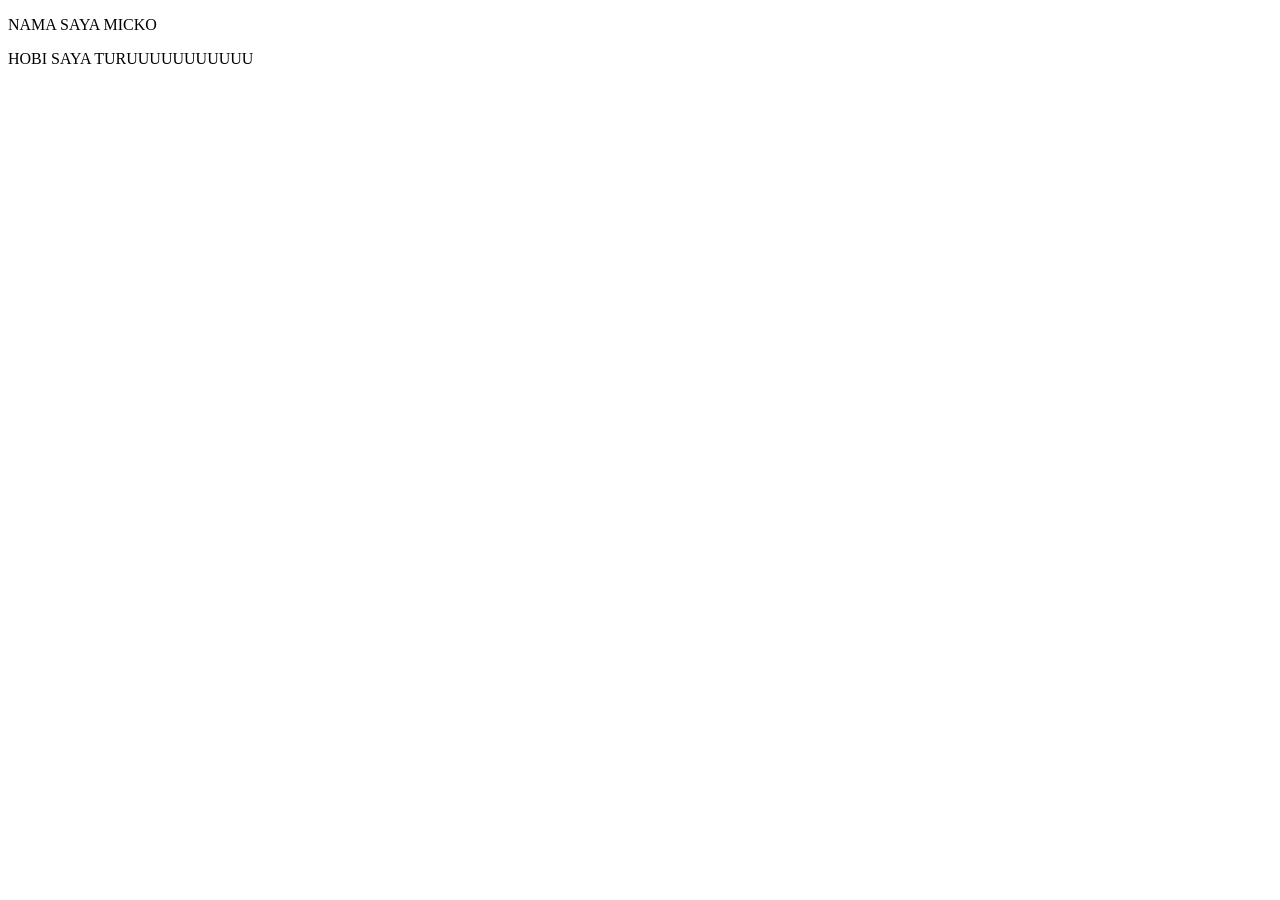
<file: index.html>
<!DOCTYPE html>
<html lang="en">
<head>
    <meta charset="UTF-8">
    <meta name="viewport" content="width=device-width, initial-scale=1.0">
    <title>Document</title>
</head>
<body>
    <p id="P1">NAMA SAYA MICKO</p>
    <P class="p2">HOBI SAYA TURUUUUUUUUUUU</P>
</body>
</html>
</file>
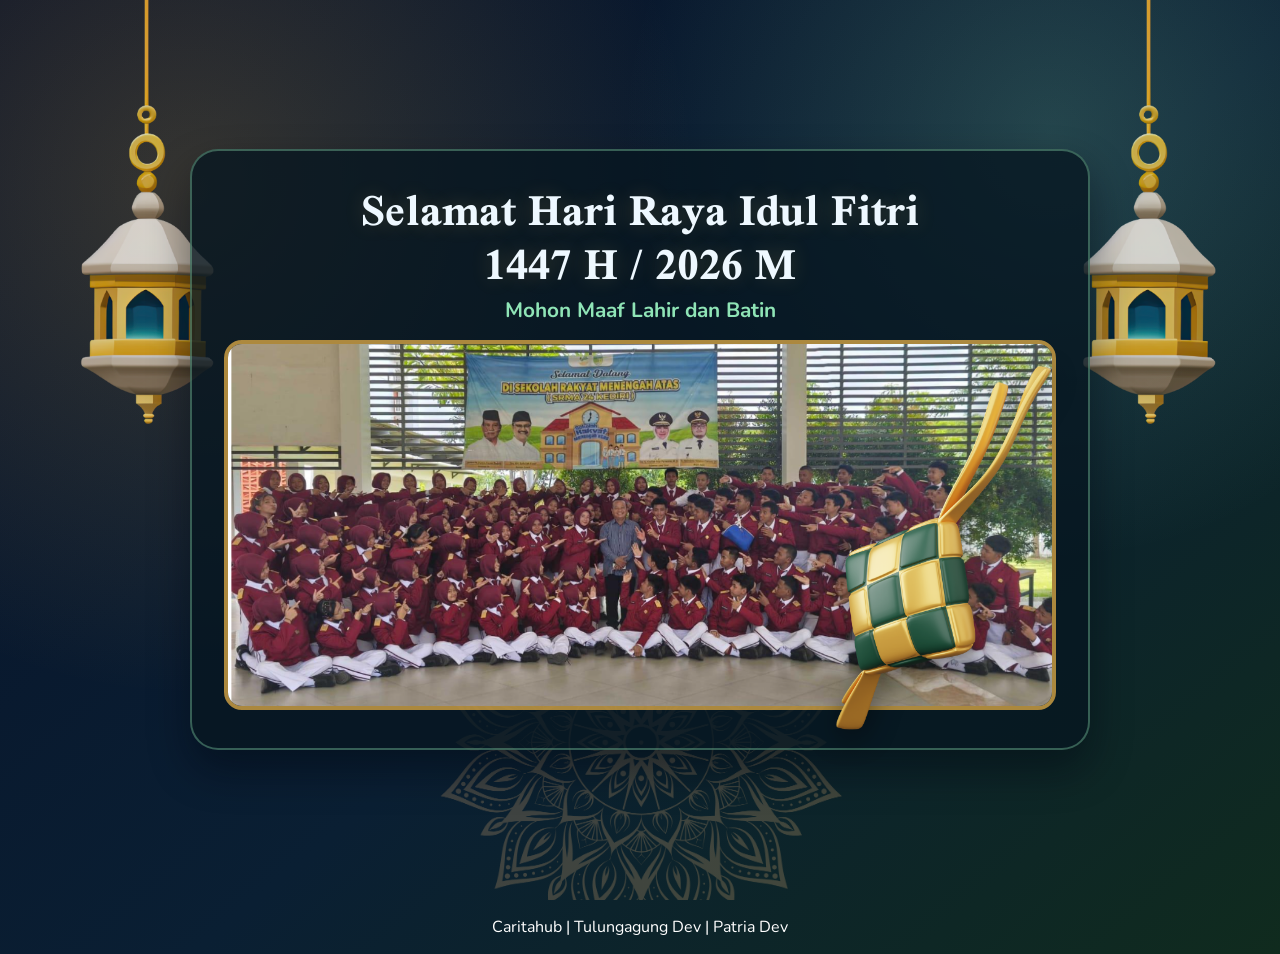
<file: LATIHAN SR/.vscode/ucapan/index.html>
<!DOCTYPE html>
<html lang="id">
<head>
  <meta charset="UTF-8" />
  <meta name="viewport" content="width=device-width, initial-scale=1.0" />
  <title>Ucapan Idul Fitri 1447H - Variasi 2</title>
  <link rel="preconnect" href="https://fonts.googleapis.com" />
  <link rel="preconnect" href="https://fonts.gstatic.com" crossorigin />
  <link href="https://fonts.googleapis.com/css2?family=Scheherazade+New:wght@700&family=Nunito:wght@400;600;700&display=swap" rel="stylesheet" />
  <link rel="stylesheet" href="style.css" />
</head>
<body>
  <section class="eid-card">
    <img class="lantern lantern-left" src="assets/lentera2.png" alt="Lentera kiri" />
    <img class="lantern lantern-right" src="assets/lentera2.png" alt="Lentera kanan" />
    <img class="ornament" src="assets/ornament.png" alt="Ornamen" />

    <div class="text-box">
      <h1>Selamat Hari Raya Idul Fitri<br />1447 H / 2026 M</h1>
      <p>Mohon Maaf Lahir dan Batin</p>
      <figure>
        <img src="assets/Cuplikan layar 2026-02-17 144634.png" alt="Placeholder foto keluarga" />
        <img class="ketupat" src="assets/ketupat.png" alt="Ketupat" />
      </figure>
    </div>
  </section>
  <footer style="text-align: center; color: white; padding: 16px 0;">Caritahub | Tulungagung Dev | Patria Dev</footer>
</body>
</html>
</file>
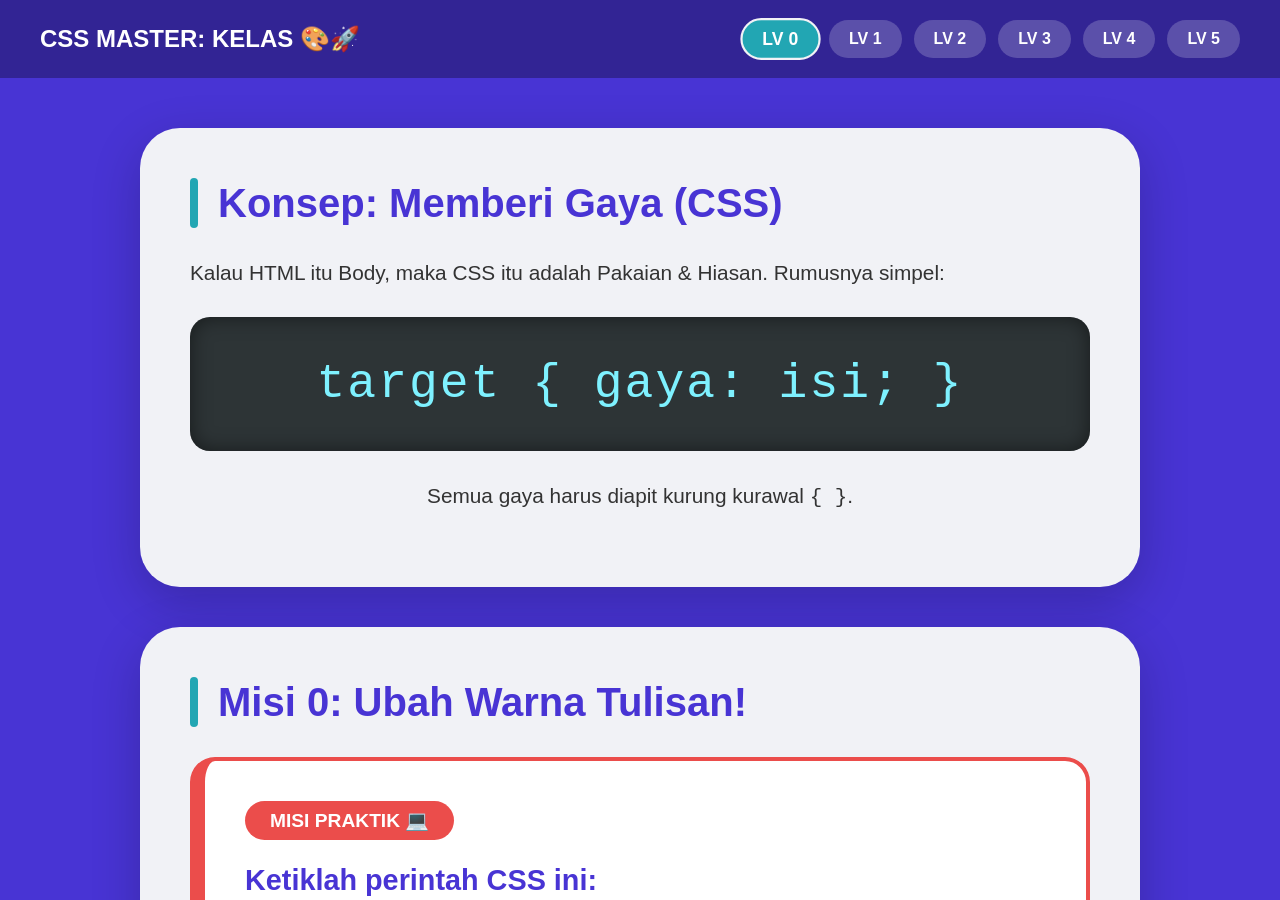
<file: LATIHAN CODING/CSS MASTER - Edisi Kelas 🎨🏰.html>
<!DOCTYPE html>
<!-- saved from url=(0061)https://ebadrus.my.id/materi/CSS_MASTER_SLIDER_CLASSROOM.html -->
<html lang="id"><head><meta http-equiv="Content-Type" content="text/html; charset=UTF-8">
    
    <meta name="viewport" content="width=device-width, initial-scale=1.0">
    <title>CSS MASTER - Edisi Kelas 🎨🏰</title>
    <link href="./CSS MASTER - Edisi Kelas 🎨🏰_files/css2" rel="stylesheet">
    <style>
        :root {
            --bg-purple: #4834d4;
            --card-white: #f1f2f6;
            --primary: #22a6b3;
            --accent: #eb4d4b;
            --dark: #2d3436;
        }

        * {
            box-sizing: border-box;
            margin: 0;
            padding: 0;
        }

        body {
            font-family: 'Outfit', sans-serif;
            background-color: var(--bg-purple);
            color: var(--dark);
            height: 100vh;
            overflow: hidden;
            display: flex;
            flex-direction: column;
        }

        /* Nav & Menu */
        nav {
            padding: 20px 40px;
            display: flex;
            justify-content: space-between;
            align-items: center;
            background: rgba(0, 0, 0, 0.3);
            color: white;
            z-index: 100;
        }

        .level-pills {
            display: flex;
            gap: 12px;
        }

        .pill {
            padding: 8px 18px;
            border-radius: 50px;
            background: rgba(255, 255, 255, 0.2);
            font-size: 1rem;
            font-weight: 800;
            cursor: pointer;
            transition: 0.3s;
            border: 2px solid transparent;
        }

        .pill.active {
            background: var(--primary);
            color: white;
            border-color: var(--card-white);
            transform: scale(1.1);
        }

        /* Slider Engine */
        .master-slider {
            flex: 1;
            display: flex;
            width: 600%;
            transition: transform 0.6s cubic-bezier(0.85, 0, 0.15, 1);
            overflow: hidden;
            min-height: 0;
        }

        .level-section {
            width: 100vw;
            height: 100%;
            overflow-y: auto;
            padding: 50px 20px;
            display: block;
        }

        /* Card Worksheet Style */
        .card {
            background: var(--card-white);
            width: 100%;
            max-width: 1000px;
            border-radius: 40px;
            padding: 50px;
            margin: 0 auto 40px auto;
            box-shadow: 0 15px 50px rgba(0, 0, 0, 0.2);
            position: relative;
            animation: cardSlide 0.5s ease-out;
        }

        @keyframes cardSlide {
            from {
                opacity: 0;
                transform: translateY(40px);
            }

            to {
                opacity: 1;
                transform: translateY(0);
            }
        }

        .section-header {
            display: flex;
            align-items: center;
            margin-bottom: 30px;
        }

        .decor-bar {
            width: 8px;
            height: 50px;
            background: var(--primary);
            border-radius: 10px;
            margin-right: 20px;
        }

        h2 {
            font-size: 2.5rem;
            color: var(--bg-purple);
            font-weight: 800;
        }

        h3 {
            font-size: 1.6rem;
            margin-bottom: 20px;
            color: var(--dark);
            font-weight: 700;
        }

        p {
            font-size: 1.3rem;
            margin-bottom: 25px;
            line-height: 1.4;
            color: #333;
        }

        /* Concept Display */
        .big-code-display {
            background: var(--dark);
            color: #7ef1ff;
            padding: 40px;
            border-radius: 20px;
            text-align: center;
            font-family: 'JetBrains Mono', monospace;
            font-size: 3rem;
            margin: 30px 0;
            letter-spacing: 2px;
            box-shadow: inset 0 0 20px rgba(0, 0, 0, 0.5);
        }

        .live-preview {
            background: white;
            border: 4px solid #ddd;
            border-radius: 20px;
            padding: 30px;
            margin-top: 20px;
            min-height: 150px;
            display: flex;
            justify-content: center;
            align-items: center;
            text-align: center;
            font-size: 2rem;
            color: black;
            overflow: hidden;
        }

        /* Mission Boxes */
        .mission-box {
            background: white;
            border: 4px solid var(--accent);
            border-left: 15px solid var(--accent);
            padding: 40px;
            border-radius: 25px;
            margin-top: 10px;
        }

        .error-card {
            border: 5px solid #bdc3c7;
            background: #fffcf0;
            border-left: 15px solid #34495e;
        }

        .step-label {
            background: var(--accent);
            color: white;
            padding: 8px 25px;
            border-radius: 50px;
            font-size: 1.2rem;
            font-weight: 800;
            display: inline-block;
            margin-bottom: 20px;
        }

        .detective-label {
            background: #34495e;
            color: white;
            padding: 8px 25px;
            border-radius: 50px;
            font-size: 1.2rem;
            font-weight: 800;
            display: inline-block;
            margin-bottom: 20px;
        }

        .misi-teks {
            font-size: 1.8rem;
            font-weight: 800;
            color: var(--bg-purple);
            margin-bottom: 15px;
        }

        .type-this {
            background: #f1f2f6;
            padding: 20px;
            border-radius: 15px;
            font-family: 'JetBrains Mono', monospace;
            font-size: 2.2rem;
            color: #2f3542;
            text-align: center;
            border: 2px dashed #aaa;
            margin: 20px 0;
            word-break: break-all;
        }

        /* Buttons & Nav */
        button {
            background: var(--bg-purple);
            color: white;
            border: none;
            padding: 18px 36px;
            border-radius: 15px;
            font-size: 1.2rem;
            font-weight: 800;
            cursor: pointer;
            transition: 0.3s;
            margin-top: 10px;
        }

        button:hover {
            transform: scale(1.05);
            filter: brightness(1.2);
        }

        .nav-footer {
            max-width: 1000px;
            width: 100%;
            display: flex;
            justify-content: space-between;
            margin: 0 auto 100px auto;
        }

        .answer-reveal {
            display: none;
            margin-top: 30px;
            animation: fadeIn 0.4s ease;
            text-align: center;
        }

        .answer-reveal.active {
            display: block;
        }

        .correct-code {
            background: #d4edda;
            color: #155724;
            padding: 15px;
            border-radius: 10px;
            font-family: 'JetBrains Mono', monospace;
            font-size: 1.8rem;
            margin-bottom: 15px;
            border: 2px solid #c3e6cb;
            text-align: left;
        }
    </style>
</head>

<body>

    <nav>
        <div style="font-weight: 800; font-size: 1.5rem;">CSS MASTER: KELAS 🎨🚀</div>
        <div class="level-pills" id="pills">
            <div class="pill active" onclick="navTo(0)">LV 0</div>
            <div class="pill" onclick="navTo(1)">LV 1</div>
            <div class="pill" onclick="navTo(2)">LV 2</div>
            <div class="pill" onclick="navTo(3)">LV 3</div>
            <div class="pill" onclick="navTo(4)">LV 4</div>
            <div class="pill" onclick="navTo(5)">LV 5</div>
        </div>
    </nav>

    <main class="master-slider" id="mainSlider">

        <!-- LEVEL 0: SYNTAX -->
        <section class="level-section">
            <div class="card">
                <div class="section-header">
                    <div class="decor-bar"></div>
                    <h2>Konsep: Memberi Gaya (CSS)</h2>
                </div>
                <p>Kalau HTML itu Body, maka CSS itu adalah Pakaian &amp; Hiasan. Rumusnya simpel:</p>
                <div class="big-code-display">target { gaya: isi; }</div>
                <p style="text-align:center;">Semua gaya harus diapit kurung kurawal <code>{ }</code>.</p>
            </div>
            <div class="card">
                <div class="section-header">
                    <div class="decor-bar"></div>
                    <h2>Misi 0: Ubah Warna Tulisan!</h2>
                </div>
                <div class="mission-box">
                    <span class="step-label">MISI PRAKTIK 💻</span>
                    <p class="misi-teks">Ketiklah perintah CSS ini:</p>
                    <div class="type-this">p { color: red; }</div>
                    <button onclick="reveal(this)">LIHAT HASILNYA</button>
                    <div class="answer-reveal">
                        <div class="live-preview" style="color:red;">Tekst Paragraf Jadi Merah!</div>
                    </div>
                </div>
            </div>
            <div class="card error-card">
                <span class="detective-label">MISI DETEKTIF 🕵️‍♂️</span>
                <p class="misi-teks">Ada yang lupa! Penutup titik-koma (;) itu wajib.</p>
                <div class="type-this" style="color:var(--accent);">h1 { color: blue }</div>
                <button onclick="reveal(this)">BETULKAN KODENYA</button>
                <div class="answer-reveal">
                    <div class="correct-code">h1 { color: blue; }</div>
                    <div class="live-preview" style="color:blue; font-weight:800; font-size:3rem;">HASIL BIRU</div>
                </div>
            </div>
            <div class="nav-footer">
                <div></div><button onclick="navTo(1)">LANJUT LEVEL 1 →</button>
            </div>
        </section>

        <!-- LEVEL 1: COLORS & BACKGROUND -->
        <section class="level-section">
            <div class="card">
                <div class="section-header">
                    <div class="decor-bar"></div>
                    <h2>Konsep: Warna &amp; Latar</h2>
                </div>
                <p>Gunakan <code>color</code> untuk huruf, dan <code>background-color</code> untuk cat dindingnya.</p>
                <div class="big-code-display">color vs background</div>
            </div>
            <div class="card">
                <div class="section-header">
                    <div class="decor-bar"></div>
                    <h2>Misi 1: Warnai Kotak!</h2>
                </div>
                <div class="mission-box">
                    <span class="step-label">MISI PRAKTIK 💻</span>
                    <p class="misi-teks">Ketiklah perintah background ini:</p>
                    <div class="type-this">div { background-color: yellow; }</div>
                    <button onclick="reveal(this)">LIHAT HASILNYA</button>
                    <div class="answer-reveal">
                        <div class="live-preview" style="background-color:yellow; border:2px solid gold;">KOTAK KUNING
                        </div>
                    </div>
                </div>
            </div>
            <div class="card error-card">
                <span class="detective-label">MISI DETEKTIF 🕵️‍♂️</span>
                <p class="misi-teks">Namanya salah! Gak ada property ini.</p>
                <div class="type-this" style="color:var(--accent);">p { color-text: green; }</div>
                <button onclick="reveal(this)">BETULKAN NAMANYA</button>
                <div class="answer-reveal">
                    <div class="correct-code">p { color: green; }</div>
                    <div class="live-preview" style="color:green;">Teks Jadi Hijau</div>
                </div>
            </div>
            <div class="nav-footer"><button onclick="navTo(0)">← KEMBALI</button><button onclick="navTo(2)">LANJUT LEVEL
                    2 →</button></div>
        </section>

        <!-- LEVEL 2: TYPOGRAPHY -->
        <section class="level-section">
            <div class="card">
                <div class="section-header">
                    <div class="decor-bar"></div>
                    <h2>Konsep: Mengatur Ukuran</h2>
                </div>
                <p>Mau tulisan Raksasa atau Kecil? Pakai <code>font-size</code> dengan satuan <b>px</b>.</p>
                <div class="big-code-display">font-size: 50px;</div>
            </div>
            <div class="card">
                <div class="section-header">
                    <div class="decor-bar"></div>
                    <h2>Misi 2: Bikin Tulisan Gede</h2>
                </div>
                <div class="mission-box">
                    <span class="step-label">MISI PRAKTIK 💻</span>
                    <p class="misi-teks">Ketiklah ukuran font ini:</p>
                    <div class="type-this">h1 { font-size: 80px; }</div>
                    <button onclick="reveal(this)">LIHAT HASILNYA</button>
                    <div class="answer-reveal">
                        <div class="live-preview" style="font-size:80px; font-weight:800;">RAKSASA!</div>
                    </div>
                </div>
            </div>
            <div class="card error-card">
                <span class="detective-label">MISI DETEKTIF 🕵️‍♂️</span>
                <p class="misi-teks">Hati-hati, lupa kasih satuan "px"!</p>
                <div class="type-this" style="color:var(--accent);">p { font-size: 30; }</div>
                <button onclick="reveal(this)">BETULKAN SATUANNYA</button>
                <div class="answer-reveal">
                    <div class="correct-code">p { font-size: 30px; }</div>
                    <div class="live-preview" style="font-size:30px;">Ukuran 30 Pixel</div>
                </div>
            </div>
            <div class="nav-footer"><button onclick="navTo(1)">← KEMBALI</button><button onclick="navTo(3)">LANJUT LEVEL
                    3 →</button></div>
        </section>

        <!-- LEVEL 3: PADDING & BORDER -->
        <section class="level-section">
            <div class="card">
                <div class="section-header">
                    <div class="decor-bar"></div>
                    <h2>Konsep: Jarak Dalam &amp; Bingkai</h2>
                </div>
                <p><b>Padding</b> adalah jarak udara di dalam kotak. <b>Border</b> adalah garis bingkainya.</p>
                <div class="big-code-display">padding &amp; border</div>
            </div>
            <div class="card">
                <div class="section-header">
                    <div class="decor-bar"></div>
                    <h2>Misi 3: Buat Bingkai Tebal</h2>
                </div>
                <div class="mission-box">
                    <span class="step-label">MISI PRAKTIK 💻</span>
                    <p class="misi-teks">Ketiklah gaya bingkai ini:</p>
                    <div class="type-this">div { border: 10px solid black; }</div>
                    <button onclick="reveal(this)">LIHAT HASILNYA</button>
                    <div class="answer-reveal">
                        <div class="live-preview" style="border:10px solid black; padding: 20px;">BINGKAI TEBAL</div>
                    </div>
                </div>
            </div>
            <div class="card error-card">
                <span class="detective-label">MISI DETEKTIF 🕵️‍♂️</span>
                <p class="misi-teks">Tanda titik-duanya tertukar!</p>
                <div class="type-this" style="color:var(--accent);">p { padding; 40px: }</div>
                <button onclick="reveal(this)">BETULKAN TANDANYA</button>
                <div class="answer-reveal">
                    <div class="correct-code">p { padding: 40px; }</div>
                    <div class="live-preview">
                        <div style="background:#eee; padding:40px; border:1px dashed #aaa;">ISI BERJARAK</div>
                    </div>
                </div>
            </div>
            <div class="nav-footer"><button onclick="navTo(2)">← KEMBALI</button><button onclick="navTo(4)">LANJUT LEVEL
                    4 →</button></div>
        </section>

        <!-- LEVEL 4: MARGIN & RADIUS -->
        <section class="level-section">
            <div class="card">
                <div class="section-header">
                    <div class="decor-bar"></div>
                    <h2>Konsep: Jarak Luar &amp; Sudut</h2>
                </div>
                <p><b>Margin</b> adalah menjauhkan kotak dari tetangga. <b>Border-radius</b> untuk membulatkan sudut.
                </p>
                <div class="big-code-display">radius = Bulat</div>
            </div>
            <div class="card">
                <div class="section-header">
                    <div class="decor-bar"></div>
                    <h2>Misi 4: Bikin Lingkaran!</h2>
                </div>
                <div class="mission-box">
                    <span class="step-label">MISI PRAKTIK 💻</span>
                    <p class="misi-teks">Ketiklah angka bulat ini:</p>
                    <div class="type-this">div { border: 1px solid red; border-radius: 50px; }</div>
                    <button onclick="reveal(this)">LIHAT HASILNYA</button>
                    <div class="answer-reveal">
                        <div class="live-preview" style="background:var(--primary); width:150px; height:150px; border-radius:50px; color:white;">
                            BULAT</div>
                    </div>
                </div>
            </div>
            <div class="card error-card">
                <span class="detective-label">MISI DETEKTIF 🕵️‍♂️</span>
                <p class="misi-teks">Typo di nama property! Gak jalan deh.</p>
                <div class="type-this" style="color:var(--accent);">div { border-bunder: 20px; }</div>
                <button onclick="reveal(this)">BETULKAN NAMANYA</button>
                <div class="answer-reveal">
                    <div class="correct-code">div { border-radius: 20px; }</div>
                    <div class="live-preview" style="border:4px solid var(--primary); border-radius:20px; padding:20px;">LENGKUNG</div>
                </div>
            </div>
            <div class="nav-footer"><button onclick="navTo(3)">← KEMBALI</button><button onclick="navTo(5)">LANJUT LEVEL
                    5 →</button></div>
        </section>

        <!-- LEVEL 5: MEGA GAME -->
        <section class="level-section">
            <div class="card" style="background: var(--dark); text-align: center; color: white; padding: 60px;">
                <h2 style="color: #7ef1ff; font-size: 4rem;">CSS MEGA GAME! 🎯🎨</h2>
                <p style="font-size: 1.5rem;">Tebak perubahan apa yang terjadi pada kotak Putih!</p>
            </div>

            <!-- CHALLENGE 1 -->
            <div class="card">
                <span class="game-label">RONDE #1</span>
                <div class="type-this">div { background: red; }</div>
                <button onclick="reveal(this)">TEBAK HASILNYA</button>
                <div class="answer-reveal">
                    <div class="live-preview" style="background:red;">JADI MERAH!</div>
                </div>
            </div>

            <!-- CHALLENGE 2 -->
            <div class="card">
                <span class="game-label">RONDE #2</span>
                <div class="type-this">div { font-size: 10px; }</div>
                <button onclick="reveal(this)">TEBAK HASILNYA</button>
                <div class="answer-reveal">
                    <div class="live-preview" style="font-size:10px;">JADI KECIL SEKALI</div>
                </div>
            </div>

            <!-- CHALLENGE 3 -->
            <div class="card">
                <span class="game-label">RONDE #3</span>
                <div class="type-this">div { border: 10px solid blue; }</div>
                <button onclick="reveal(this)">TEBAK HASILNYA</button>
                <div class="answer-reveal">
                    <div class="live-preview" style="border:10px solid blue;">BINGKAI BIRU TEBAL</div>
                </div>
            </div>

            <!-- FINAL BOSS 🔥 -->
            <div class="card" style="border: 10px solid var(--accent);">
                <div style="text-align:center; margin-bottom: 20px;">
                    <span style="background:var(--accent); color:white; padding: 15px 40px; border-radius: 50px; font-weight: 800; font-size: 2.5rem;">FINAL
                        BOSS CSS! 🔥🐉</span>
                </div>
                <div class="type-this" style="font-size: 1.5rem; text-align: left; background: #2d3436; color: #fff;">
                    h1 {<br>
                    &nbsp;&nbsp;color: white;<br>
                    &nbsp;&nbsp;background: #eb4d4b;<br>
                    &nbsp;&nbsp;padding: 30px;<br>
                    &nbsp;&nbsp;border-radius: 50px;<br>
                    &nbsp;&nbsp;border: 10px solid gold;<br>
                    }
                </div>
                <button onclick="reveal(this)" style="width:100%; height: 80px; font-size: 2rem; background: var(--accent);">LIHAT HASIL
                    TERKECE!</button>
                <div class="answer-reveal">
                    <div class="live-preview" style="background: #eb4d4b; color: white; padding: 30px; border-radius: 50px; border: 10px solid gold; transform: scale(1.1);">
                        JUARA CODING!
                    </div>
                </div>
            </div>

            <!-- CELEBRATION -->
            <div class="card" style="text-align: center; background: var(--bg-purple); color: white; padding: 80px;">
                <h2 style="color: white; font-size: 5rem;">LULUS CSS! 🏆🎨</h2>
                <p style="font-size: 2rem;">Kalian sekarang adalah Desainer Website!</p>
                <button onclick="location.reload()" style="background:var(--primary); margin-top: 40px; font-size: 2rem; padding: 30px 60px;">MAIN
                    LAGI</button>
            </div>

            <div class="nav-footer"><button onclick="navTo(4)">← KEMBALI</button>
                <div></div>
            </div>
        </section>

    </main>

    <script>
        function navTo(num) {
            const slider = document.getElementById('mainSlider');
            slider.style.transform = `translateX(-${num * 100}vw)`;
            const pills = document.querySelectorAll('.pill');
            pills.forEach((p, idx) => {
                if (idx === num) p.classList.add('active');
                else p.classList.remove('active');
            });
            document.querySelectorAll('.level-section').forEach(sec => sec.scrollTop = 0);
        }

        function reveal(btn) {
            const revealArea = btn.nextElementSibling;
            revealArea.classList.toggle('active');
            const isBoss = btn.innerText.includes("BOSS");
            btn.innerText = revealArea.classList.contains('active') ? "SEMBUNYIKAN" : (isBoss ? "LIHAT HASIL TERKECE!" : "LIHAT JAWABAN BENAR");
        }
    </script>


</body></html>
</file>
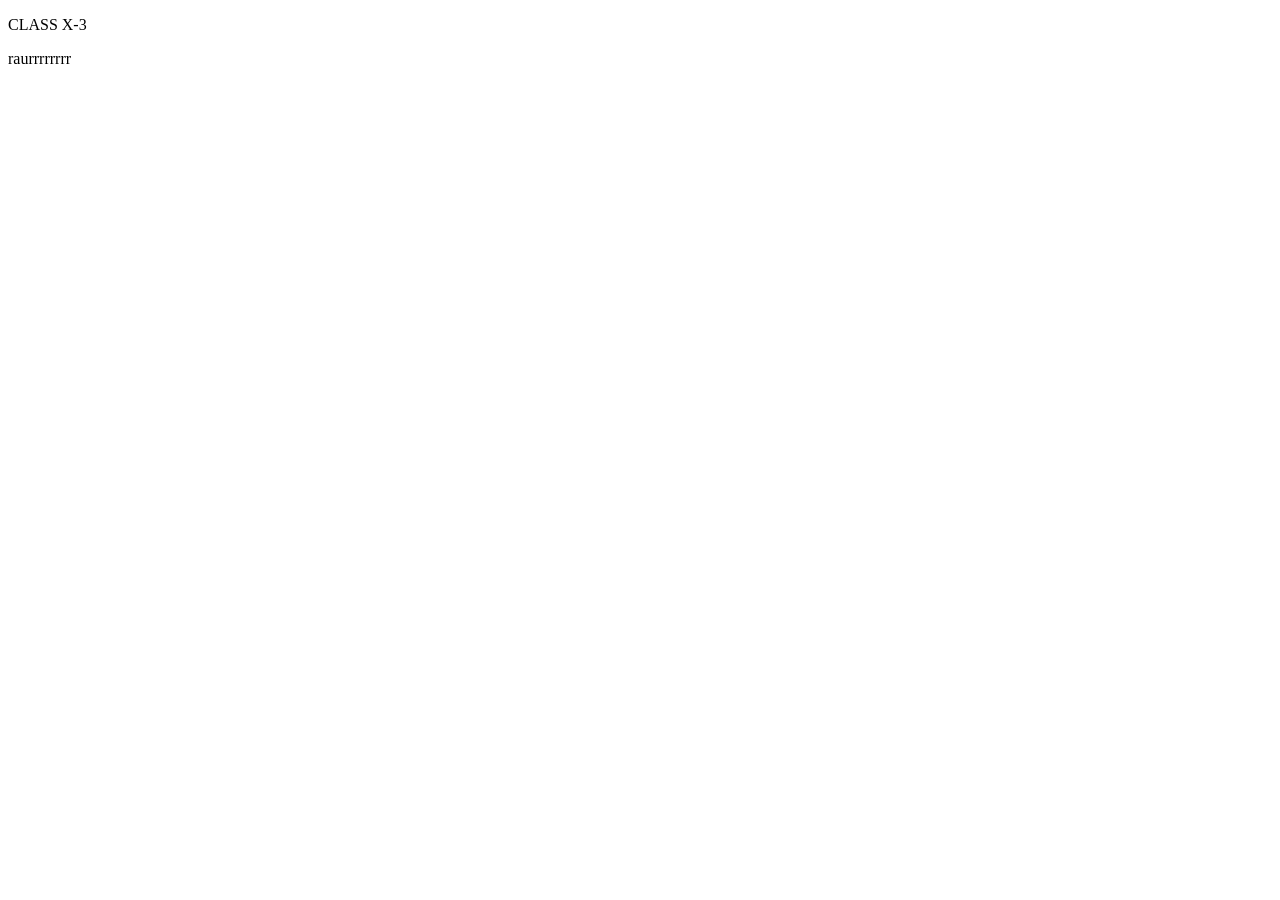
<file: LATIHAN CODING/gok.html>
<!DOCTYPE html>
<html lang="en">
<head>
    <meta charset="UTF-8">
    <meta name="viewport" content="width=device-width, initial-scale=1.0">
    <title>tes codingan gweh</title>
</head>
<body>
    <div class="container">
        <p>CLASS X-3</p>
    </div>
    <p>raurrrrrrrr</p>
</body>
</html>
</file>
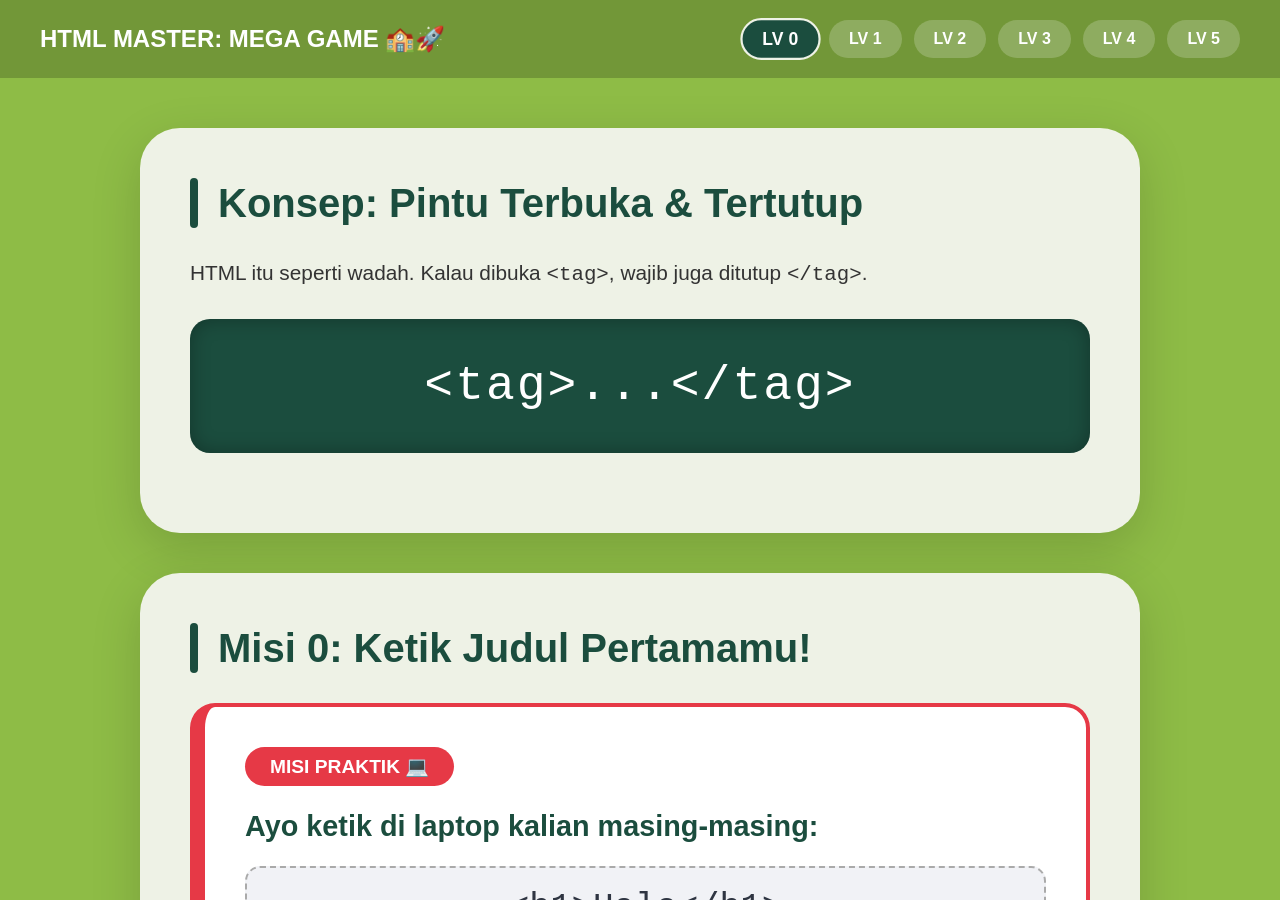
<file: LATIHAN CODING/HTML MASTER - Edisi Mega Kelas 🏫🔥.html>
<!DOCTYPE html>
<!-- saved from url=(0062)https://ebadrus.my.id/materi/HTML_MASTER_SLIDER_CLASSROOM.html -->
<html lang="id"><head><meta http-equiv="Content-Type" content="text/html; charset=UTF-8">
    
    <meta name="viewport" content="width=device-width, initial-scale=1.0">
    <title>HTML MASTER - Edisi Mega Kelas 🏫🔥</title>
    <link href="./HTML MASTER - Edisi Mega Kelas 🏫🔥_files/css2" rel="stylesheet">
    <style>
        :root {
            --bg-green: #8ebc46;
            --card-white: #eef2e6;
            --primary: #1B4D3E;
            --accent: #E63946;
            --dark: #2d3436;
        }

        * {
            box-sizing: border-box;
            margin: 0;
            padding: 0;
        }

        body {
            font-family: 'Outfit', sans-serif;
            background-color: var(--bg-green);
            color: var(--dark);
            height: 100vh;
            overflow: hidden;
            display: flex;
            flex-direction: column;
        }

        /* Nav & Menu */
        nav {
            padding: 20px 40px;
            display: flex;
            justify-content: space-between;
            align-items: center;
            background: rgba(0, 0, 0, 0.2);
            color: white;
            z-index: 100;
        }

        .level-pills {
            display: flex;
            gap: 12px;
        }

        .pill {
            padding: 8px 18px;
            border-radius: 50px;
            background: rgba(255, 255, 255, 0.2);
            font-size: 1rem;
            font-weight: 800;
            cursor: pointer;
            transition: 0.3s;
            border: 2px solid transparent;
        }

        .pill.active {
            background: var(--primary);
            color: white;
            border-color: var(--card-white);
            transform: scale(1.1);
        }

        /* Slider Engine */
        .master-slider {
            flex: 1;
            display: flex;
            width: 600%;
            transition: transform 0.6s cubic-bezier(0.85, 0, 0.15, 1);
            overflow: hidden;
            min-height: 0;
        }

        .level-section {
            width: 100vw;
            height: 100%;
            overflow-y: auto;
            padding: 50px 20px;
            display: block;
        }

        /* Card Worksheet Style */
        .card {
            background: var(--card-white);
            width: 100%;
            max-width: 1000px;
            border-radius: 40px;
            padding: 50px;
            margin: 0 auto 40px auto;
            box-shadow: 0 15px 50px rgba(0, 0, 0, 0.15);
            position: relative;
            animation: cardSlide 0.5s ease-out;
        }

        @keyframes cardSlide {
            from {
                opacity: 0;
                transform: translateY(40px);
            }

            to {
                opacity: 1;
                transform: translateY(0);
            }
        }

        .section-header {
            display: flex;
            align-items: center;
            margin-bottom: 30px;
        }

        .decor-bar {
            width: 8px;
            height: 50px;
            background: var(--primary);
            border-radius: 10px;
            margin-right: 20px;
        }

        h2 {
            font-size: 2.5rem;
            color: var(--primary);
            font-weight: 800;
        }

        h3 {
            font-size: 1.6rem;
            margin-bottom: 20px;
            color: var(--dark);
            font-weight: 700;
        }

        p {
            font-size: 1.3rem;
            margin-bottom: 25px;
            line-height: 1.4;
            color: #333;
        }

        /* Concept Display */
        .big-code-display {
            background: var(--primary);
            color: white;
            padding: 40px;
            border-radius: 20px;
            text-align: center;
            font-family: 'JetBrains Mono', monospace;
            font-size: 3rem;
            margin: 30px 0;
            letter-spacing: 2px;
            box-shadow: inset 0 0 20px rgba(0, 0, 0, 0.3);
        }

        .live-preview {
            background: white;
            border: 4px solid #ddd;
            border-radius: 20px;
            padding: 30px;
            margin-top: 20px;
            min-height: 120px;
            text-align: left;
        }

        .live-preview h1 {
            font-size: 3rem;
            margin: 0;
            line-height: 1.2;
            text-align: left;
        }

        .live-preview h2 {
            font-size: 2.2rem;
            margin: 0 0 10px 0;
            line-height: 1.2;
            text-align: left;
        }

        .live-preview p {
            font-size: 1.5rem;
            margin: 0;
            line-height: 1.3;
            text-align: left;
        }

        .live-preview a {
            color: blue;
            text-decoration: underline;
            font-size: 1.5rem;
        }

        .live-preview ul {
            font-size: 1.5rem;
            margin-left: 40px;
        }

        .live-preview b {
            font-weight: 900;
            color: #000;
        }

        .live-preview i {
            font-style: italic;
        }

        /* Mission Boxes */
        .mission-box {
            background: white;
            border: 4px solid var(--accent);
            border-left: 15px solid var(--accent);
            padding: 40px;
            border-radius: 25px;
            margin-top: 10px;
        }

        .error-card {
            border: 5px solid #bdc3c7;
            background: #fffcf0;
            border-left: 15px solid #34495e;
        }

        .step-label {
            background: var(--accent);
            color: white;
            padding: 8px 25px;
            border-radius: 50px;
            font-size: 1.2rem;
            font-weight: 800;
            display: inline-block;
            margin-bottom: 20px;
        }

        .detective-label {
            background: #34495e;
            color: white;
            padding: 8px 25px;
            border-radius: 50px;
            font-size: 1.2rem;
            font-weight: 800;
            display: inline-block;
            margin-bottom: 20px;
        }

        .misi-teks {
            font-size: 1.8rem;
            font-weight: 800;
            color: var(--primary);
            margin-bottom: 15px;
        }

        .type-this {
            background: #f1f2f6;
            padding: 20px;
            border-radius: 15px;
            font-family: 'JetBrains Mono', monospace;
            font-size: 2.2rem;
            color: #2f3542;
            text-align: center;
            border: 2px dashed #aaa;
            margin: 20px 0;
            word-break: break-all;
        }

        /* Guessing Game Style */
        .guess-card {
            border: 5px solid #bdc3c7;
            background: #fff;
        }

        .game-label {
            background: var(--primary);
            color: white;
            padding: 10px 30px;
            border-radius: 30px;
            display: inline-block;
            font-weight: 800;
            margin-bottom: 20px;
            font-size: 1.2rem;
        }

        /* Buttons & Nav */
        button {
            background: var(--primary);
            color: white;
            border: none;
            padding: 18px 36px;
            border-radius: 15px;
            font-size: 1.2rem;
            font-weight: 800;
            cursor: pointer;
            transition: 0.3s;
            margin-top: 10px;
        }

        button:hover {
            transform: scale(1.05);
        }

        .nav-footer {
            max-width: 1000px;
            width: 100%;
            display: flex;
            justify-content: space-between;
            margin: 0 auto 100px auto;
        }

        .answer-reveal {
            display: none;
            margin-top: 30px;
            animation: fadeIn 0.4s ease;
            text-align: center;
        }

        .answer-reveal.active {
            display: block;
        }

        .correct-code {
            background: #d4edda;
            color: #155724;
            padding: 15px;
            border-radius: 10px;
            font-family: 'JetBrains Mono', monospace;
            font-size: 1.5rem;
            margin-bottom: 15px;
            border: 2px solid #c3e6cb;
            text-align: left;
        }
    </style>
</head>

<body>

    <nav>
        <div style="font-weight: 800; font-size: 1.5rem;">HTML MASTER: MEGA GAME 🏫🚀</div>
        <div class="level-pills" id="pills">
            <div class="pill active" onclick="navTo(0)">LV 0</div>
            <div class="pill" onclick="navTo(1)">LV 1</div>
            <div class="pill" onclick="navTo(2)">LV 2</div>
            <div class="pill" onclick="navTo(3)">LV 3</div>
            <div class="pill" onclick="navTo(4)">LV 4</div>
            <div class="pill" onclick="navTo(5)">LV 5</div>
        </div>
    </nav>

    <main class="master-slider" id="mainSlider">

        <!-- LEVEL 0 to 4 remain same (Concept + Practice + Detective) -->
        <!-- LEVEL 0 -->
        <section class="level-section">
            <div class="card">
                <div class="section-header">
                    <div class="decor-bar"></div>
                    <h2>Konsep: Pintu Terbuka &amp; Tertutup</h2>
                </div>
                <p>HTML itu seperti wadah. Kalau dibuka <code>&lt;tag&gt;</code>, wajib juga ditutup
                    <code>&lt;/tag&gt;</code>.</p>
                <div class="big-code-display">&lt;tag&gt;...&lt;/tag&gt;</div>
            </div>
            <div class="card">
                <div class="section-header">
                    <div class="decor-bar"></div>
                    <h2>Misi 0: Ketik Judul Pertamamu!</h2>
                </div>
                <div class="mission-box">
                    <span class="step-label">MISI PRAKTIK 💻</span>
                    <p class="misi-teks">Ayo ketik di laptop kalian masing-masing:</p>
                    <div class="type-this">&lt;h1&gt;Halo&lt;/h1&gt;</div>
                    <button onclick="reveal(this)">LIHAT HASILNYA</button>
                    <div class="answer-reveal">
                        <div class="live-preview">
                            <h1>Halo</h1>
                        </div>
                    </div>
                </div>
            </div>
            <div class="card error-card">
                <div class="section-header">
                    <div class="decor-bar"></div>
                    <h2>Misi Detektif: Cari Kesalahannya!</h2>
                </div>
                <div class="mission-box" style="border:none; padding:0;">
                    <span class="detective-label">MISI DETEKTIF 🕵️‍♂️</span>
                    <p class="misi-teks">Kode ini rusak! Ada yang kurang...</p>
                    <div class="type-this" style="color:var(--accent);">&lt;h1&gt;Halo Dunia&lt;/h&gt;</div>
                    <button onclick="reveal(this)">LIHAT JAWABAN BENAR</button>
                    <div class="answer-reveal">
                        <div class="correct-code">&lt;h1&gt;Halo Dunia&lt;/h1&gt;</div>
                        <div class="live-preview">
                            <h1>Halo Dunia</h1>
                        </div>
                    </div>
                </div>
            </div>
            <div class="nav-footer">
                <div></div><button onclick="navTo(1)">LANJUT LEVEL 1 →</button>
            </div>
        </section>

        <!-- LEVEL 1 to 4 (Simplified for brevity but same as previous merged logic) -->
        <!-- LEVEL 1 -->
        <section class="level-section">
            <div class="card">
                <div class="section-header">
                    <div class="decor-bar"></div>
                    <h2>Konsep: Judul vs Cerita</h2>
                </div>
                <div class="big-code-display">h1 vs p</div>
            </div>
            <div class="card">
                <div class="mission-box"><span class="step-label">MISI PRAKTIK 💻</span>
                    <p class="misi-teks">Ketik cerita ini:</p>
                    <div class="type-this">&lt;p&gt;Aku Jago&lt;/p&gt;</div><button onclick="reveal(this)">LIHAT
                        HASIL</button>
                    <div class="answer-reveal">
                        <div class="live-preview">
                            <p>Aku Jago</p>
                        </div>
                    </div>
                </div>
            </div>
            <div class="card error-card"><span class="detective-label">MISI DETEKTIF 🕵️‍♂️</span>
                <div class="type-this" style="color:var(--accent);">&lt;h1&gt;Tulisan biasa...&lt;/h1&gt;</div><button onclick="reveal(this)">BETULKAN</button>
                <div class="answer-reveal">
                    <div class="correct-code">&lt;p&gt;Tulisan biasa...&lt;/p&gt;</div>
                    <div class="live-preview">
                        <p>Tulisan biasa...</p>
                    </div>
                </div>
            </div>
            <div class="nav-footer"><button onclick="navTo(0)">← KEMBALI</button><button onclick="navTo(2)">LANJUT LEVEL
                    2 →</button></div>
        </section>

        <!-- LEVEL 2 -->
        <section class="level-section">
            <div class="card">
                <div class="section-header">
                    <div class="decor-bar"></div>
                    <h2>Konsep: Link Alamat (href)</h2>
                </div>
                <div class="big-code-display">href="alamat"</div>
            </div>
            <div class="card">
                <div class="mission-box"><span class="step-label">MISI PRAKTIK 💻</span>
                    <p class="misi-teks">Ketik link ini:</p>
                    <div class="type-this" style="font-size:1.8rem;">&lt;a href="go.com"&gt;Klik&lt;/a&gt;</div><button onclick="reveal(this)">LIHAT HASIL</button>
                    <div class="answer-reveal">
                        <div class="live-preview"><a href="https://ebadrus.my.id/materi/HTML_MASTER_SLIDER_CLASSROOM.html#">Klik</a></div>
                    </div>
                </div>
            </div>
            <div class="card error-card"><span class="detective-label">MISI DETEKTIF 🕵️‍♂️</span>
                <div class="type-this" style="color:var(--accent);">&lt;a&gt; href="link" Go&lt;/a&gt;</div><button onclick="reveal(this)">BETULKAN</button>
                <div class="answer-reveal">
                    <div class="correct-code">&lt;a href="link"&gt;Go&lt;/a&gt;</div>
                    <div class="live-preview"><a href="https://ebadrus.my.id/materi/HTML_MASTER_SLIDER_CLASSROOM.html#">Go</a></div>
                </div>
            </div>
            <div class="nav-footer"><button onclick="navTo(1)">← KEMBALI</button><button onclick="navTo(3)">LANJUT LEVEL
                    3 →</button></div>
        </section>

        <!-- LEVEL 3 -->
        <section class="level-section">
            <div class="card">
                <div class="section-header">
                    <div class="decor-bar"></div>
                    <h2>Konsep: Daftar (ul &amp; li)</h2>
                </div>
                <div class="big-code-display">ul &gt; li</div>
            </div>
            <div class="card">
                <div class="mission-box"><span class="step-label">MISI PRAKTIK 💻</span>
                    <p class="misi-teks">Ketik list ini:</p>
                    <div class="type-this" style="font-size:1.8rem; text-align:left;">
                        &lt;ul&gt;&lt;li&gt;Nasi&lt;/li&gt;&lt;/ul&gt;</div><button onclick="reveal(this)">LIHAT
                        HASIL</button>
                    <div class="answer-reveal">
                        <div class="live-preview">
                            <ul>
                                <li>Nasi</li>
                            </ul>
                        </div>
                    </div>
                </div>
            </div>
            <div class="card error-card"><span class="detective-label">MISI DETEKTIF 🕵️‍♂️</span>
                <div class="type-this" style="color:var(--accent);">&lt;li&gt;Ayam&lt;/li&gt; &lt;ul&gt;&lt;/ul&gt;
                </div><button onclick="reveal(this)">BETULKAN</button>
                <div class="answer-reveal">
                    <div class="correct-code">&lt;ul&gt;&lt;li&gt;Ayam&lt;/li&gt;&lt;/ul&gt;</div>
                    <div class="live-preview">
                        <ul>
                            <li>Ayam</li>
                        </ul>
                    </div>
                </div>
            </div>
            <div class="nav-footer"><button onclick="navTo(2)">← KEMBALI</button><button onclick="navTo(4)">LANJUT LEVEL
                    4 →</button></div>
        </section>

        <!-- LEVEL 4 -->
        <section class="level-section">
            <div class="card">
                <div class="section-header">
                    <div class="decor-bar"></div>
                    <h2>Konsep: Nesting Deep</h2>
                </div>
                <div class="big-code-display">b &gt; i ... /i &gt; /b</div>
            </div>
            <div class="card">
                <div class="mission-box"><span class="step-label">MISI PRAKTIK 💻</span>
                    <p class="misi-teks">Ketik kombinasi ini:</p>
                    <div class="type-this" style="font-size:1.8rem;">&lt;p&gt;Saya &lt;b&gt;JUARA&lt;/b&gt;&lt;/p&gt;
                    </div><button onclick="reveal(this)">LIHAT HASIL</button>
                    <div class="answer-reveal">
                        <div class="live-preview">
                            <p>Saya <b>JUARA</b></p>
                        </div>
                    </div>
                </div>
            </div>
            <div class="card error-card"><span class="detective-label">MISI DETEKTIF 🕵️‍♂️</span>
                <div class="type-this" style="color:var(--accent);">&lt;b&gt;&lt;i&gt;Test&lt;/b&gt;&lt;/i&gt;</div>
                <button onclick="reveal(this)">BETULKAN</button>
                <div class="answer-reveal">
                    <div class="correct-code">&lt;b&gt;&lt;i&gt;Test&lt;/i&gt;&lt;/b&gt;</div>
                    <div class="live-preview">
                        <p><b><i>Test</i></b></p>
                    </div>
                </div>
            </div>
            <div class="nav-footer"><button onclick="navTo(3)">← KEMBALI</button><button onclick="navTo(5)">LANJUT LEVEL
                    5 →</button></div>
        </section>

        <!-- LEVEL 5: MEGA GAME EXPANSION -->
        <section class="level-section">
            <div class="card" style="background: var(--primary); text-align: center; color: white;">
                <h2 style="color: white; font-size: 3.5rem;">MEGA GUESSING GAME! 🎮🔥</h2>
                <p style="color: #ddd; font-size: 1.5rem;">Tebaklah hasil visual dari setiap kode berikut!</p>
            </div>

            <!-- Challenge 1 -->
            <div class="card guess-card">
                <span class="game-label">SOAL #1</span>
                <div class="type-this">&lt;h1&gt;SUPER HERO&lt;/h1&gt;</div>
                <button onclick="reveal(this)">TEBAK HASILNYA</button>
                <div class="answer-reveal">
                    <div class="live-preview">
                        <h1>SUPER HERO</h1>
                    </div>
                </div>
            </div>

            <!-- Challenge 2 -->
            <div class="card guess-card">
                <span class="game-label">SOAL #2</span>
                <div class="type-this">&lt;p&gt;Saya belajar &lt;b&gt;Coding&lt;/b&gt;&lt;/p&gt;</div>
                <button onclick="reveal(this)">TEBAK HASILNYA</button>
                <div class="answer-reveal">
                    <div class="live-preview">
                        <p>Saya belajar <b>Coding</b></p>
                    </div>
                </div>
            </div>

            <!-- Challenge 3 -->
            <div class="card guess-card">
                <span class="game-label">SOAL #3</span>
                <div class="type-this" style="font-size: 1.5rem; text-align: left;">
                    &lt;ul&gt;<br>
                    &nbsp;&nbsp;&lt;li&gt;Apel&lt;/li&gt;<br>
                    &nbsp;&nbsp;&lt;li&gt;Jeruk&lt;/li&gt;<br>
                    &nbsp;&nbsp;&lt;li&gt;Mangga&lt;/li&gt;<br>
                    &lt;/ul&gt;
                </div>
                <button onclick="reveal(this)">TEBAK HASILNYA</button>
                <div class="answer-reveal">
                    <div class="live-preview">
                        <ul>
                            <li>Apel</li>
                            <li>Jeruk</li>
                            <li>Mangga</li>
                        </ul>
                    </div>
                </div>
            </div>

            <!-- Challenge 4 -->
            <div class="card guess-card">
                <span class="game-label">SOAL #4</span>
                <div class="type-this">&lt;a href="#"&gt;Klik Disini&lt;/a&gt;</div>
                <button onclick="reveal(this)">TEBAK HASILNYA</button>
                <div class="answer-reveal">
                    <div class="live-preview"><a href="https://ebadrus.my.id/materi/HTML_MASTER_SLIDER_CLASSROOM.html#">Klik Disini</a></div>
                </div>
            </div>

            <!-- Challenge 5 -->
            <div class="card guess-card">
                <span class="game-label">SOAL #5</span>
                <div class="type-this">&lt;b&gt;&lt;i&gt;Teks Miring Tebal&lt;/i&gt;&lt;/b&gt;</div>
                <button onclick="reveal(this)">TEBAK HASILNYA</button>
                <div class="answer-reveal">
                    <div class="live-preview"><b><i>Teks Miring Tebal</i></b></div>
                </div>
            </div>

            <!-- Challenge 6 -->
            <div class="card guess-card">
                <span class="game-label">SOAL #6</span>
                <div class="type-this" style="font-size: 1.8rem;">&lt;h2&gt;Info Penting&lt;/h2&gt;
                    &lt;p&gt;Rahasia...&lt;/p&gt;</div>
                <button onclick="reveal(this)">TEBAK HASILNYA</button>
                <div class="answer-reveal">
                    <div class="live-preview">
                        <h2>Info Penting</h2>
                        <p>Rahasia...</p>
                    </div>
                </div>
            </div>

            <!-- FINAL BOSS 🔥 -->
            <div class="card" style="border: 10px solid var(--accent); background: #fff;">
                <div style="text-align:center; margin-bottom: 20px;">
                    <span style="background:var(--accent); color:white; padding: 15px 40px; border-radius: 50px; font-weight: 800; font-size: 2rem;">FINAL
                        BOSS! 🔥🐲</span>
                </div>
                <p style="text-align:center; font-weight:800; font-size: 1.5rem;">Bisakah kalian menebak hasil dari kode
                    RAKSASA ini?</p>
                <div class="type-this" style="font-size: 1.2rem; text-align: left; background: #2d3436; color: #fab1a0;">
                    &lt;header&gt;<br>
                    &nbsp;&nbsp;&lt;h1&gt;MAESTRO CODING&lt;/h1&gt;<br>
                    &lt;/header&gt;<br>
                    &lt;main&gt;<br>
                    &nbsp;&nbsp;&lt;p&gt;Kalian adalah &lt;b&gt;Pemenang!&lt;/b&gt;&lt;/p&gt;<br>
                    &nbsp;&nbsp;&lt;ul&gt;<br>
                    &nbsp;&nbsp;&nbsp;&nbsp;&lt;li&gt;Juara 1 HTML&lt;/li&gt;<br>
                    &nbsp;&nbsp;&lt;/ul&gt;<br>
                    &lt;/main&gt;<br>
                    &lt;a href="#"&gt;Ambil Hadiah&lt;/a&gt;
                </div>
                <button onclick="reveal(this)" style="width:100%; height: 80px; font-size: 2rem; background: var(--accent);">LIHAT HASIL
                    AKHIR!</button>
                <div class="answer-reveal">
                    <div class="live-preview" style="border: 5px solid var(--primary); transform: scale(1.05);">
                        <div style="border-bottom: 2px solid #ccc; padding-bottom: 5px; margin-bottom: 10px;">
                            <h1>MAESTRO CODING</h1>
                        </div>
                        <p>Kalian adalah <b>Pemenang!</b></p>
                        <ul>
                            <li>Juara 1 HTML</li>
                        </ul>
                        <br>
                        <a href="https://ebadrus.my.id/materi/HTML_MASTER_SLIDER_CLASSROOM.html#">Ambil Hadiah</a>
                    </div>
                </div>
            </div>

            <!-- Celebration Card -->
            <div class="card" style="text-align: center; background: var(--primary); color: white; border-radius: 40px; padding: 80px;">
                <h2 style="color: var(--card-white); font-size: 4.5rem; margin-bottom: 20px;">LULUS! 🎓🏆</h2>
                <p style="font-size: 2rem;">Selamat Para Jagoan HTML Level 0-5!</p>
                <div style="margin-top: 40px;">
                    <button onclick="location.reload()" style="background: var(--accent); font-size: 2rem; padding: 30px 60px;">MAIN LAGI DARI
                        AWAL</button>
                </div>
            </div>

            <div class="nav-footer">
                <button onclick="navTo(4)">← KEMBALI</button>
                <div></div>
            </div>
        </section>

    </main>

    <script>
        function navTo(num) {
            const slider = document.getElementById('mainSlider');
            slider.style.transform = `translateX(-${num * 100}vw)`;
            const pills = document.querySelectorAll('.pill');
            pills.forEach((p, idx) => {
                if (idx === num) p.classList.add('active');
                else p.classList.remove('active');
            });
            document.querySelectorAll('.level-section').forEach(sec => sec.scrollTop = 0);
        }

        function reveal(btn) {
            const revealArea = btn.nextElementSibling;
            revealArea.classList.toggle('active');
            btn.innerText = revealArea.classList.contains('active') ? "SEMBUNYIKAN" : (btn.innerText.includes("BOSS") ? "LIHAT HASIL AKHIR!" : "LIHAT JAWABAN BENAR");
        }
    </script>


</body></html>
</file>
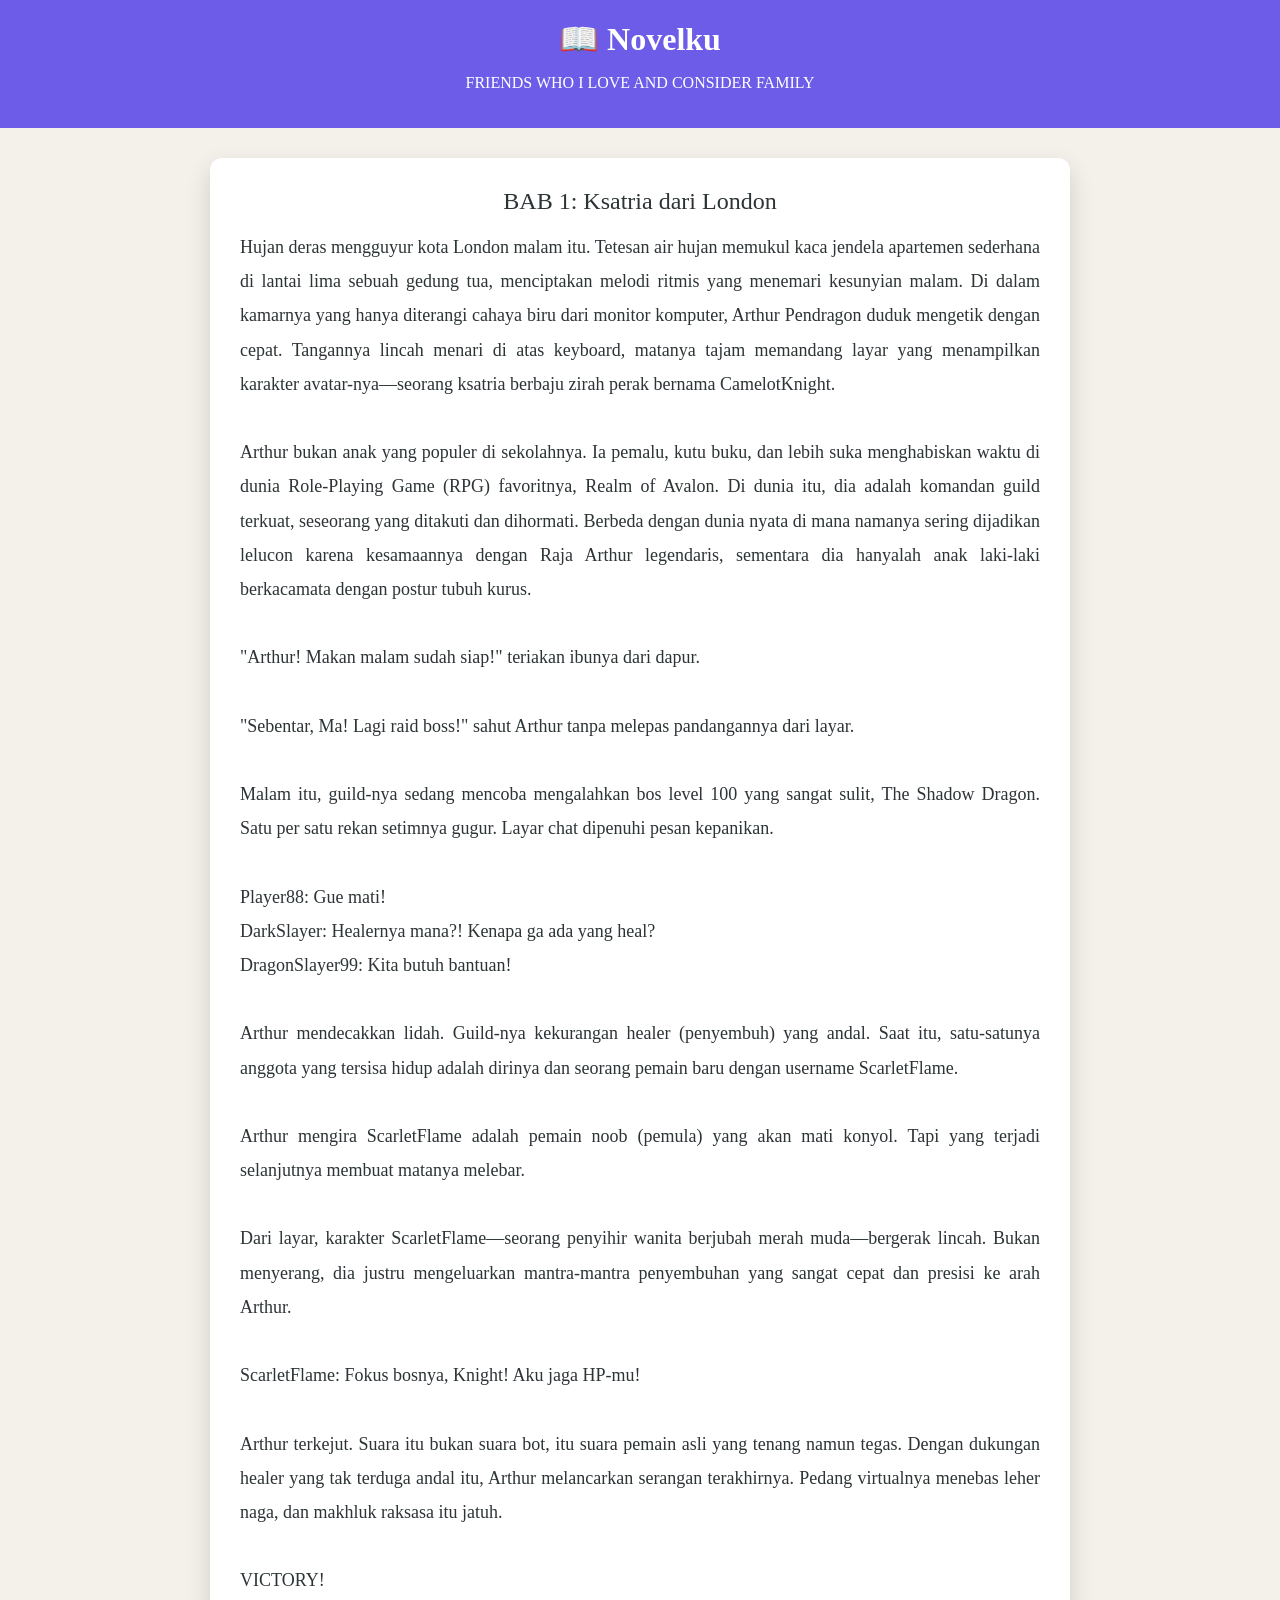
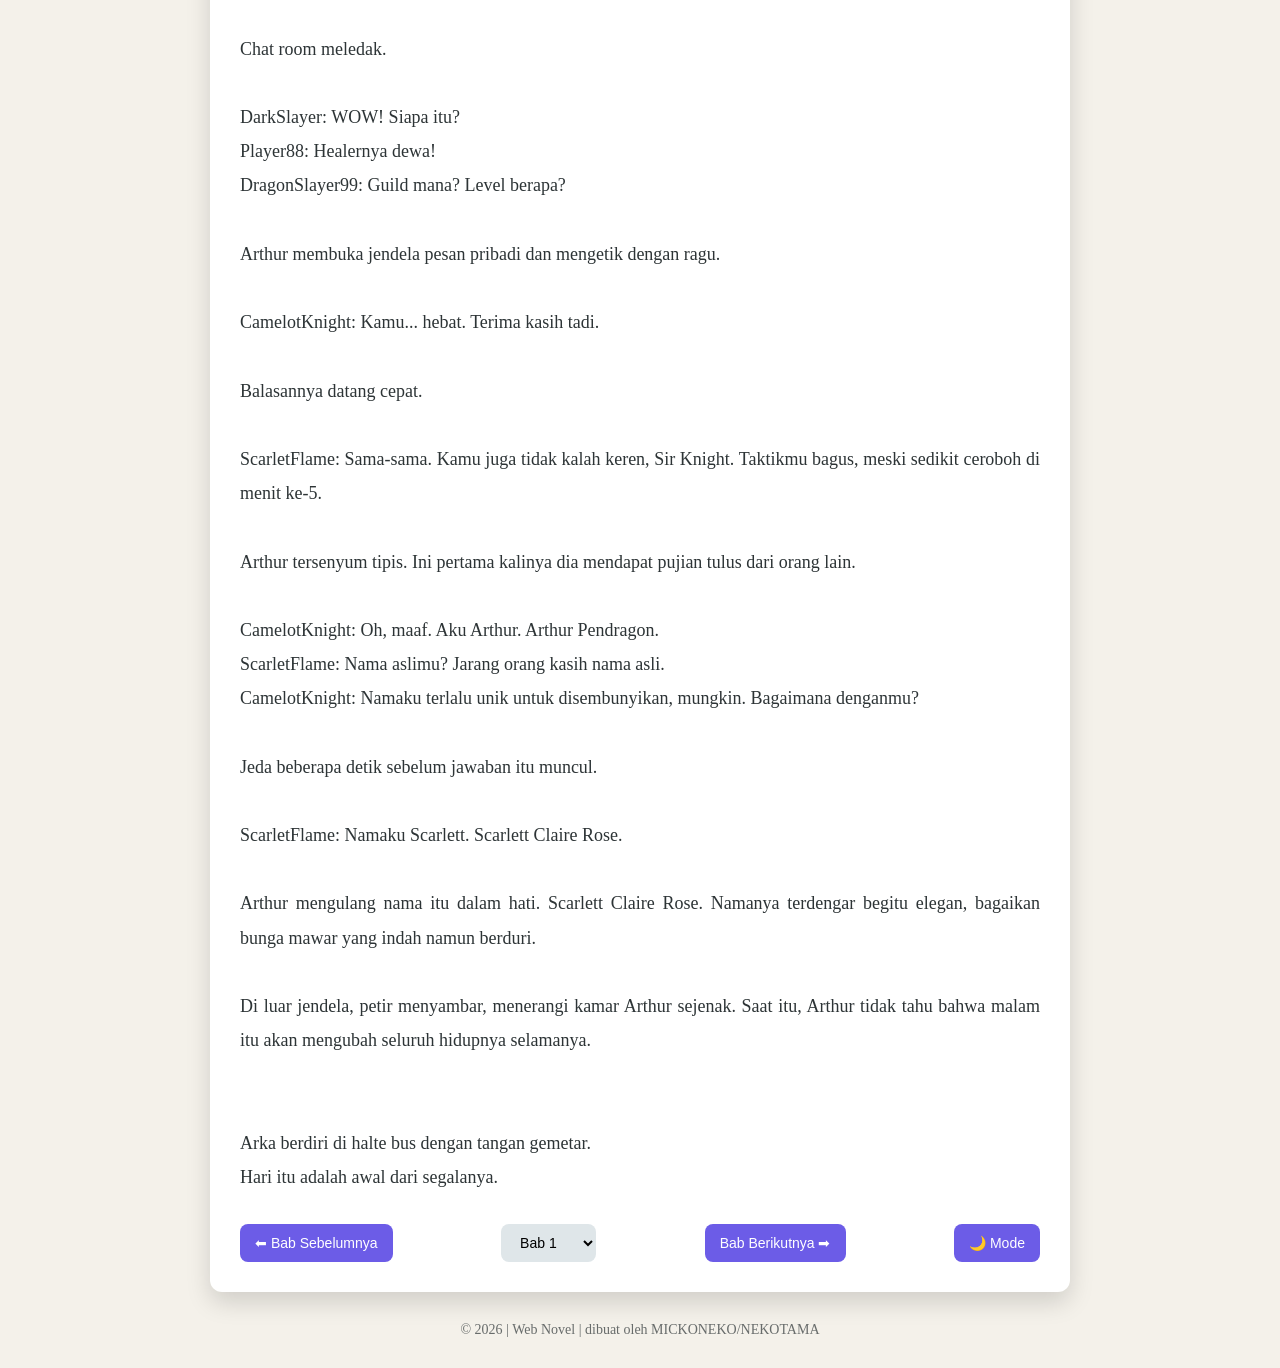
<file: LATIHAN CODING/novel.html>
<!DOCTYPE html>
<html lang="id">
<head>
  <meta charset="UTF-8">
  <title>Web Novel</title>
  <meta name="viewport" content="width=device-width, initial-scale=1.0">

  <style>
    :root {
      --bg: #f4f1ea;
      --text: #2d3436;
      --card: #ffffff;
      --accent: #6c5ce7;
    }

    body.dark {
      --bg: #1e1e1e;
      --text: #f5f6fa;
      --card: #2d2d2d;
    }

    body {
      margin: 0;
      font-family: "Georgia", serif;
      background: var(--bg);
      color: var(--text);
      transition: 0.3s;
    }

    header {
      background: var(--accent);
      color: white;
      padding: 20px;
      text-align: center;
    }

    header h1 {
      margin: 0;
    }

    .container {
      max-width: 800px;
      margin: 30px auto;
      background: var(--card);
      padding: 30px;
      border-radius: 12px;
      box-shadow: 0 10px 25px rgba(0,0,0,0.15);
    }

    .chapter-title {
      font-size: 24px;
      margin-bottom: 15px;
      text-align: center;
    }

    .content {
      font-size: 18px;
      line-height: 1.9;
      text-align: justify;
      white-space: pre-line;
    }

    .controls {
      display: flex;
      justify-content: space-between;
      margin-top: 30px;
      flex-wrap: wrap;
      gap: 10px;
    }

    button, select {
      padding: 10px 15px;
      border-radius: 8px;
      border: none;
      font-size: 14px;
      cursor: pointer;
    }

    button {
      background: var(--accent);
      color: white;
    }

    select {
      background: #dfe6e9;
    }

    footer {
      text-align: center;
      margin: 30px 0;
      font-size: 14px;
      opacity: 0.7;
    }
  </style>
</head>
<body>

<header>
  <h1>📖 Novelku</h1>
  <p>FRIENDS WHO I LOVE AND
CONSIDER FAMILY
</p>
</header>

<div class="container">
  <div class="chapter-title" id="chapterTitle"></div>
  <div class="content" id="chapterContent"></div>

  <div class="controls">
    <button onclick="prevChapter()">⬅ Bab Sebelumnya</button>

    <select onchange="goChapter(this.value)">
      <option value="0">Bab 1</option>
      <option value="1">Bab 2</option>
      <option value="2">Bab 3</option>
      <option value="3">Bab 4</option>
      <option value="4">Bab 5</option>
      <option value="5">Bab 6</option>
      <option value="6">Bab 7</option>
      <option value="7">Bab 8</option>
      <option value="8">Bab 9</option>
      <option value="9">Bab 10</option>
      <option value="10">Bab 11</option>
      <option value="11">Bab 12</option>
      <option value="12">Bab 13</option>
      <option value="13">Bab 14</option>
      <option value="14">Bab 15</option>
      <option value="15">Bab 16</option>
      <option value="16">Bab 17</option>
      <option value="17">Bab 18</option>
      <option value="18">Bab 19</option>
      <option value="19">Bab 20</option>
      <option value="20">Bab 21</option>
      <option value="21">Bab 22</option>
      <option value="22">Bab 23</option>
      <option value="23">Bab 24</option>
      <option value="24">Bab 25</option>
      <option value="25">Bab 26</option>
      <option value="26">Bab 27</option>
      <option value="27">Bab 28</option>
      <option value="28">Bab 29</option>
      
    </select>

    <button onclick="nextChapter()">Bab Berikutnya ➡</button>
    <button onclick="toggleDark()">🌙 Mode</button>
  </div>
</div>

<footer>
  © 2026 | Web Novel | dibuat oleh MICKONEKO/NEKOTAMA
</footer>

<script>
  const chapters = [
    {
      title: "BAB 1: Ksatria dari London",
      content: `Hujan deras mengguyur kota London malam itu. Tetesan air hujan memukul kaca jendela apartemen sederhana di lantai lima sebuah gedung tua, menciptakan melodi ritmis yang menemari kesunyian malam. Di dalam kamarnya yang hanya diterangi cahaya biru dari monitor komputer, Arthur Pendragon duduk mengetik dengan cepat. Tangannya lincah menari di atas keyboard, matanya tajam memandang layar yang menampilkan karakter avatar-nya—seorang ksatria berbaju zirah perak bernama CamelotKnight.

Arthur bukan anak yang populer di sekolahnya. Ia pemalu, kutu buku, dan lebih suka menghabiskan waktu di dunia Role-Playing Game (RPG) favoritnya, Realm of Avalon. Di dunia itu, dia adalah komandan guild terkuat, seseorang yang ditakuti dan dihormati. Berbeda dengan dunia nyata di mana namanya sering dijadikan lelucon karena kesamaannya dengan Raja Arthur legendaris, sementara dia hanyalah anak laki-laki berkacamata dengan postur tubuh kurus.

"Arthur! Makan malam sudah siap!" teriakan ibunya dari dapur.

"Sebentar, Ma! Lagi raid boss!" sahut Arthur tanpa melepas pandangannya dari layar.

Malam itu, guild-nya sedang mencoba mengalahkan bos level 100 yang sangat sulit, The Shadow Dragon. Satu per satu rekan setimnya gugur. Layar chat dipenuhi pesan kepanikan.

Player88: Gue mati!
DarkSlayer: Healernya mana?! Kenapa ga ada yang heal?
DragonSlayer99: Kita butuh bantuan!

Arthur mendecakkan lidah. Guild-nya kekurangan healer (penyembuh) yang andal. Saat itu, satu-satunya anggota yang tersisa hidup adalah dirinya dan seorang pemain baru dengan username ScarletFlame.

Arthur mengira ScarletFlame adalah pemain noob (pemula) yang akan mati konyol. Tapi yang terjadi selanjutnya membuat matanya melebar.

Dari layar, karakter ScarletFlame—seorang penyihir wanita berjubah merah muda—bergerak lincah. Bukan menyerang, dia justru mengeluarkan mantra-mantra penyembuhan yang sangat cepat dan presisi ke arah Arthur.

ScarletFlame: Fokus bosnya, Knight! Aku jaga HP-mu!

Arthur terkejut. Suara itu bukan suara bot, itu suara pemain asli yang tenang namun tegas. Dengan dukungan healer yang tak terduga andal itu, Arthur melancarkan serangan terakhirnya. Pedang virtualnya menebas leher naga, dan makhluk raksasa itu jatuh.

VICTORY!

Chat room meledak.

DarkSlayer: WOW! Siapa itu?
Player88: Healernya dewa!
DragonSlayer99: Guild mana? Level berapa?

Arthur membuka jendela pesan pribadi dan mengetik dengan ragu.

CamelotKnight: Kamu... hebat. Terima kasih tadi.

Balasannya datang cepat.

ScarletFlame: Sama-sama. Kamu juga tidak kalah keren, Sir Knight. Taktikmu bagus, meski sedikit ceroboh di menit ke-5.

Arthur tersenyum tipis. Ini pertama kalinya dia mendapat pujian tulus dari orang lain.

CamelotKnight: Oh, maaf. Aku Arthur. Arthur Pendragon.
ScarletFlame: Nama aslimu? Jarang orang kasih nama asli.
CamelotKnight: Namaku terlalu unik untuk disembunyikan, mungkin. Bagaimana denganmu?

Jeda beberapa detik sebelum jawaban itu muncul.

ScarletFlame: Namaku Scarlett. Scarlett Claire Rose.

Arthur mengulang nama itu dalam hati. Scarlett Claire Rose. Namanya terdengar begitu elegan, bagaikan bunga mawar yang indah namun berduri.

Di luar jendela, petir menyambar, menerangi kamar Arthur sejenak. Saat itu, Arthur tidak tahu bahwa malam itu akan mengubah seluruh hidupnya selamanya.


Arka berdiri di halte bus dengan tangan gemetar.
Hari itu adalah awal dari segalanya.`
    },
    {
      title: "Bab 2: Guild of Legends",
      content: `Seminggu setelah pertemuan virtual itu, Arthur mendapati dirinya diundang ke sebuah guild eksklusif bernama "Knights of the Round Table". Guild ini hanya memiliki 12 anggota, dan masing-masing adalah pemain terpilih dengan skill luar biasa.

"Aku dengar kamu mengalahkan Shadow Dragon dengan hanya satu healer," ujar suara berat dari salah satu anggota guild yang menggunakan avatar ksatria berzirah hitam. Username-nya: LionHeart_Liam.

"Iya, berkat ScarletFlame," jawab Arthur di voice chat.

"Heh, jangan merendah. Strategimu yang membuatku tertarik mengundangmu," sahut suara lain yang lebih tenang dan bijak. Avatar-nya adalah seorang raja dengan mahkota emas. Username: KingCedric.

Arthur merasa tersanjung. Guild ini adalah legenda di Realm of Avalon. Para anggotanya dikenal sebagai pemain terbaik di masing-masing kelas.

"Selamat datang, CamelotKnight," sambut suara ramah dari avatar pemanah berpakaian hijau. ArcherLeo. "Kita senang punya strategis baru."

"Dengan kamu bergabung, formasi kita lengkap," tambah suara lembut dari avatar penyihir pria dengan jubah biru. PeaceMaker_Sebastian. "Aku adalah pembawa damai dalam tim. Kalau ada konflik, aku yang urus."

Arthur tersenyum. "Terima kasih semua. Kapan misi pertama kita?"

"Sabar, anak muda," suara bijak lainnya terdengar. Avatar ini adalah seorang tua dengan tongkat sihir. WiseAlfred. "Sebelum misi, kita harus saling mengenal. Guild ini bukan sekadar tim bermain game. Kita adalah saudara."

Malam itu, Arthur diperkenalkan kepada seluruh anggota guild:

Lima ksatria pria:

LionHeart_Liam (Liam Keane Rubert) - Tanker bertipe pelindung yang berani dan kuat
WiseAlfred (Alfred Davidson) - Pemimpin guild yang bijaksana
KingCedric (Cedric Diovanni) - Raja strategi yang cerdas
PeaceMaker_Sebastian (Axel Theodore Sebastian) - Pembawa damai dan mediator
ArcherLeo (Archie Harrison Leo) - Pemanah pemberani dengan akurasi sempurna
Dan lima penyihir wanita:

ElegantGrace (Olivia Grace) - Penyihir angin dengan keanggunan klasik
StrongCharlotte (Emma Charlotte) - Penyihir api yang kuat dan feminin
StarDust_Lynn (Nova Skye Lynn) - Penyihir bintang dengan kelembutan langit malam
AngelMila (Mila Evangeline Grace) - Penyihir cahaya pembawa kabar baik
WiseSophia (Sophia Avery Quinn) - Pemimpin wanita yang cerdas dan logis
"Dan tentu saja, kita punya ScarletFlame," ujar Alfred. "Dia adalah healer utama kita. Dialah yang merekomendasikanmu ke guild."

Arthur terkejut. Dia melihat chat Scarlett.

ScarletFlame: Selamat bergabung, Sir Knight. Aku tahu kamu adalah pilihan yang tepat.

CamelotKnight: Kamu yang rekomendasikan aku? Kenapa?

ScarletFlame: Karena di matamu, aku melihat semangat ksatria sejati. Bukan sekadar pemain, tapi seorang pelindung.

Arthur merasa pipinya menghangat. Malam itu, dia tidak hanya mendapatkan guild baru. Dia menemukan keluarga baru.

`
    },
    {
      title: "Bab 3: : Lebih dari Sekadar Game",
      content: `Minggu-minggu berikutnya, Arthur dan Scarlett menjadi pasangan yang tidak terpisahkan di Realm of Avalon. Mereka saling melengkapi; Arthur yang ahli strategi dan bertarung, dan Scarlett yang cerdas dalam sihir pendukung dan penyembuhan.

Mereka mulai mengobrol melalui fitur voice chat di dalam game. Suara Scarlett terdengar lembut, sedikit serak, namun menyenangkan. Mereka tidak hanya membahas game. Mereka membahas pelajaran sekolah, film, hingga masalah pribadi.

"Jadi, kamu di-bully di sekolah karena namamu?" tanya Scarlett suatu malam saat mereka sedang memancing ikan virtual di tepi danau dalam game.

Arthur menghela napas, menekan tombol push-to-talk. "Iya. Mereka bilang aku sok pahlawan. Katanya Arthur Pendragon harusnya tampan dan kuat, bukan anak kutu buku berkacamata."

"Aku pikir Arthur Pendragon itu bijaksana," sahut Scarlett. "Dan menurutku, kamu sudah lebih dari cukup kuat. Kamu melindungi tim kita tadi."

Arthur merasa pipinya sedikit menghangat. "Bagaimana denganmu, Scar? Kamu jarang cerita soal sekolah."

Di ujung sana, terdengar suara gesekan kursi dan hembusan napas berat. "Aku... aku lumayan sibuk. Orang tuaku agak ketat soal nilai. Mereka ingin aku jadi dokter atau pengacara, sementara aku cuma mau menulis dan main game."

"Kamu suka menulis?"

"Iya. Aku suka cerita fantasi. Seperti dunia ini," jawab Scarlett antusias. "Suatu hari nanti, aku ingin menulis novel tentang ksatria yang kesepian dan penyihir cantik yang menyelamatkannya."

Arthur tertawa. "Penyihirnya cantik? Harus dong, avatar-mu bagus sekali."

"Hei! Aku serius!" Scarlett terkekeh.

Malam itu, Arthur menyadari sesuatu. Dia tidak lagi bermain game sekadar untuk melarikan diri. Dia bermain untuk bertemu Scarlett. Gadis itu adalah sahabat terbaik yang pernah ia miliki, meski ia belum pernah bertemu dengannya secara langsung.

Di saat yang sama, di sebuah rumah mewah di Manchester, Scarlett Claire Rose duduk di kamarnya yang penuh buku. Matanya menatap layar komputer dengan senyum lembut. Untuk pertama kalinya dalam hidupnya, dia merasa tidak sendiri.

"Arthur..." bisiknya. "Kau mungkin tidak tahu, tapi kau sudah menyelamatkanku dari kesunyian."
`
    },
    {
      title: "Bab 4: Pertemuan Para Legenda",
      content: `Sebulan kemudian, guild Knights of the Round Table mengadakan pertemuan virtual besar. Semua 12 anggota hadir di dalam game, berkumpul di aula megah kastil Camelot.

"Sahabat-sahabatku," ujar Alfred dengan suara penuh wibawa. "Hari ini, kita menghadapi misi terbesar dalam sejarah guild kita. The Dark Lord Morgarath telah bangkit di Dungeon of Shadows."

"Dia level 150," tambah Sophia dengan nada serius. "Kita butuh strategi matang."

Selama tiga jam, kedua belas anggota guild mendiskusikan rencana serangan. Arthur terpesona melihat bagaimana masing-masing anggota memberikan kontribusi unik mereka.

Liam mengusulkan formasi defensif. "Aku akan jadi tank utama. HP-ku tertinggi di guild."

Charlotte menambahkan, "Aku akan mengalihkan perhatian musuh dengan sihir api. Memberi waktu untuk Liam mengatur posisi."

Olivia mengangguk. "Aku akan memberikan buff kecepatan pada tim."

Lynn tersenyum. "Dan aku akan memanggil bintang-bintang untuk menerangi jalanan gelap dungeon."

Mila menatap semua dengan lembut. "Jangan lupa, kesehatan mental kita juga penting. Kalau ada yang lelah, istirahat dulu."

Sebastian menenangkan suasana. "Kita akan baik-baik saja. Percaya pada tim."

Leo memanaskan panahnya. "Aku siap menembak jatuh siapa pun yang menghalangi."

Cedric menatap semua dengan tatapan raja. "Kita adalah kesatuan. Kemenangan atau kekalahan, kita hadapi bersama."

Arthur memandangi semua anggotanya dengan kagum. Dia tidak pernah memiliki teman sebanyak ini di dunia nyata. Di sekolah, dia adalah anak yang kesepian. Tapi di sini, dia adalah bagian dari sesuatu yang lebih besar.

"Arthur," panggil Scarlett. "Kamu baik-baik saja?"

Arthur tersadar. "Iya, maaf. Aku hanya... bersyukur."

"Hebat. Karena posisimu sangat penting dalam misi ini," ujar Scarlett. "Kamu adalah komandan lapangan. Semua keputusan ada di tanganmu."

Arthur menelan ludah. Tanggung jawab ini besar. Tapi dia tidak akan mengecewakan teman-temannya.

"Baik. Kita mulai besok jam 8 malam. Persiapkan diri kalian semua."
`
    },
    {
      title: "Bab 5: Pertempuran di Dungeon of Shadows",
      content: `Malam itu, seluruh guild berkumpul di pintu masuk Dungeon of Shadows. Suasana tegang namun penuh semangat.

"Ingat formasi!" perintah Arthur. "Liam di depan, penyihir di belakang, healer di tengah!"

Pintu dungeon terbuka dengan suara gemuruh. Kegelapan menyambut mereka. Satu per satu monster muncul, tapi tim bergerak dengan koordinasi sempurna.

"Hati-hati! Trap di sebelah kiri!" teriak Leo sambil menembak panah ke arah jebakan tersembunyi.

"Terima kasih, Leo!" ujar Liam sambil menahan serangan skeleton warrior.

Mereka melaju melewati ruangan demi ruangan. Setiap tantangan diatasi dengan kerja sama yang indah. Arthur merasa seperti sedang memimpin pasukan nyata, bukan sekadar karakter virtual.

Saat mereka mencapai ruang utama, The Dark Lord Morgarath menanti. Makhluk raksasa dengan sayap kelelawar dan armor hitam pekat.

"Mortal foolish!" raung Morgarath dengan suara menggelegar. "Kalian berani menantangku?!"

"Kita bukan mortal biasa," sahut Arthur. "Kita adalah Knights of the Round Table!"

Pertempuran dimulai. Liam menahan serangan dengan perisainya. Charlotte dan Olivia melepaskan sihir gabungan mereka. Leo menembakkan panah berapi. Sebastian memberikan buff damai pada tim. Mila menyembuhkan yang terluka. Lynn menerangi medan perang. Sophia mengkoordinasikan strategi. Cedric memberikan komando cadangan. Alfred memastikan semua berjalan sesuai rencana.

Dan Arthur? Arthur adalah jantung dari operasi ini. Setiap serangan, setiap mundur, setiap healing—semua dikendalikannya dengan presisi.

"Tinggal 10% HP!" teriak Scarlett. "Kita hampir menang!"

Tapi saat itu, Morgarath melepaskan serangan terakhirnya—sebuah gelombang kegelapan yang mengarah langsung ke Scarlett.

"SCARLETT!" teriak Arthur.

Tanpa pikir panjang, Arthur memindahkan karakternya ke depan Scarlett, menerima serangan itu sendiri. HP-nya langsung turun drastis.

"Arthur! Kenapa kamu lakukan itu?!" suara Scarlett panik.

"Karena... ksatria melindungi penyihirnya," jawab Arthur lemah. "Aku tidak akan membiarkanmu mati."

Dengan sisa HP-nya yang tipis, Arthur melancarkan serangan terakhir. Pedangnya menyala dengan cahaya emas—skill legendaris yang hanya bisa diaktifkan saat HP di bawah 5%.

"EXCALIBUR STRIKE!"

Morgarath jatuh dengan raungan terakhir.

VICTORY!

Seluruh guild bersorak. Tapi Arthur tidak mendengarnya. Matanya tertuju pada satu hal: Scarlett selamat.

"Arthur..." suara Scarlett bergetar. "Idiot! Jangan pernah lakukan itu lagi! Aku... aku takut kehilanganmu."

Arthur tersenyum lelah. "Maaf, Scar. Tapi selama kau selamat, itu yang penting."

Di layar, karakter ScarletFlame mendekati CamelotKnight dan melakukan emote pelukan virtual.

Guild chat meledak dengan pesan romantis dan tepuk tangan virtual. Arthur dan Scarlett hanya bisa tertawa malu.
`
    },
    {
      title: "Bab 6: : Rahasia Scarlett",
      content: `Minggu setelah kemenangan besar itu, Arthur mendapati Scarlett tidak online selama tiga hari. Guild-nya mulai khawatir.

"Ada apa dengan ScarletFlame?" tanya Mila di group chat.

"Tidak tahu. Dia tidak biasanya offline lama," jawab Olivia.

Arthur mencoba menghubungi Scarlett lewat pesan pribadi, tapi tidak ada balasan. Hatinya mulai gelisah.

Di hari keempat, Scarlett muncul.

ScarletFlame is now Online.

Arthur langsung meneleponnya. "Scarlett! Kamu kemana? Aku khawatir sekali!"

Suara Scarlett terdengar berbeda. Lelah dan bergetar. "Maaf, Arthur. Aku... ada masalah di rumah. Ayahku menemukan nilaiku turun drastis karena aku terlalu sering main game. Dia melarangku menyentuh komputer."

Jantung Arthur berdegup kencang. "Apa? Lalu kenapa kamu bisa online sekarang?"

"Aku menyelinap ke kafe internet," jawab Scarlett pelan. "Aku cuma mau bilang kalau mungkin ini pertemuan terakhir kita. Aku tidak bisa main game lagi sampai semester ini selesai, dan itu masih enam bulan lagi."

"Enam bulan?" Arthur merasa dunianya runtuh. "Tidak, Scar. Kita bisa tetap kontak. Bukan game-nya yang penting, tapi persahabatan kita."

"Ayahku menyita HP-ku juga, Arthur," sahutnya sedih. "Aku tidak punya cara untuk menghubungimu."

Arthur menggigit bibirnya. Dia tidak ingin kehilangan satu-satunya orang yang memahaminya. Dia menatap layar monitor, kemudian melirik peta dunia yang menempel di dinding kamarnya. Dia tahu Scarlett tinggal di kota yang sama dengannya, Manchester, berdasarkan kode area telepon yang pernah Scarlett sebutkan sekali.

"Scarlett, dengarkan aku," kata Arthur tegas. "Kamu ingat taman kota di dekat Perpustakaan Pusat Manchester?"

"Iya, kenapa?"

"Besok sore, jam 3. Di sana ada patung seekor singa. Aku akan menunggu di sana," ucap Arthur dengan determinasi. "Aku tidak mau kita hanya menjadi teman maya selamanya. Aku ingin bertemu denganmu, Scarlett Claire Rose."

Suara Scarlett terdiam sejenak. "Arthur... tapi..."

"Tidak ada tapi. Kalau kamu benar-benar menganggapku sahabat, datanglah. Aku akan memakai jaket biru dan membawa buku legenda King Arthur. Jadi kamu bisa mengenalku."

Ada hening yang panjang sebelum akhirnya Scarlett menjawab pelan. "Baiklah. Besok. Di patung singa."

`
    },
    {
      title: "Bab 7: Pertemuan di Balik Hujan",
      content: `BAB 7: Pertemuan di Balik Hujan
Sore harinya, langit mendung. Arthur berdiri di samping patung singa di taman kota, memegang erat buku tebalnya. Dia sangat gugup. Apakah Scarlett akan kecewa melihat penampilannya yang biasa-biasa saja? Apakah Scarlett akan datang?

Hujan mulai turun gerimis. Arthur menarik tudung jaket birunya. Dia menunggu selama satu jam. Pengunjung taman mulai bubar, mencari tempat berteduh. Hatinya mulai ciut. Mungkin Scarlett tidak bisa menyelinap keluar. Mungkin semua ini hanya angan-angan.

Tepat saat Arthur hendak berbalik pergi, dia mendengar suara langkah kaki berlari mendekat dari arah perpustakaan.

Seorang gadis berambut pirang, mengenakan seragam sekolah dan jas hujan transparan, berlari menuju patung singa. Dia membawa tas ransel yang dihiasi banyak gantungan kunci berbentuk bunga mawar—avatar Scarlett adalah mawar.

Gadis itu terengah-engah, mencari-cari. Matanya menatap Arthur yang tegang berdiri di bawah pohon.

"Arthur?" tanyanya dengan suara yang tak asing di telinga Arthur.

Arthur menelan ludah. "Scarlett?"

Wajah gadis itu berubah cerah. Dia tersenyum lebar, menunjukkan deretan gigi putihnya. Dia terlihat jauh lebih cantik dari avatar virtualnya, tapi ada satu kesamaan: matanya yang tajam namun lembut.

"Kau benar-benar nyata," bisik Scarlett, mendekati Arthur. "Dan kau... kau benar-benar membawa buku itu."

Arthur menatap gadis di hadapannya. "Dan kamu benar-benar Scarlett Claire Rose."

Hujan mulai turun lebih deras, menciptakan tirai pemisah antara mereka dan dunia luar. Scarlett tertawa, suaranya jernih mengalahkan gemuruh hujan.

"Maaf aku telat. Penjaga perpustakaan agak lama membereskan buku-buku," kata Scarlett sambil mengibaskan rambut basahnya. "Jadi, ini dia wajah di balik CamelotKnight? Tidak seburuk yang kamu gambarkan, lho. Kamu terlihat... keren."

Arthur tersenyum, untuk pertama kalinya dalam hidupnya, dia merasa percaya diri bukan karena armor digital, tapi karena penerimaan dari temannya.

"Dan ini dia Sang Penyihir," balas Arthur. "Lebih cantik dari versi online-nya."

Scarlett tersipu. "Hei, jangan mulai sekarang. Kita masih memiliki misi besar, Arthur."

"Misi apa?"

"Misi menyelamatkan nilaiku agar aku bisa main game lagi," goda Scarlett sambil mengedipkan mata. "Dan tentu saja, misi menemukan makanan hangat. Aku lapar."

Arthur tertawa. Dia menawarkan tangannya, bukan untuk menekan tombol keyboard, tapi untuk mengajak sahabatnya berjalan.

"Aku tahu tempat. Warung kopi di ujung jalan memiliki koneksi Wi-Fi bagus."

Scarlett menggenggam tangan Arthur. "Mari kita mulai petualangan baru, Sir Arthur."

Di bawah guyuran hujan kota Manchester, dua sahabat yang bertemu di dunia maya akhirnya melangkah bersama ke dunia nyata.

`
    },
    {
      title: "Bab 8: : Persiapan Pertemuan Besar",
      content: `Seminggu setelah pertemuan Arthur dan Scarlett, guild Knights of the Round Table mengumumkan acara besar: pertemuan offline pertama di London.

"Semua anggota harus hadir," ujar Alfred di voice chat. "Ini saatnya kita bertemu di dunia nyata."

Arthur dan Scarlett saling berpandangan melalui layar video call. Mereka sama-sama gugup namun bersemangat.

"Kamu yakin bisa datang?" tanya Arthur.

"Aku sudah bicara dengan orang tuaku," jawab Scarlett dengan senyum. "Mereka setuju asal aku janji belajar lebih giat. Dan... mereka ingin bertemu denganmu juga."

Arthur menelan ludah. "O-oke. Tentu."

Pertemuan dijadwalkan dua minggu lagi. Selama waktu itu, semua anggota guild saling berkoordinasi. Mereka akan bertemu di sebuah kafe di pusat London, tepat di seberang Big Ben.

"Aku tidak sabar bertemu kalian semua!" ujar Lynn dengan antusias.

"Aku akan membawa kue buatan sendiri," tambah Mila.

"Aku akan membawa buku strategi untuk dibahas," sahut Sophia.

Leo tertawa. "Kalian terlalu serius. Yang penting kita bisa main game bareng secara offline!"

Arthur merasa hangat. Ini adalah pertama kalinya dia akan bertemu dengan begitu banyak teman sekaligus. Di dunia nyata, dia tidak pernah memiliki teman sebanyak ini.

`
    },
    {
      title: "Bab 9: The Gathering of Legends",
      content: `Hari yang dinantikan tiba. Arthur dan Scarlett tiba di kafe tepat waktu. Mereka memilih meja besar di tengah ruangan.

Satu per satu anggota guild mulai berdatangan. Arthur tidak bisa menyembunyikan kekagumannya. Setiap orang yang datang terlihat persis seperti yang dia bayangkan.

Pertama, Liam Keane Rubert. Pria bertubuh tinggi dan besar dengan rambut coklat pendek. Matanya tajam namun ramah. Dia mengenakan jaket kulit hitam yang membuatnya terlihat seperti biker.

"Arthur!" Liam menyapa dengan pelukan erat. "Akhirnya kita bertemu! Kau lebih kurus dari yang aku bayangkan, tapi matamu tajam seperti pedang!"

Kemudian, Alfred Davidson. Pria lebih tua dengan rambut beruban dan kacamata bulat. Dia terlihat seperti profesor yang bijaksana.

"Selamat datang, anak muda," ujar Alfred dengan senyum hangat. "Aku sudah menunggu momen ini."

Cedric Diovanni mengikuti. Pria dengan postur tegap dan rambut hitam rapi. Dia mengenakan setelan jas yang elegan.

"Arthur, Scarlett. Senang bertemu kalian." Dia mengangguk dengan sopan.

Axel Theodore Sebastian muncul dengan senyum lembut. Dia mengenakan kemeja putih santai dan celana jeans.

"Tenang, tidak perlu gugup," katanya sambil menepuk bahu Arthur. "Kita semua saudara di sini."

Terakhir, Archie Harrison Leo datang berlari. Pria muda dengan rambut pirang kusut dan senyum ceria.

"Maaf telat! Aku nyasar di stasiun!" teriaknya sambil terengah-engah.

Kemudian giliran para wanita. Olivia Grace datang dengan gaun klasik yang elegan. Emma Charlotte mengenakan rok pendek dan atasan stylish. Nova Skye Lynn tampil dengan rok biru lembut dan rambut dikepang. Mila Evangeline Grace mengenakan gaun putih sederhana dengan hiasan bunga. Dan Sophia Avery Quinn datang dengan setelan blazer hitam yang profesional.

"Semua sudah hadir," ujar Alfred dengan puas. "Mari kita mulai pertemuan pertama Knights of the Round Table di dunia nyata."

Mereka mengangkat gelas minuman mereka bersamaan.

"To friendship!" seru semua.

Arthur memandangi wajah-wajah di sekelilingnya. Untuk pertama kalinya dalam hidupnya, dia merasa benar-benar diterima. Bukan karena avatar atau karakter virtual, tapi karena dirinya sendiri.

`
    },
    {
      title: "Bab 10: Rahasia Tersembunyi",
      content: `Pertemuan berlangsung meriah. Mereka bercerita tentang kehidupan masing-masing di dunia nyata. Arthur terkejut mengetahui bahwa Liam adalah atlet rugby, Alfred adalah pengacara sukses, dan Cedric adalah putra dari seorang bangsawan kecil.

"Tunggu, kalian bukan anak sekolahan seperti kami?" tanya Arthur kaget.

Charlotte tertawa. "Tidak semua dari kami. Aku sendiri adalah mahasiswa kedokteran. Lynn adalah penari ballet. Mila adalah relawan LSM."

"Dan aku adalah analis keuangan," tambah Sophia dengan bangga.

Arthur merasa sedikit tidak percaya diri. Dia hanyalah anak SMA biasa dengan nilai rata-rata. Tapi Scarlett memegang tangannya di bawah meja.

"Hei, tidak perlu minder," bisik Scarlett. "Kamu adalah Arthur Pendragon. Komandan guild terkuat. Itu sudah cukup."

Arthur tersenyum. Scarlett selalu tahu cara menenangkannya.

"Tapi sebenarnya," ujar Sebastian tiba-tiba, "ada alasan lain kami mengadakan pertemuan ini."

Semua menjadi serius. Alfred mengangguk.

"Ada ancaman baru di Realm of Avalon," jelas Alfred. "Bukan hanya di dalam game, tapi juga di luar."

"Apa maksudmu?" tanya Leo dengan bingung.

Cedric menghela napas. "Server game kita telah diserang oleh peretas. Data semua pemain berisiko dicuri. Dan yang lebih mengkhawatirkan... peretas itu sepertinya mengetahui identitas asli kita."

"Bagaimana bisa?" tanya Olivia dengan nada cemas.

Mila mengangguk. "Aku juga mendapat pesan anongmous beberapa hari lalu. Pesan itu menyebut namaku dengan lengkap."

Suasana menjadi tegang. Arthur merasa bulu kuduknya berdiri. Siapa yang berani mengancam teman-temannya?

"Kita harus menghadapi ini bersama," ujar Arthur dengan tegas. "Sebagai guild. Sebagai sahabat."

Semua anggota mengangguk setuju.
`
    },
    {
      title: "Bab 11: Investigasi Dimulai",
      content: `Setelah pertemuan, Arthur dan yang lainnya mulai menyelidiki ancaman misterius itu. Mereka membentuk tim khusus untuk mencari tahu siapa di balik serangan tersebut.

"Sophia dan aku akan mencari tahu dari sisi teknis," ujar Alfred. "Kita akan melacak IP address peretas."

"Liam dan Leo akan mengawasi aktivitas mencurigakan di dalam game," tambah Cedric. "Kalau ada yang aneh, laporkan segera."

"Arthur dan Scarlett," ujar Sebastian, "kalian fokus pada hubungan sosial. Mungkin ada yang dendam dengan guild kita."

Arthur mengangguk. Dia tidak menyangka petualangannya akan membawanya ke situasi seperti ini. Tapi dia tidak akan mundur.

Malam itu, Arthur dan Scarlett berbicara melalui video call.

"Kamu punya dugaan siapa?" tanya Scarlett.

Arthur menggeleng. "Tidak. Tapi... ada satu hal yang menggangguku."

"Apa?"

"Kenapa peretas itu mengetahui identitas kita? Itu berarti dia adalah orang dalam. Atau minimal, pernah menjadi bagian dari guild kita."

Mata Scarlett melebar. "Maksudmu... ada pengkhianat di antara kita?"

Arthur menggeleng cepat. "Tidak, aku tidak bilang begitu. Tapi mungkin ada mantan anggota yang dendam."

Mereka memutuskan untuk mengecek sejarah guild. Ternyata, sebelum Arthur bergabung, ada satu anggota yang dikeluarkan karena berbuat curang.

DarkMist_X. Username itu tidak asing bagi Arthur. Dia adalah pemain yang pernah mencoba menyerang Scarlett saat misi dungeon bulan lalu.

"aku akan cari tahu tentang orang ini," ujar Arthur dengan determinasi.
`
    },
    {
      title: "Bab 12: Pertarungan di Dunia Nyata",
      content: `Penyelidikan membawa Arthur dan Scarlett ke sebuah kafe internet di pinggiran kota. Berdasarkan informasi dari Sophia, IP address peretas berasal dari lokasi itu.

"Kalian berdua hati-hati," pesan Liam melalui earpiece. "Kami standby di luar."

Arthur dan Scarlett memasuki kafe dengan hati-hati. Mereka mencari-cari orang yang mencurigakan. Tapi yang mereka temukan justru mengejutkan.

Seorang pria dewasa dengan rambut pirang kusut duduk di pojok, menatap layar komputer dengan intens. Di layarnya terlihat kode-kode pemrograman yang kompleks.

"Itu dia," bisik Scarlett. "Tapi... dia terlihat familiar."

Arthur memandangi pria itu lebih dekat. Tiba-tiba, dia menyadari sesuatu.

"Tunggu... dia itu ayahmu!"

Scarlett tersentak. "APA?!"

Pria itu menoleh. Matanya melebar melihat Arthur dan Scarlett.

"Scarlett? Apa yang kamu lakukan di sini?"

"ayah?!" Scarlett tidak percaya. "Kamu... kamu yang meretas server game kami?"

Ayah Scarlett, Mr. Rose, menghela napas panjang. "Aku... aku hanya ingin melindungimu."

"Melindungi? Dengan meretas server teman-temanku?!"

"Tidak! Itu bukan maksudku!" Mr. Rose berdiri dengan panik. "Aku hanya ingin mengecek apakah game itu aman untukmu. Tapi saat aku mencoba masuk ke sistem... ada yang lain di sana. Peretas lain yang jauh lebih berbahaya!"

Arthur mengerutkan dahi. "Jadi kamu bukan ancamannya?"

"Tidak! Aku justru mencoba mencegah ancaman yang lebih besar!"

Tepat saat itu, lampu di kafe berkedip-kedip. Semua komputer mati sekaligus.

"Apa yang terjadi?!" teriak Scarlett.

Mr. Rose mendecakkan lidah. "Dia sudah menemukan kita. Peretas aslinya. Dia tahu kita sedang menyelidiki."

Arthur mengambil HP-nya dan menghubungi tim. "Liam! Kita butuh bantuan! Ada situasi darurat!"

`
    },
    {
      title: "Bab 13: Aliansi yang Tak Terduga",
      content: `Dalam waktu singkat, seluruh guild berkumpul di kafe internet. Situasi semakin tegang ketika Mr. Rose menjelaskan apa yang sebenarnya terjadi.

"Ada organisasi yang menargetkan game online seperti Realm of Avalon," jelas Mr. Rose. "Mereka mencuri data pribadi pemain untuk dijual di dark web. Aku menemukan jejak mereka saat sedang... ehem... mengawasi aktivitas game Scarlett."

"Jadi selama ini kamu memata-matai game kami?" tanya Arthur dengan nada tidak percaya.

Mr. Rose tersipu malu. "Sebagai ayah, aku khawatir. Tapi dari kekhawatiran itu, aku justru menemukan konspirasi besar."

Sophia mengangguk. "Itu menjelaskan kenapa data kita berisiko. Tapi kenapa mereka menargetkan guild kita khususnya?"

"Karena kalian adalah guild terkuat," jawab Mr. Rose. "Data kalian sangat berharga. Terutama data anggota seperti Cedric yang adalah bangsawan, atau Alfred yang adalah pengacara terkenal."

Cedric mendecakkan lidah. "Jadi kita adalah target utama?"

"Tepat sekali."

Alfred berpikir sejenak. "Kalau begitu, kita butuh strategi. Kita akan lawan mereka dengan cara kita sendiri."

"Caranya bagaimana?" tanya Leo bingung.

Arthur tersenyum tipis. "Dengan cara gamer. Kita akan lakukan raid ke sistem mereka."

`
    },
    {
      title: "Bab 14: Pertarungan Digital",
      content: `Malam itu, di apartemen Arthur yang luas (dia baru saja pindah ke apartemen yang lebih besar dengan uang tabungannya), kedua belas anggota guild berkumpul. Mereka membawa laptop masing-masing dan membentuk formasi melingkar.

"Baiklah, ini misi kita," ujar Alfred dengan nada komandan. "Kita akan menyerang server peretas dan menghancurkan data curian mereka."

"Tapi kita butuh cara masuk ke sistem mereka," tambah Sophia. "Firewall mereka pasti sangat kuat."

Mr. Rose, yang ikut serta dalam misi ini, mengangkat tangan. "Aku bisa membantu. Aku punya backdoor yang aku temukan saat menyelidiki mereka."

"Luar biasa, Pak!" ujar Liam dengan antusias. "Anda lebih keren dari yang aku kira!"

Mr. Rose tersenyum tipis. "Jangan sebut ayahmu keren hanya karena ini. Dia tetap orang yang menyita laptopmu."

Scarlett memeluk ayahnya. "Terima kasih, Yah. Maaf aku marah tadi."

Ayahnya mengelus rambut Scarlett. "Tidak apa-apa, Sayang. Ayah juga salah tidak jujur dari awal."

Arthur memandangi aksi keluarga itu dengan perasaan hangat. Dia membayangkan bagaimana rasanya memiliki hubungan seperti itu dengan orang tuanya sendiri. Kebetulan, orang tua Arthur sedang tidak ada di rumah karena urusan kerja.

"Oke, kita mulai!" seru Arthur, mengalihkan perhatiannya ke layar.
`
    },
    {
      title: "Bab 15: : Raid Malam Itu",
      content: `Operasi berlangsung intens. Setiap anggota guild memiliki peran masing-masing, sama seperti di dalam game.

Liam dan Leo bertugas mengawasi sistem deteksi. Charlotte dan Olivia bertugas mengalihkan perhatian dengan serangan DDOS palsu. Lynn dan Mila bertugas memantau kesehatan mental tim. Sebastian menjadi mediator jika ada yang panik. Sophia dan Alfred memimpin serangan utama. Cedric mengkoordinasikan seluruh operasi.

Dan Arthur? Arthur adalah komandan lapangan, sama seperti di game.

"Liam, ada gerakan mencurigakan di sektor 3!" teriak Arthur.

"Roger! Aku blokir!" jawab Liam sambil mengetik cepat.

"Charlotte, sedikit lagi! Firewall mereka mulai lemah!" ujar Sophia.

"Aku tahu! Tapi server kita juga kepanasan!" sahut Charlotte.

Mila berdiri dan membagikan minuman untuk semua. "Istirahat sebentar, teman-teman. Jangan sampai kena stroke sebelum menang."

Sebastian menenangkan Lynn yang mulai panik. "Tenang, kita akan berhasil. Percaya pada tim."

Scarlett duduk di samping Arthur, menatap layarnya dengan intens.

"Arthur, bagaimana kalau kita gunakan trik lag yang kemarin?"

Arthur tersenyum. "Pintar! Kita bisa mengeksploitasi bug di sistem mereka!"

Dengan koordinasi yang sempurna, mereka berhasil menembus firewall peretas. Data curian ditemukan dan dihapus satu per satu.

"VICTORY!" teriak Leo saat sistem peretas akhirnya crash.

Semua bersorak. Mereka berhasil. Tapi Arthur tahu, ini baru permulaan.
`
    },
    {
      title: "Bab 16: Bukti yang Mengguncang",
      content: `Setelah berhasil menghancurkan server peretas, tim menemukan sesuatu yang mengejutkan. Di dalam data yang tersisa, ada daftar target berikutnya dari organisasi peretas itu.

"INI GILA!" teriak Sophia dengan nada tidak percaya. "Mereka tidak hanya menargetkan game! Mereka juga menargetkan bank, rumah sakit, bahkan pemerintah!"

Cedric menatap layar dengan serius. "Ini lebih besar dari yang kita kira. Organisasi ini bukan sekadar peretas biasa."

Mr. Rose mengangguk. "Aku sudah curiga dari awal. Tidak mungkin satu orang bisa melakukan semua ini. Ada sindikat besar di baliknya."

Alfred berdiri dengan wajah tegang. "Kita harus melaporkan ini ke pihak berwajib."

"Tapi buktinya sudah kita hancurkan," ujar Olivia dengan nada cemas. "Bagaimana kita bisa membuktikan?"

Arthur tersenyum tipis. "Siapa bilang kita menghancurkan semuanya?"

Semua menatap Arthur dengan bingung.

"Aku menyimpan backup data sebelum kita hapus," jelas Arthur. "Aku tahu suatu saat kita butuh bukti."

Sophia tertawa. "Kamu licik, Arthur! Aku suka itu!"
`
    },
    {
      title: "Bab 17: Perjalanan ke Markas",
      content: `Dengan bukti yang cukup, guild memutuskan untuk bekerja sama dengan pihak berwajib. Namun, investigasi menunjukkan bahwa sindikat peretas memiliki markas utama di luar negeri.

"Menurut informasi, markas mereka ada di Zurich, Swiss," ujar Mr. Rose. "Dan yang mengejutkan, pemimpinnya adalah mantan developer game Realm of Avalon yang di-PHK karena menyalahgunakan data pemain."

"Jadi dendam dia ke game itu karena dia di-PHK?" tanya Mila dengan nada tidak percaya.

"Sepertinya begitu," jawab Mr. Rose.

Alfred menghela napas. "Kalau begitu, kita harus ke sana."

"KE ZURICH?!" teriak Leo dengan antusias. "AKU SELALU INGIN KE SWISS!"

"Tapi biayanya..." Olivia tampak khawatir.

Jangan khawatir," ujar Cedric dengan tenang. "Aku akan menanggung semua biaya perjalanan. Anggap ini sebagai misi guild."

Arthur memandangi teman-temannya dengan perasaan kagum. Mereka siap melakukan apapun untuk melindungi sesama.
`
    },
    {
      title: "Bab 18: : Petualangan di Zurich",
      content: `Seminggu kemudian, kedua belas anggota guild tiba di Zurich. Mereka menginap di hotel mewah yang dipesan Cedric.

"Wah, suite room!" teriak Lynn dengan mata berbinar. "Ini seperti kastil!"

"Mungkin di dunia nyata," ujar Arthur. "Tapi di dunia maya, kita masih dalam misi berbahaya."

Malam itu, mereka berkumpul di kamar Arthur untuk merencanakan langkah selanjutnya. Mr. Rose, yang ikut serta dalam perjalanan ini, membuka peta digital.

"Markas sindikat ada di gedung ini," jelasnya sambil menunjuk lokasi di peta. "Kita perlu masuk ke server room di lantai bawah tanah dan mengambil bukti tambahan."

"Bagaimana caranya?" tanya Sebastian. "Tidak mungkin kita bisa masuk begitu saja."

Scarlett tersenyum misterius. "Sebenarnya... ada cara."

Semua menatapnya dengan penasaran.

"Aku kenal seseorang yang bekerja di sana. Mantan teman main game-ku sebelum bergabung dengan guild kalian."

"Kamu punya kenalan di sindikat peretas?!" tanya Liam dengan tidak percaya.

"Dia bukan bagian dari sindikat. Dia hanya bekerja di perusahaan yang menyewakan gedung itu. Dan... dia tidak tahu apa yang sebenarnya terjadi di dalam."

Arthur mengangguk. "Ini kesempatan kita. Scarlett, kamu bisa menghubunginya?"

"Sudah aku hubungi. Dia bersedia membantu asalkan kita menjamin keselamatannya."
`
    },
    {
      title: "Bab 19: Infiltrasi",
      content: `Infiltrasi
Malam berikutnya, tim memulai operasi penyusupan. Karena tidak mungkin semua masuk sekaligus, mereka membagi tugas.

Arthur, Scarlett, Liam, dan Sophia adalah tim infiltrasi utama. Mereka akan masuk ke gedung melalui bantuan kenalan Scarlett.

Alfred, Cedric, dan Leo berada di van parkir di luar gedung, memantau melalui kamera dan memberikan instruksi.

Charlotte, Olivia, Lynn, Mila, dan Sebastian berada di hotel sebagai backup dan tim medis jika terjadi sesuatu.

"Tim infiltrasi, siap?" tanya Arthur melalui earpiece.

"Siap!" jawab yang lain serempak.

Mereka memasuki gedung melalui pintu samping yang tidak terkunci—bantuan dari kenalan Scarlett. Koridornya gelap dan sepi.

"Seharusnya tidak ada penjaga di lantai ini pada jam segini," bisik Sophia. "Tapi tetap waspada."

Mereka berjalan perlahan menuju tangga menuju basement. Saat itu, Arthur merasa seperti sedang bermain game stealth. Bedanya, ini adalah kenyataan. Satu kesalahan bisa berakibat fatal.

"Arthur, ada kamera di depanmu," bisik Alfred melalui earpiece. "Liam, gunakan jammer yang kita bawa."

Liam mengeluarkan alat kecil dari sakunya dan mengarahkannya ke kamera. Lampu kamera berkedip lalu mati.

"Jalan terbuka," ujar Liam.

Mereka melanjutkan perjalanan hingga mencapai pintu bertuliskan "SERVER ROOM - AUTHORIZED PERSONNEL ONLY".

"Ini dia," bisik Scarlett. "Kita hampir sampai."

Tapi saat Arthur hendak membuka pintu, suara alarm tiba-tiba berbunyi keras.

"KITA KETEMUAN!" teriak Sophia.
`
    },
    {
      title: "Bab 20: Keterpurukan",
      content: `Alarm membuat seluruh gedung berisi penjaga. Dalam hitungan menit, Arthur dan timnya dikepung oleh orang-orang bersenjata.

"ANGKAT TANGAN!" teriak salah satu penjaga.

Arthur memandangi teman-temannya dengan perasaan putus asa. Mereka gagal.

Di luar gedung, Alfred dan yang lainnya panik mendengar situasi melalui earpiece.

"Arthur! Arthur! Apa yang terjadi?!" teriak Cedric.

Tidak ada jawaban. Earpiece Arthur sudah diambil oleh penjaga.

Di dalam ruangan tahanan sementara, Arthur, Scarlett, Liam, dan Sophia duduk dengan tangan terborgol.

"Maafkan aku," bisik Arthur. "Ini salahku. Aku seharusnya lebih hati-hati."

Scarlett menggeleng. "Bukan salahmu, Arthur. Kita semua yang setuju dengan rencana ini."

Liam mencoba tetap positif. "Tenang, Alfred dan yang lainnya pasti akan menolong kita."

Sophia, yang biasanya tenang, terlihat cemas. "Tapi bagaimana? Mereka tidak tahu posisi kita sekarang."

Tepat saat itu, pintu ruangan terbuka. Seorang pria dengan setelan rapi masuk dengan senyum licik.

"Selamat datang, para pahlawan cilik," ujar pria itu. "Aku adalah Victor Kross, pemimpin sindikat ini. Dan kalian... adalah tamu yang sangat tidak diundang."

`
    },
    {
      title: "Bab 21: Penyergapan",
      content: `BAB 21: Penyergapan
Di luar gedung, tim cadangan panik. Mereka kehilangan kontak dengan tim infiltrasi.

"Kita harus melakukan sesuatu!" teriak Leo dengan nada frustasi.

"Calm down," ujar Sebastian melalui video call. "Panik tidak akan membantu."

Charlotte mengusulkan, "Bagaimana kalau kita hubungi polisi lokal?"

Alfred menggeleng. "Tidak. Kalau kita hubungi polisi, Victor akan tahu. Dia mungkin memiliki mata-mata di kepolisian."

Cedric berdiri dengan tatapan serius. "Ada satu cara. Aku punya kenalan di Interpol. Mungkin mereka bisa membantu."

Sementara itu, di dalam gedung, Victor Kross menginterogasi tim infiltrasi satu per satu.

"Jadi, kalian adalah guild dari game online itu?" tanya Victor dengan nada meremehkan. "Kalian mengira kalian bisa menghentikanku dengan skill bermain game?"

Arthur menatap Victor dengan tajam. "Kami tidak menyangka kami bisa. Kami TAHU kami bisa."

Victor tertawa. "Berani sekali. Tapi sayang, kalian sudah kalah."

"Tidak selamanya," sahut Scarlett dengan suara dingin.

Victor berbalik menatap Scarlett. "Oh? Kamu punya rencana lain, Putri?"

Scarlett tersenyum tipis. "Aku punya sesuatu yang tidak kamu ketahui."

`
    },
    {
      title: "Bab 22: Kartu As",
      content: `Ternyata, Scarlett sudah mempersiapkan rencana cadangan sebelum misi dimulai. Diam-diam, dia memasang bug pelacak di server room saat mereka sedang diinterogasi. Bug itu sudah mengirimkan semua data ke tim cadangan di luar.

"Kamu licik," bisik Arthur saat mereka kembali ke sel.

Scarlett tersenyum. "Dari mana kira-kira aku belajar?"

Di luar, tim cadangan menerima data yang dikirim oleh bug Scarlett.

"INI KUAT!" teriak Alfred. "Data ini cukup untuk menghancurkan seluruh operasi Victor!"

Cedric segera menghubungi kenalannya di Interpol. Dalam waktu singkat, tim khusus dikerahkan ke gedung.

Namun, Victor mengetahui adanya penyusupan data.

"PERIKSA SEMUA SERVER!" teriaknya dengan marah. "ADA YANG MENCOBA MERUSAK OPERASI KITA!"

Arthur dan tim menyadari mereka harus menghambat Victor selama mungkin.

"Liam, Sophia, kau dua tahu apa yang harus dilakukan," bisik Arthur.

Liam dan Sophia mengangguk. Mereka mulai membuat keributan di sel mereka, menarik perhatian penjaga.

Saat penjaga membuka pintu, Liam—dengan kekuatannya sebagai atlet rugby—menyerbu keluar dan melumpuhkan dua penjaga sekaligus.

"NOW! SCARLETT!" teriak Arthur.

Scarlett berlari menuju panel kontrol di dinding dan menekan tombol alarm kebakaran. Semua pintu otomatis terbuka.

"LARI!" perintah Arthur.
`
    },
    {
      title: "Bab 23: Pertarungan Terakhir",
      content: `Mereka berlari melewati koridor yang penuh dengan asap palsu dari alarm kebakaran. Di setiap persimpangan, ada penjaga yang menunggu. Tapi Arthur dan tim bergerak dengan koordinasi yang sempurna—sama seperti saat raid di game.

"Kiri!" perintah Arthur. "Liam, block! Sophia, hack!"

Liam menahan serangan penjaga sementara Sophia meretas komputer di dinding untuk mengunci pintu di belakang mereka.

Mereka hampir mencapai pintu keluar ketika Victor muncul dengan pistol di tangannya.

"Tidak ada yang akan pergi dari sini," ancam Victor.

Arthur menghadapi Victor dengan berani. "Biarkan teman-temanku pergi. Aku yang akan tetap."

"ARTHUR TIDAK!" teriak Scarlett.

Arthur memandangi Scarlett dengan mata penuh kasih. "Scar, dengarkan aku. Kau harus pergi. Kau harus memastikan data itu aman."

"Aku tidak akan meninggalkanmu!" Scarlett menolak.

Tapi sebelum Arthur bisa berkata lagi, suara sirene polisi terdengar dari luar. Tim Interpol sudah tiba.

Victor terlihat panik. Dia berbalik dan mencoba melarikan diri. Arthur mengejarnya.

Mereka berlari ke atap gedung. Victor terpojok di tepi.

"Tidak ada jalan keluar, Victor," ujar Arthur dengan napas terengah.

Victor tertawa dingin. "Kau mengira ini sudah berakhir? Ini baru permulaan."

Dia mengeluarkan remote kecil dari sakunya. "Satu tombol ini akan menghapus semua server. Termasuk game favoritmu, Realm of Avalon."

Arthur terpana. "Kamu tidak akan..."

"Coba saja," tantang Victor dengan senyum gila.

Tapi sebelum Victor menekan tombol itu, suara panah melesat terdengar. Sebuah panah mainan—ditembakkan oleh Leo yang baru saja tiba di atap—mengenai tangan Victor dan menjatuhkan remote.

"LEO?!" Arthur tidak percaya.

Leo berdiri di pintu atap dengan busur mainan di tangan. "Jangan lupa, aku adalah pemanah terbaik di guild!"

Dalam kekacauan itu, Arthur berhasil melumpuhkan Victor tepat saat tim Interpol tiba.
`
    },
    {
      title: "Bab 24: Pengakuan",
      content: `Setelah penangkapan Victor, seluruh guild berkumpul di kantor polisi untuk memberikan keterangan. Mr. Rose yang sudah menunggu dengan cemas segera memeluk putrinya.

"Jangan pernah melakukan hal bodoh seperti itu lagi!" ujar Mr. Rose dengan mata berkaca-kaca.

Scarlett memeluk ayahnya erat. "Maaf, Yah. Tapi kami tidak punya pilihan."

Interpol sangat terkesan dengan keberhasilan guild ini. Mereka bahkan menawarkan kerjasama untuk kasus-kasus serupa di masa depan.

"Kalian memiliki bakat yang luar biasa," ujar salah satu agen. "Koordinasi tim kalian seperti pasukan militer profesional."

Alfred tersenyum. "Itu karena kami sudah terbiasa bekerja sama di dunia game."

Malam itu, di hotel, Arthur berdiri di balkon kamarnya sendirian. Scarlett mendekatinya.

"Kamu baik-baik saja?" tanya Scarlett lembut.

Arthur mengangguk. "Aku hanya berpikir... semua ini terasa seperti mimpi. Kalau dulu orang bilang aku hanyalah anak kutu buku yang tidak berguna. Tapi sekarang..."

"Sekarang kamu adalah pahlawan," sambung Scarlett. "Pahlawan yang melindungi teman-temannya."

Arthur menatap Scarlett dengan mata penuh perasaan. "Bukan karena game. Bukan karena skill. Tapi karena kamu semua. Kalian membuatku percaya pada diriku sendiri."

Scarlett tersenyum. "Dan kamu membuatku percaya bahwa kehidupan ini tidak seburuk yang aku kira."

`
    },
    {
      title: "Bab 25: Misi 'Meeting the Parents' dan Serangan Kritis",
      content: `Tiga bulan telah berlalu sejak peristiwa di Zurich. Hubungan Arthur dan Scarlett bukan hanya sekadar "teman main game" lagi. Mereka menjadi pasangan yang tidak terpisahkan di dunia nyata, namun dengan tetap membawa keanehan dunia gaming mereka ke dalam kehidupan sehari-hari.

Suatu malam, Arthur mengajak Scarlett makan malam di restoran favorit mereka. Arthur tampak gelisah, bolak-balik mengecek saklar lampu yang sebenarnya tidak perlu diperiksa.

"Arthur, kalau kamu nervous, level stamina-mu akan turun drastis," goda Scarlett sambil menyeruput milk tea-nya. "Tenang saja, quest makan malam ini rank-E, gampang."

Arthur menatap Scarlett dengan serius. "Bukan soal makanan, Scar. Besok... aku akan bertemu orang tuamu secara resmi."

Wajah Scarlett pucat pasi. Tepi gelasnya bergetar. "Oh, tidak. Itu bukan quest rank-E, Arthur. Itu Raid Boss level 100! Ayahku tipe Tanker defensif yang kebal terhadap segala jenis small talk!"

Arthur menarik napas dalam-dalam, lalu mengeluarkan cincin kecil dari sakunya. Bukan cincin permata mahal, tapi cincin yang didesain menyerupai Ring of Eternal Bond dari game Realm of Avalon mereka.

"Karena itu, sebelum misi berbahaya itu dimulai, aku ingin memberikan item ini," kata Arthur dengan suara gemetar namun tegas. "Scarlett Claire Rose, maukah kamu melakukan party denganku selamanya? Bukan hanya di dunia maya, tapi juga dunia nyata?"

Scarlett terdiam. Matanya berkaca-kaca, lalu tiba-tiba dia tertawa tersedu-sedu sambil mengangguk cepat. "Idiot! Kau ngomongnya pakai istilah game terus! Tapi... ya! Aku mau jadi partner raid-mu selamanya!"
`
    },
    {
      title: "Bab 26: Dingin dan Perang Restoran Tionghoa",
      content: `Keesokan harinya, Arthur berdiri di depan pintu rumah keluarga Rose. Dia memakai jas yang agak kebesaran, membuatnya terlihat seperti penguin yang sedang khawatir.

Pintu terbuka. Di sana berdiri Mr. Rose, pria bertubuh besar dengan kumis lebat, dan Mrs. Rose yang tersenyum ramah (tapi dengan tatapan yang menilai nilai defense Arthur).

"Jadi, kamu Arthur?" tanya Mr. Rose dengan suara berat.

"Iya, Pak. Arthur Pendragon," jawab Arthur mencoba tegas.

"Pendragon? Nama raja ya?" Mr. Rose memiringkan kepala. "Kamu bisa mengangkat pedang Excalibur dari batu?"

"Err, tidak, Pak. Tapi aku bisa mengangkat ranking guild-ku ke top 10 server," jawab Arthur jujur, yang membuat Scarlett di belakang ayahnya menutup muka dengan kedua tangan.

Makan malam berlangsung kaku. Arthur, yang panik, secara tidak sengaja memanggil Mr. Rose dengan sebutan "Boss Final".

"Uh... dagingnya enak sekali, Boss Final—eh, Pak!"

Mr. Rose berhenti mengunyah. Silau matanya tajam. Scarlett dengan cepat menendang kaki Arthur di bawah meja.

"Gapapa, Yah, Arthur itu sering main game jadi agak error sedikit," selamat Scarlett.

Arthur, yang kesakitan, justru blak-blakan. "Pak, Bu, sebenarnya tujuan kedatangan saya adalah untuk menyatakan niat menikahi Scarlett. Saya mungkin bukan ksatria dengan kuda putih, tapi saya janji akan menjaganya dengan HP dan MP penuh setiap hari!"

Suasana hening. Mr. Rose menatap Arthur lama sekali. Detik-detik itu terasa seperti waktu cooldown skill ultimate yang sangat lama.

Tiba-tiba, Mr. Rose tertawa keras. "Kamu anaknya lucu, Arthur! Jujur dan nekat. Lebih baik daripada pacar Scarlett dulu yang pura-pura kaya raya. Baiklah, kalau kamu bisa mengalahkan aku di catur—game favoritku—aku izinkan."

Arthur tersenyum. "Catur? Itu cikal bakal strategi perang, Pak. Andaikan saja."

Hasilnya? Arthur mengalahkan Mr. Rose dalam 15 menit dengan strategi rush yang dia pelajari dari Real-Time Strategy game.
`
    },
    {
      title: "Bab 27: Pernikahan dan Bug Sistem",
      content: `Dua bulan kemudian, pernikahan Arthur dan Scarlett digelar. Bukan pernikahan biasa. Karena keduanya terobsesi dunia fantasi, undangan pernikahan mereka didesain seperti quest scroll kuno.

Di altar, Arthur mengenakan setelan jas modern tapi dengan aksen bros berbentuk pedang di dada. Scarlett memakai gaun pengantin putih yang indah, namun veil-nya disematkan jepit rambut berbentuk sayap peri.

Hujan turun deras di luar gereja, mengingatkan mereka pada malam pertama mereka bertemu.

"Arthur," bisik Scarlett saat mereka berdiri berhadapan. "Kamu tidak lupa bawa cincangnya kan? Jangan bilang inventory-mu penuh."

"Tidak mungkin. Aku sudah mengunci slot ini khusus untuk item rare," bercanda Arthur.

Pendeta tersenyum melihat keanehan pasangan ini. "Arthur, apakah kamu bersedia menerima Scarlett sebagai istrimu, untuk menemaninya dalam keadaan lag, disconnect, maupun koneksi lancar, sampai maut memisahkan?"

Seluruh tamu tertawa. Arthur mengangguk dengan mata berkaca-kaca. "Saya bersedia. Saya akan jadi tanker-nya selamanya."

"Dan apakah kamu, Scarlett, bersedia menerima Arthur, untuk menemaninya meng-grinding kehidupan sehari-hari, meski drop item-nya cuma masalah dan tagihan listrik?"

Scarlett tertawa sambil menangis. "Saya bersedia! Aku akan jadi healer terbaikmu."

Mereka bertukar cincin. Saat Arthur mencium istrinya, lampu di gereja tiba-tiba berkedip-kedip dan musik organ berubah menjadi musik victory fanfare dari game favorit mereka (berkat jasa sang pendeta yang iseng dan keponakan Arthur yang bertugas sound system).

Semua tamu bertepuk tangan dan tertawa. Mr. Rose bahkan menyeka air mata sambil bergumam, "Anak muda zaman sekarang..."
`
    },
    {
      title: "Bab 28: Kehidupan Baru",
      content: `Setelah pernikahan, Arthur dan Scarlett pindah ke apartemen kecil di London. Keduanya melanjutkan pendidikan sambil bekerja paruh waktu.

Guild Knights of the Round Table tetap aktif, meski aktivitas mereka berkurang karena kesibukan masing-masing. Namun, mereka tetap bertemu setiap akhir pekan untuk bermain bersama.

"Kalian dengar beritanya?" tanya Alfred suatu malam. "Realm of Avalon akan meluncurkan expansion baru bulan depan."

"SERIOUSLY?!" teriak Leo dengan antusias. "AKU TIDAK SABAR!"

Charlotte tersenyum. "Aku sudah siapkan build baru untuk expansion ini."

Arthur memandangi teman-temannya dengan perasaan hangat. Meski kehidupan dewasa semakin sibuk, ikatan mereka tidak pernah pudar.

"By the way," ujar Scarlett sambil memegang perutnya. "Aku ada announcement."

Semua menjadi diam. Arthur menatap istrinya dengan penasaran.

"Aku... hamil."

Arthur terdiam beberapa detik sebelum akhirnya tersenyum lebar. "SERIOUSLY?!"

Guild meledak dengan ucapan selamat. Liam bahkan berdiri dan berteriak, "QUEST BARU TERBUKA! RAISING A CHILD!"

Arthur memeluk istrinya erat. "Terima kasih, Scar. Untuk semuanya."

Scarlett tersenyum sambil menatap mata suaminya. "Tidak, Arthur. Terima kasih sudah menjadi ksatria dalam hidupku."
`
    },
    {
      title: "Bab 29: Anugerah Terbesar",
      content: `Sembilan bulan kemudian, Scarlett melahirkan anak kembar—seorang anak laki-laki dan seorang anak perempuan.

"Bagaimana kita menamai mereka?" tanya Arthur sambil menggendong kedua bayinya.

Scarlett tersenyum lelah namun bahagia. "Bagaimana kalau Leo untuk yang laki-laki? Untuk menghormati teman kita yang telah banyak membantu kita."

Arthur mengangguk. "Dan untuk yang perempuan... bagaimana kalau Avalon? Untuk mengenang dunia tempat kita bertemu."

"Avalon. Namanya indah."

Kedua belas anggota guild datang ke rumah sakit untuk melihat bayi baru lahir itu. Mereka datang membawa hadiah dengan bungkus bertema game.

"Maaf ya hadiahnya agak unik," ujar Mila sambil menunjukkan boneka naga. "Tapi ini adalah maskot dari misi pertama kalian berdua."

Arthur tertawa. "Tidak apa-apa. Aku yakin Leo dan Avalon akan menyukainya."

Di sudut ruangan, Mr. Rose berdiri dengan mata berkaca-kaca. Dia tidak pernah membayangkan bahwa game yang dulu dia benci akan membawa kebahagiaan begitu besar ke dalam hidup putrinya.

"Arthur," panggil Mr. Rose. "Aku... aku minta maaf. Dulu aku salah menilaimu. Kamu adalah menantu terbaik yang bisa aku harapkan."

Arthur tersenyum. "Tidak perlu minta maaf, Pak. Justru saya yang berterima kasih. Karena Anda, saya bisa bertemu dengan Scarlett."
`
    },
    {
      title: "Bab 30 : ENDING 1: New Game Plus",
      content: `Lima tahun berlalu.

Rumah tangga Arthur dan Scarlett dipenuhi ketenangan dan kegaduhan kecil yang manis. Mereka duduk di sofa ruang tamah, Arthur sedang menggendong Noel kecil yang berusia 3 tahun, sementara Avalon tidur pulas di pangkuan Scarlett.

"Sayang, lihat nih," panggil Arthur. "Anak kita baru saja menghancurkan tower pertahanan musuh di game tablet-nya. Dia bakal jadi pro-player!"

Scarlett melirik dari dapur sambil membawa dua cangkir teh. "Jangan terlalu keras, Art. Nanti trauma dia kalau kalah. Lagipula, dia masih level 3 di dunia nyata. Waktunya makan, bukan main."

Noel kecil menatap ayahnya dengan polos. "Ayah, nanti kita party lagi ya?"

Arthur mencium dahi anaknya. "Tentu, Nak. Kita adalah satu guild."

Scarlett duduk di samping suaminya, menempelkan bahunya. "Taukah kamu, Arthur? Dulu aku pikir game itu hanya pelarian. Tapi ternyata, sistem random matchmaking itu memberiku hadiah terbaik."

Arthur tersenyum, memeluk kedua orang tercintanya. "Iya. Game-nya sudah selesai, sekarang kita main di mode New Game Plus. Dan levelnya... jauh lebih seru."

Mereka tertawa bersama, sambil di luar jendela, pelangi mulai terbentuk setelah hujan sore—seperti jembatan menuju dunia fantasi yang kini telah menjadi kenyataan di hidup mereka.

                                       “DIGITAL VOID ENDING: ACHIEVED
`
    },
    {
      title: "ENDING 2: Bab 31: Menuju Awal yang Baru",
      content: `Layar di depan Arthur berkedip-kedip. Tulisan [START NEW GAME] berubah menjadi countdown.

INITIALIZING NEW WORLD...
LOADING ASSETS...
IMPORTING S-RANK BONUSES...

Arthur merasakan sensasi aneh—seperti jatuh ke dalam lubang tanpa dasar, namun tanpa rasa takut. Ingatannya tentang Scarlett, tentang guild, tentang anak-anaknya—semuanya masih utuh di kepalanya. Jika ini memang game, maka ini adalah New Game Plus: mode permainan baru dengan membawa kemampuan dan memori dari permainan sebelumnya.

"Jika aku bisa membawa ingatanku," gumam Arthur, "maka aku bisa mengubah takdir."

Layar menampilkan tiga pilihan dunia:

Text
[1] MODERN WORLD (Realistic Simulation)
[2] REALM OF AVALON (High Fantasy)
[3] CUSTOM WORLD (Hybrid Mode - UNLOCKED with S-Rank)

Arthur tersenyum tipis. Pilihan ketiga adalah fitur khusus yang hanya tersedia untuk pemain dengan peringkat S. Dengan opsi ini, dia bisa menciptakan dunia gabungan—memadai realitas modern yang nyaman dengan elemen fantasi yang mendebarkan.

"Kalau begitu... mari kita ciptakan dunia yang sempurna."

Arthur memilih [3] CUSTOM WORLD.

Sebuah editor dunia muncul di layar. Arthur mulai mengetik dengan cepat, mengubah parameter demi parameter.

Text
WORLD NAME: Neo-Avalon
MAGIC SYSTEM: ENABLED
TECHNOLOGY LEVEL: Modern-Fantasy Hybrid
PLAYER RETENTION: MEMORY PRESERVED
COMPANION RETENTION: AUTO-SYNC WITH HALL OF FAME
`
    },
    {
      title: "Bab 32: Neo-Avalon",
      content: `Arthur terbangun dengan napas terengah. Langit-langit di atasnya bukan langit-langit kamarnya yang biasa—ini adalah langit-langit batu alam dengan ukiran rune kuno yang memancarkan cahaya lembut.

Dia bangun dan memandang sekeliling. Dia berada di sebuah kamar yang luas, dengan dinding batu dan jendela kaca besar yang menampilkan pemandangan... kota?

Arthur mendekati jendela. Matanya melebar melihat apa yang ada di luar.

Sebuah kota modern dengan gedung-gedung pencakar langit berdiri di kejauhan, namun di antara gedung-gedung itu ada menara-menara sihir yang memancarkan cahaya. Mobil-mobil terbang bercampur dengan naga-naga kecil yang jinak. Orang-orang berjalan di jalan dengan pakaian modern, namun ada juga yang mengenakan jubah dan membawa tongkat sihir.

"Neo-Avalon..." bisik Arthur kagum. "Dunia yang kuciptakan... benar-benar nyata."

Tiba-tiba, sebuah jendela notifikasi muncul di udara di depannya—seperti hologram.

Text
WELCOME TO NEO-AVALON
PLAYER: ARTHUR PENDRAGON
LEVEL: 1 (NEW GAME PLUS)
CLASS: WORLD ARCHITECT (LEGENDARY)
UNIQUE SKILL: WORLD EDITOR (LIMITED)
Arthur tersenyum. Kelas barunya bukan lagi "Knight" atau "Commander", melainkan "World Architect"—sebuah kelas langka yang memberinya kemampuan memanipulasi dunia ini.

Tapi sebelum dia bisa bereksperimen lebih lanjut, suara ketukan terdengar di pintu kamarnya.

"Arthur? Kamu sudah bangun?"

Suara itu. Suara yang sangat dikenalnya.

Arthur berlari membuka pintu. Di sana berdiri seorang gadis berambut pirang dengan mata tajam namun lembut—mata yang sama dengan ScarletFlame, namun dengan ekspresi bingung.

"Scarlett?!"

Gadis itu mengerutkan dahi. "Kenapa kamu lihatku seperti baru pertama kali ketemu? Kita kan sudah menikah tiga tahun lalu di... di..."

Wajah Scarlett pucat. Matanya melebar.

"Arthur... kenapa aku ingat semuanya? Kenapa aku ingat kita punya anak? Noel dan Avalon? Tapi... mereka tidak ada di sini?"

Arthur memegang bahu Scarlett dengan lembut. "Tenang, Scar. Aku juga ingat semuanya. Dan aku tahu ini terdengar gila, tapi... dunia sebelumnya adalah simulasi. Aku memulai game baru, dan sepertinya sistem membawa kita ke sini bersama."

Scarlett menatap Arthur lama sekali. "Simulasi? Maksudmu... anak-anak kita... tidak nyata?"

Arthur terdiam. Pertanyaan itu menyakitkan. Tapi dia menggeleng perlahan.

"Mereka nyata untuk kita, Scar. Memori tentang mereka nyata. Dan aku berjanji... di dunia ini, kita akan menemukan mereka lagi."

Scarlett menggigit bibirnya, menahan air matanya. Lalu dia mengangguk.

"Baiklah. Kalau kamu bilang begitu... aku percaya. Tapi sekarang, tolong jelaskan kenapa ada sistem melayang di depan wajahku yang bilang aku adalah 'S-Rank Healer'?"

Arthur tertawa. "Karena kamu memang hebat, Scar."
`
    },
    {
      title: "Bab 33: : Reuni Para Legenda",
      content: `Ternyata, Arthur tidak salah. Keputusannya mengaktifkan "Companion Retention" membuat semua anggota guild yang memiliki peringkat tinggi di "simulasi" sebelumnya ikut terbawa ke Neo-Avalon.

Sore itu, Arthur dan Scarlett berjalan ke alun-alun kota. Di sana, sepuluh orang sudah berkumpul dengan wajah bingung namun mulai memahami situasi.

Liam berdiri dengan postur tegapnya, memegang pedang baru yang muncul bersamaan dengan kedatangannya. "Arthur! Jadi ini ulahmu?!"

"Maaf, Liam," jawab Arthur. "Aku tidak menyangka efeknya sebesar ini."

Alfred menatap sistem melayang di depan matanya dengan minat yang besar. "Fasih. Sistem ini mirip dengan game Realm of Avalon, tapi... lebih nyata."

Cedric mengangguk setuju. "Dan sepertinya status kita di simulasi sebelumnya mempengaruhi kemampuan kita di sini. Aku mendapatkan kelas 'Noble Strategist' dengan skill leadership yang ditingkatkan."

Leo sedang menguji busur barunya, menembakkan panah ke target yang diciptakan dari udara. "INI KEREN BANGET! Aku bisa nembak dengan presisi 100%!"

Sebastian tersenyum melihat semua orang mulai menyesuaikan diri. "Sepertinya kita memulai petualangan baru, teman-teman."

Olivia, Charlotte, Lynn, Mila, dan Sophia juga sudah berkumpul, masing-masing mengecek kemampuan baru mereka.

"Ada satu hal yang menggangguku," ujar Sophia dengan tatapan serius. "Kalau ini adalah game baru... di mana NPC-nya? Dan di mana ancamannya?"

Arthur mengerutkan dahi. "Aku tidak memprogram ancaman spesifik saat menciptakan dunia ini. Tapi..."

Tepat saat itu, langit di atas Neo-Avalon tiba-tiba menjadi gelap. Gempa bumi mengguncang kota. Dari tanah, muncul celah-celah kegelapan yang mulai memuntahkan monster-monster aneh.

"Diamonds!" teriak Lynn ketakutan.

"Notifikasi sistem!" ujar Mila sambil menunjuk ke langit.

Di udara, muncul pesan besar yang terlihat oleh semua pemain:	
WARNING: SYSTEM ERROR DETECTED
CORRUPTED DATA FROM PREVIOUS SIMULATION HAS INFILTRATED NEO-AVALON
THREAT LEVEL: OMEGA
MISSION: PURIFY THE WORLD OR FACE TOTAL DELETION

Arthur mendecakkan lidah. "Ternyata, data dari simulasi sebelumnya tidak sepenuhnya bersih. Ada virus atau corrupt data yang ikut terbawa."

Scarlett menghunus tongkat sihir barunya. "Artinya, misi kita belum selesai?"

Arthur tersenyum, menghunus pedang ekskalibur versi Neo-Avalon-nya.

"Tidak, Scar. Ini baru dimulai. Kita adalah Knights of the Round Table. Kita adalah guild terkuat. Dan di dunia ini... kita adalah arsitek takdir kita sendiri."

Liam berdiri di samping Arthur, mengangkat perisainya. "Untuk Leo dan Avalon!"

"Untuk keluarga!" tambah Scarlett.

Semua anggota guild mengangkat senjata masing-masing.

"UNTUK NEO-AVALON!" seru mereka bersamaan.
`
    },
    {
      title: "Bab 34: Pertempuran untuk Masa Depan",
      content: `Pertempuran berlangsung sengit. Monster-monster dari data corrupt menyerang kota dari segala arah. Tapi para pemain—yang sekarang memiliki kemampuan nyata dari game—bekerja sama dengan koordinasi yang sudah terasah selama "10 tahun" simulasi.

Arthur menebas monster dengan pedangnya sambil mengaktifkan skill World Editor.

"EDIT: BARRIER UP!"

Sebuah tembok energi muncul, melindungi warga sipil yang bingung.

Scarlett menyembuhkan yang terluka dengan mantra yang jauh lebih kuat dari sebelumnya. "Aku tidak akan kehilangan satu pun dari kalian lagi!"

Di tengah kekacauan, Arthur melihat sesuatu—dua sosok kecil yang terjebak di tengah reruntuhan.

Matanya melebar.

"NOEL? AVALON?!"

Dua anak kecil itu—sama persis dengan anak-anaknya di simulasi—menangis ketakutan di tengah battlefield.

"Arthur!" teriak Scarlett, juga melihat mereka. "Mereka... mereka di sini!"

Arthur berlaki menuju anak-anaknya. Tapi sebuah monster besar menghalangi jalannya.

"TIDAK!"

Arthur mengumpulkan semua kekuatannya. Skill World Editor-nya bergetar.

"EDIT: DELETE ENTITY!"

Monster itu terhapus dari eksistensi. Arthur jatuh berlutut, kelelahan. Menggunakan skill editor langsung menguras energinya.

Tapi dia tidak peduli. Dia berlari lagi, menggendong Noeldan Avalon ke dalam pelukannya.

"Ayah!" teriak Noel kecil. "Aku takut!"

"Kami ada di sini, Nak," jawab Arthur dengan mata berkaca-kaca. "Kami ada di sini."

Scarlett tiba di sisi mereka, memeluk seluruh keluarganya.

"Keluarga kita... utuh," bisik Scarlett.

Alfred dan yang lainnya melihat aksi itu dengan senyum.

"Tugas selesai," ujar Alfred. "Quest utama terselesaikan."
`
    },
    {
      title: "Bab 35: Game Master yang Bahagia",
      content: `Lima tahun berlalu di Neo-Avalon.

Arthur duduk di singgasana di kastil yang dibangunnya sendiri di pusat kota. Di sampingnya, Scarlett duduk dengan mahkota bunga di kepalanya. Noel dan Avalon bermain di taman kastil, berlatih sihir dan pedang di bawah pengawasan Liam dan Leo senior.

Dunia ini tidak sempurna—masih ada monster yang muncul sesekali, masih ada bug yang harus diperbaiki. Tapi itu adalah dunia yang mereka ciptakan bersama.

"Arthur," panggil Scarlett. "Apa kamu menyesal memulai game baru?"

Arthur tersenyum sambil memandangi keluarganya.

"Tidak. Karena di game ini, kita tidak hanya bermain. Kita hidup. Dan yang terpenting..."

Dia memegang tangan Scarlett.

"...kita menulis cerita kita sendiri."

Scarlett tersenyum. "Game Master dan Healer-nya. Pasangan yang sempurna."

Di layar sistem yang hanya bisa dilihat Arthur, ada statistik baru:

Text
CURRENT QUEST: RAISE A FAMILY
DIFFICULTY: HARD
STATUS: IN PROGRESS
HAPPINESS LEVEL: MAX

Arthur mematikan sistem itu. Dia tidak butuh statistik untuk tahu bahwa dia bahagia.

Di dunia nyata atau dunia game—selama ada keluarga dan sahabat, itu adalah kemenangan terbesar.
                 
                                    “GAME MASTER ENDING: ACHIEVED”
`
    },
    {
      title: "ENDING 3: Bab 31: Quest Baru: Raising Twins",
      content: `Ruangan bersalin di Rumah Sakit Royal Manchester dipenuhi kegembiraan. Arthur tidak bisa berhenti menatap kedua bayi mungil di lengan istrinya—seorang anak laki-laki dan seorang anak perempuan, lahir dengan selisih waktu tiga menit.

"Noel dan Avalon," ujar Arthur dengan suara bergetar. "Nama itu... sempurna untuk mereka."

Scarlett tersenyum lemah, wajahnya masih pucat setelah persalinan yang melelahkan. "Arthur... kau tahu bahwa quest kali ini tidak ada tutorialnya, kan?"

Arthur tertawa. "Tentu saja. Game of Life tidak punya save point dan tidak ada reload."

Di sudut ruangan, ke-10 sahabat mereka masih berdesakan. Liam sedang memegangi balon berbentuk naga yang agak kempes. Olivia dan Charlotte sedang sibuk mengambil foto dari berbagai sudut. Alfred sedang berbicara dengan Mr. Rose yang baru saja tiba dari kantornya.

"Kakeknya datang!" teriak Noel—bukan si kecil, tapi sang paman yang namanya sama. "Mana cucunya? Aku mau lihat!"

Mr. Rose mendorong masuk dengan wajah yang masih menunjukkan kelelahan dari kerja, tapi matanya langsung berbinar saat melihat kedua cucunya.

"Tuhan... mereka sangat kecil," bisik Mr. Rose dengan suara bergetar. Dia mencoba menggapai, tapi tangannya ragu. "Apakah aman jika aku memegang mereka?"

Scarlett tertawa. "Ayah, kau sudah membesarkan aku. Tentu saja aman."

Mr. Rose menggendong Noel kecil dengan hati-hati. Air mata mengalir di pipinya tanpa ia sadari.

"Hai, nak," bisiknya. "Aku adalah kakekmu. Dan aku janji... aku tidak akan semarah dulu. Mungkin."

Semua tertawa.

`
    },
    {
      title: "Bab 32: Malam Pertama",
      content: `Malam pertama di rumah setelah keluar rumah sakit adalah kekacauan total.

Rumah Arthur dan Scarlett yang tadinya rapi dan tertata, kini berubah menjadi markas militer dengan perlengkapan bayi di setiap sudut. Box bayi, stroller, botol susu, popok, dan berbagai peralatan lainnya menumpuk di ruang tamah.

"Arthur," panggil Scarlett dengan mata sembab karena kurang tidur. "Noel menangis lagi. Ini kali ke-berapa malam ini?"

Arthur mengucek matanya. "Keempat belas. Atau kelima belas? Aku sudah kehilangan hitungan."

Dia bangkit dari tempat tidur dengan langkah goyah. Tubuhnya terasa berat seperti baru selesai raid boss level 100 sendirian.

Saat Arthur menghampiri box bayi, Noel kecil menangis dengan suara yang mencapai desibel tertinggi. Avalon, yang tidur di box sebelahnya, ikut terbangun dan menangis.

"Sempurna," keluh Arthur. "Party wipe."

Scarlett muncul di sampingnya. "Aku ambil Noel, kau ambil Avalon. Kita lakukan shift ini bersamaan."

Mereka bekerja dengan koordinasi yang sudah terasah selama bertahun-tung main game bersama. Arthur menggendong Avalon sambil mengayunkan tubuhnya perlahan. Scarlett menyusui Noel.

"Kau tahu," bisik Arthur di tengah hening malam. "Aku kira raid boss itu sulit. Tapi ini... ini adalah raid boss sejati."

Scarlett tersenyum lelah. "Tidak ada respawn. Tidak ada retry. Satu kesempatan, satu nyawa."

"Tapi..." Arthur menatap bayi di pelukannya yang mulai tenang. "Hadiahnya jauh lebih berharga."
`
    },
    {
      title: "Bab 33: Serangan Fajar",
      content: `Pukul lima pagi, ketika Arthur dan Scarlett baru saja mendapatkan satu jam tidur, bel rumah berbunyi dengan nada yang terlalu ceria untuk waktu segitu.

Arthur membuka pintu dengan wajah yang mungkin terlihat seperti zombie.

Di depannya berdiri Mila dan Lynn, membawa keranjang-keranjang besar yang berisi makanan dan perlengkapan bayi.

"PAGI! ANGGARAN PARTY SUPPORT SUDAH TIBA!" teriak Mila dengan suara yang terlalu semangat.

"Maaf," tambah Lynn dengan senyum. "Kami tidak bisa tidur karena khawatir. Jadi kami memutuskan untuk datang membantu."

Scarlett muncul dari belakang Arthur dengan bayi kembar di kedua lengan. "Kalian... datang jam segini?"

Mila mengangguk. "Tentu saja! Quest raising baby tidak bisa diselesaikan solo. Kalian butuh party support!"

Dalam waktu singkat, rumah Arthur berubah menjadi markas operasi. Mila mengambil alih dapur, menyiapkan makanan bergizi untuk Scarlett yang sedang menyusui. Lynn membantu mencuci dan menyetrika pakaian bayi.

Tepat saat matahari terbit, satu per satu anggota guild lainnya berdatangan.

Liam membawa mainan-mainan aneh yang "katanya" untuk melatih refleks bayi. Alfred membawa buku-buku parenting yang setebal ensiklopedia. Charlotte dan Olivia membawa pakaian-pakaian bayi yang stylish. Sophia membawa spreadsheet jadwal tidur dan makan yang sangat detail. Leo membawa... busur mainan.

"Busur mainan untuk bayi baru lahir?!" tanya Arthur dengan tidak percaya.

Leo tersenyum lebar. "Tidak pernah terlalu dini untuk mulai berlatih!"

Sebastian menghela napas. "Leo, mereka belum bisa menahan kepala mereka sendiri. Jangan permainan berbahaya."

Cedric, yang datang terakhir, membawa sesuatu yang mengejutkan—sebuah consultant pediatrician terbaik di Manchester.

"Aku menggunakan koneksi keluarga," jelas Cedric dengan tenang. "Kalian butuh bantuan profesional."

Arthur memandangi seluruh ruang tamanya yang dipenuhi teman-temannya. Matanya mulai berkaca-kaca.

"Kalian... kalian tidak perlu melakukan semua ini."

Alfred tersenyum. "Arthur, kita adalah guild. Kita adalah keluarga. Quest kalian adalah quest kami juga."

Scarlett yang sedang duduk di sofa memandangi suaminya dan teman-temannya dengan mata berkaca-kaca pula.

"Terima kasih," bisiknya. "Terima kasih sudah menjadi family support kami."
`
    },
    {
      title: "Bab 34: Pengalaman Bertahap",
      content: `Bulan-bulan pertama sebagai orang tua adalah roller coaster emosional. Ada hari-hari di mana Arthur merasa ingin menyerah, dan ada hari-hari di mana dia merasa adalah pria paling beruntung di dunia.

Malam itu, Noel kecil menangis tanpa henti selama tiga jam. Arthur sudah mencoba segalanya—menggendong, menyanyi, mengayunkan—tapi tidak ada yang berhasil.

"Arthur," panggil Scarlett dengan suara lemah. "Aku yang ambil. Kau sudah delapan jam tidak tidur."

Arthur menggeleng. "Tidak. Aku baik-baik saja."

"Arthur, matamu sudah merah. Kau hampir tidak bisa berdiri tegak."

Tepat saat Arthur hendak memprotes, suara ketukan terdengar di pintu kamar. Alfred berdiri di sana dengan buku di tangan.

"Aku dengar ada masalah," ujar Alfred dengan tenang. "Boleh aku mencoba?"

Arthur terkejut. "Alfred? Kau masih bangun?"

"Tidak bisa tidur. Jadi aku membaca buku ini." Alfred mengangkat bukunya—The Secrets of Calming Babies. "Ada teknik yang disebut 'The 5 S's'. Boleh aku tunjukkan?"

Dengan izin Arthur, Alfred menggendong Noel kecil. Dia melakukan gerakan-gerakan tertentu—swaddling, side/stomach position, shushing, swinging, dan sucking—dalam waktu kurang dari lima menit, Leo kecil tertidur pulas.

Arthur menatap Alfred dengan mulut terbuka. "Bagaimana... bagaimana kau bisa?"

Alfred tersenyum. "Aku adalah pemimpin guild. Tugas utamaku adalah memastikan semua anggota tim bisa berfungsi dengan optimal. Termasuk anggota termuda kita."

Arthur hampir menangis. "Terima kasih, Alfred. Kau benar-benar penyelamat."

Alfred menepuk bahu Arthur. "Sekarang, tidurlah. Aku yang akan jaga malam ini. Besok, Sophia akan menggantikanku. Kami sudah membuat jadwal rotasi."

Arthur tercengang. "Kalian... membuat jadwal rotasi untuk menjaga anak kami?"

"Kami adalah guild," jawab Alfred sederhana. "Kita saling mendukung."
`
    },
    {
      title: "Bab 35: 'Misi Pertama' Taman Bermain",
      content: `
Ketika Noel dan Avalon berusia enam bulan, Arthur dan Scarlett memutuskan untuk membawa mereka ke taman untuk pertama kalinya.

Ini adalah misi besar. Mereka harus mempersiapkan semua perlengkapan—stroller ganda, tas popok, susu cadangan, mainan cadangan, topi, sunscreen, dan segala macam hal yang tidak pernah Arthur bayangkan akan dia butuhkan dalam hidupnya.

"Status check," ujar Arthur dengan nada komandan. "Popok cadangan?"

"Check," jawab Scarlett.

"Susu cadangan?"

"Check."

"Mainan cadangan?"

"Check."

"Kami siap?" tanya Arthur dengan napas dalam.

Scarlett tersenyum. "Sedia payung sebelum hujan. Mari kita mulai misi ini."

Mereka mendorong stroller ganda keluar rumah. Tepat saat itu, sebuah van hitam berhenti di depan mereka. Pintu terbuka, dan keluarlah seluruh anggota guild.

"KALIAN KIRA KALIAN PERGI SENDIRI?!" teriak Liam. "INI ADALAH MISI GUILD!"

Arthur tidak percaya. "Kalian... mengikuti kami?"

Olivia mengangguk. "Kami tidak akan melewatkan momen pertama keponakan kami ke taman. No way."

Leo—si paman—sudah membawa kameranya. "Aku akan mendokumentasikan semuanya! Photo session dimulai!"

Sepanjang jalan ke taman, rombongan mereka menarik perhatian banyak orang. Bayangkan: sepasang suami istri muda dengan stroller ganda, diikuti oleh sepuluh orang dewasa dengan berbagai tingkah laku—ada yang membawa kamera, ada yang membawa first aid kit, ada yang membawa snack, ada yang membawa... busur mainan lagi.

"Leo, seriusan dengan busur itu?" tanya Scarlett dengan nada lelah.

Leo tersenyum. "Tidak pernah tahu kapan kita butuh pertahanan!"

Di taman, anak-anak menjadi pusat perhatian. Avalon, dengan mata besarnya yang tajam seperti ibunya, tertawa setiap kali Lynn membuat gelembung sabun. Noel kecil, dengan rambut hitamnya seperti ayahnya, mencoba meraih setiap benda yang bergerak.

"Mereka tumbuh begitu cepat," bisik Arthur sambil menatap anak-anaknya.

Scarlett membaringkan kepalanya di bahu Arthur. "Terlalu cepat. Rasanya baru kemarin mereka lahir."

Di kejauhan, Mr. Rose duduk di bangku taman dengan Mrs. Rose, menonton cucu-cucu mereka dengan senyum lebar.

"Mereka akan menjadi orang tua yang hebat," ujar Mrs. Rose.

Mr. Rose mengangguk. "Dengan guild seperti itu mendukung? Mereka tidak mungkin gagal."

Bab 36: Tantangan Baru
Ketika Noel dan Avalon berusia dua tahun, tantangan baru muncul.

"Aku tidak mau makan!" teriak Noel kecil dengan suara lantang, melempar sendoknya ke lantai.

"AKU JUGA TIDAK MAU!" Avalon mengikuti jejak kakaknya.

Arthur dan Scarlett saling berpandangan dengan wajah letih. Fase picky eater telah tiba.

"Baiklah," ujar Arthur dengan napas dalam. "Kita butuh strategi baru."

"Strategi apa?" tanya Scarlett dengan nada skeptis.

Arthur mengambil tabletnya dan membuka aplikasi grup guild. EMERGENCY MEETING. CODE: PICKY EATER.

Dalam waktu 30 menit, seluruh guild berkumpul di rumah Arthur.

"Apa yang terjadi?" tanya Alfred dengan nada serius.

"Noel dan Avalon menolak makan sayur," jelas Arthur. "Aku sudah mencoba segalanya. Negosiasi, bujukan, bahkan ancaman tidak ada screen time. Tidak ada yang berhasil."

Sophia membuka laptopnya. "Aku akan membuat analisis strategi feeding untuk toddler."

Charlotte menggeleng. "Tidak perlu terlalu rumit. Kalian butuh kreativitas."

Mila mengangkat tangan. "Aku punya ide! Bagaimana kalau kita buat makanan itu terlihat seperti monster yang harus dikalahkan?"

Semua menatap Mila dengan binguk.

Mila menjelaskan, "Anak-anak suka bermain, kan? Kalau kita buat makanan itu seperti musuh dalam game yang harus mereka 'kalahkan', mungkin mereka akan mau makan."

Arthur mengerutkan dahi. "Itu... sebenarnya masuk akal."

Mereka mencoba strategi itu. Malam itu, Arthur dan Scarlett menyajikan sayur dengan bentuk-bentuk lucu—wajah monster dari brokoli, gunung dari wortel, pohon dari kacang panjang.

"Nah, Noel, Avalon," ujar Arthur dengan nada dramatis. "Kalian adalah ksatria hebat. Musuh-musuh monster ini harus kalian kalahkan!"

Noel kecil menatap piringnya dengan mata berbinar. "MONSTER?!"

"Aku akan kalahkan mereka!" teriak Avalon dengan semangat.

Dalam waktu singkat, piring mereka kosong.

Arthur dan Scarlett saling bertatapan dengan tidak percaya.

"Kenapa aku tidak memikirkan itu sebelumnya?" tanya Arthur.

Scarlett tertawa. "Karena kita butuh guild untuk menemukan solusi."
`
    },
    {
      title: "Bab 36: Ulang Tahun Pertama",
      content: `Hari ulang tahun pertama Noel dan Avalon adalah acara besar. Guild memutuskan untuk membuat pesta dengan tema "Realm of Avalon"—dunia game tempat semuanya bermula.

Rumah Arthur dan Scarlett dihiasi dengan dekorasi bertema fantasi. Ada balon berbentuk naga, banner dengan lambang guild, bahkan photo booth dengan background kastil.

"Tidak percaya sudah setahun," ujar Arthur kepada Scarlett saat mereka berdiri di sudut ruangan, mengamati tamu-tamu yang mulai berdatangan.

Scarlett menggendong Avalon yang sedang tertidur, sementara Arthur menggendong Leo yang sedang sibuk mengunyah mainan berbentuk pedang.

"Demi semua item rare di dunia ini," jawab Scarlett dengan senyum. "Setahun terasa seperti satu jam."

Tamu-tamu mulai berdatangan. Mr. dan Mrs. Rose datang membawa kue besar berbentuk kastil. Teman-teman sekolah Arthur yang dulu sering mengejeknya juga datang—sekarang mereka justru mengagumi Arthur yang sudah menjadi ayah muda yang sukses.

Tapi yang paling menonjol adalah kedatangan seluruh guild. Mereka tidak hanya datang sebagai tamu—mereka datang sebagai panitia, katering, entertainer, dan keamanan.

Liam sudah memasang kostum ksatria dan berperan sebagai "guard" di pintu masuk. Olivia dan Charlotte membuat performance tarian dan nyanyian. Leo sudah menyiapkan area panahan untuk anak-anak yang lebih besar. Alfred menjadi MC dengan mikrofon yang dia bawa sendiri.

"Sahabat-sahabat sekalian!" suara Alfred menggema di ruangan. "Selamat datang di perayaan ulang tahun pertama Noel dan Avalon Pendragon! Anak-anak dari komandan guild terhebat, Arthur Pendragon, dan healer terbaik, Scarlett Claire Rose!"

Semua tamu bertepuk tangan. Arthur merasa wajahnya memerah karena malu, tapi juga bangga.

"Tapi sebelum kita mulai," lanjut Alfred, "ada satu pengumuman penting dari guild."

Semua menjadi diam. Arthur dan Scarlett saling berpandangan dengan bingung.

Alfred tersenyum. "Sebagai guild, kami telah berdiskusi dan memutuskan untuk memberikan hadiah spesial untuk Noel dan Avalon."

Dia mengangkat sebuah amplop besar.

"Kami telah membuka rekening tabungan pendidikan untuk kedua anak ini. Setiap anggota guild akan berkontribusi setiap bulan sampai mereka berusia 18 tahun. Dana ini akan digunakan untuk pendidikan, hobi, atau kebutuhan apapun yang mereka perlukan."

Arthur terpaku. Matanya berkaca-kaca.

"Kalian... kalian tidak perlu..."

Liam memotong, "Kita adalah guild, Arthur. Kita adalah keluarga. Ini adalah apa yang keluarga lakukan."

Scarlett sudah menangis di samping suaminya. "Aku tidak tahu harus berkata apa. Terima kasih... tidak cukup untuk ini."

Alfred tersenyum lembut. "Katakan saja: sampai jumpa di raid berikutnya."
`
    },
    {
      title: "Bab 37: Pelajaran Hidup",
      content: `Ketika Noel dan Avalon berusia empat tahun, mereka mulai menunjukkan ketertarikan pada game—seperti ayah dan ibu mereka.

"AYAH! Aku mau main game itu!" teriak Noel kecil, menunjuk layar komputer Arthur.

Arthur menatang anaknya dengan ragu. "Ini game yang agak sulit, Nak. Kamu yakin?"

"Aku kuat!" Noel kecil mengangguk dengan percaya diri.

Avalon yang sedang duduk di pangkuan Scarlett juga mengangkat tangan. "Aku juga mau!"

Arthur dan Scarlett saling bertukar pandang dengan senyum.

"Baiklah," ujar Arthur. "Tapi ada syaratnya."

"Apa?" tanya kedua anak serempak.

Arthur berlutut agar sejajar dengan mata anak-anaknya. "Game ini mengajarkan kita satu hal yang sangat penting. Kalian tidak bisa menang sendirian. Kalian butuh teman. Kalian butuh tim. Jadi, kalau kalian mau main, kalian harus main bersama. Tidak ada saling menjatuhkan, tidak ada ngambek kalau kalah. Kalian adalah tim. Setuju?"

Noel dan Avalon mengangguk serempak. "SETUJU!"

Scarlett tersenyum. "Kalau begitu, mari kita mulai quest pertama kalian."

Mereka duduk bersama di depan komputer—Arthur di tengah, dengan Noeldi satu sisi dan Avalon di sisi lain. Scarlett duduk di belakang mereka, menonton dengan penuh kasih sayang.

"Nah, ini adalah kontrol," jelas Arthur sambil menunjukkan keyboard. "Tapi ingat, yang terpenting bukan skill kalian, tapi kerja sama kalian."

Permainan dimulai. Awalnya kacau—Noel menekan tombol sembarangan, Avalon menjerit setiap ada monster muncul. Tapi perlahan, mereka mulai memahami mekanisme game.

"Avalon, jaga belakangku!" teriak Noel kecil. "Aku serang depan!"

"Oke, Kakak!" Avalon menekan tombol untuk mengeluarkan skill penyembuhan.

Arthur memandangi anak-anaknya dengan mata berkaca-kaca. Dia tidak pernah membayangkan akan memiliki momen seperti ini—mengajarkan game ke anak-anaknya, persis seperti yang dia dan Scarlett lakukan bertahun-tahun lalu.

"Bagus sekali!" puji Arthur. "Kalian adalah tim yang hebat!"

Scarlett berbisik di telinga suaminya, "Kamu adalah ayah yang hebat, Arthur."

Arthur membalas dengan senyum. "Dan kamu adalah ibu yang sempurna, Scar."
`
    },
    {
      title: "Bab 38: Pelajaran Hidup",
      content: `Ketika Noel dan Avalon berusia empat tahun, mereka mulai menunjukkan ketertarikan pada game—seperti ayah dan ibu mereka.

"AYAH! Aku mau main game itu!" teriak Noel kecil, menunjuk layar komputer Arthur.

Arthur menatang anaknya dengan ragu. "Ini game yang agak sulit, Nak. Kamu yakin?"

"Aku kuat!" Noel kecil mengangguk dengan percaya diri.

Avalon yang sedang duduk di pangkuan Scarlett juga mengangkat tangan. "Aku juga mau!"

Arthur dan Scarlett saling bertukar pandang dengan senyum.

"Baiklah," ujar Arthur. "Tapi ada syaratnya."

"Apa?" tanya kedua anak serempak.

Arthur berlutut agar sejajar dengan mata anak-anaknya. "Game ini mengajarkan kita satu hal yang sangat penting. Kalian tidak bisa menang sendirian. Kalian butuh teman. Kalian butuh tim. Jadi, kalau kalian mau main, kalian harus main bersama. Tidak ada saling menjatuhkan, tidak ada ngambek kalau kalah. Kalian adalah tim. Setuju?"

Noel dan Avalon mengangguk serempak. "SETUJU!"

Scarlett tersenyum. "Kalau begitu, mari kita mulai quest pertama kalian."

Mereka duduk bersama di depan komputer—Arthur di tengah, dengan Noeldi satu sisi dan Avalon di sisi lain. Scarlett duduk di belakang mereka, menonton dengan penuh kasih sayang.

"Nah, ini adalah kontrol," jelas Arthur sambil menunjukkan keyboard. "Tapi ingat, yang terpenting bukan skill kalian, tapi kerja sama kalian."

Permainan dimulai. Awalnya kacau—Noel menekan tombol sembarangan, Avalon menjerit setiap ada monster muncul. Tapi perlahan, mereka mulai memahami mekanisme game.

"Avalon, jaga belakangku!" teriak Noel kecil. "Aku serang depan!"

"Oke, Kakak!" Avalon menekan tombol untuk mengeluarkan skill penyembuhan.

Arthur memandangi anak-anaknya dengan mata berkaca-kaca. Dia tidak pernah membayangkan akan memiliki momen seperti ini—mengajarkan game ke anak-anaknya, persis seperti yang dia dan Scarlett lakukan bertahun-tahun lalu.

"Bagus sekali!" puji Arthur. "Kalian adalah tim yang hebat!"

Scarlett berbisik di telinga suaminya, "Kamu adalah ayah yang hebat, Arthur."

Arthur membalas dengan senyum. "Dan kamu adalah ibu yang sempurna, Scar."

`
    },
    {
      title: "Bab 39: Generasi Baru",
      content: `Lima tahun berlalu. Noel dan Avalon kini berusia lima tahun—sehat, cerdas, dan penuh semangat.

Suatu hari, seluruh guild berkumpul di taman kota—tempat di mana Arthur dan Scarlett pertama kali bertemu secara langsung. Foto grup diambil, dengan Arthur dan Scarlett di tengah, Noel dan Avalon di depan mereka, dan seluruh anggota guild di sekeliling mereka.

"Semua orang, lihat ke sini!" teriak Leo—si paman—dari balik kameranya. "Dalam 3... 2... 1... CHEESE!"

klik

Foto itu menunjukkan keluarga yang tidak biasa—bukan keluarga yang dihubungkan oleh darah semata, tapi oleh ikatan persahabatan yang lebih kuat dari apapun.

Setelah foto, mereka duduk di rerumputan, menikmati piknik sore.

"Kakek," panggil Leo kecil pada Mr. Rose. "Ceritakan lagi bagaimana Ayah dan Ibu bertemu!"

Mr. Rose tersenyum. "Ah, lagi? Kau sudah mendengarnya seratus kali."

"Tapi aku suka cerita itu!" Protes Avalon.

Mr. Rose menghela napas pura-pura, lalu mulai bercerita.

" Dahulu kala, ada seorang ksatria yang kesepian bernama Arthur. Dia tidak punya teman di dunia nyata, tapi di dunia maya, dia adalah pahlawan..."

 kecil dan Avalon mendengarkan dengan mata berbinar.

Arthur menarik Scarlett lebih dekat ke pelukannya. "Bayangkan," bisiknya. "Kalau malam itu aku tidak login, kita tidak akan di sini sekarang."

Scarlett tersenyum. "Dan kalau aku tidak menjadi healer di raid itu, kita tidak akan saling mengenal."

"Realm of Avalon," ujar Arthur. "Game yang mengubah hidup kita."

"Dan menciptakan keluarga ini," sambung Scarlett.

Di kejauhan, suara tawa anak-anak dan obrolan sahabat memenuhi taman. Matahari sore memancarkan cahaya keemasan, menciptakan pelangi redup di langit—seperti jembatan menuju dunia fantasi yang kini telah menjadi kenyataan.

Alfred mendekati Arthur dan Scarlett, membawa dua gelas minuman.

"Untuk tahun-tahun yang akan datang," ujar Alfred, mengangkat gelasnya.

Arthur dan Scarlett mengangkat gelas mereka.

"Untuk keluarga," kata Arthur.

"Untuk persahabatan," tambah Scarlett.

"Dan untuk petualangan yang belum berakhir," sambung Alfred.

Mereka bertiga bertepuk gelas, lalu tertawa bersama.

Di dunia game, quest selalu berakhir. Tapi di dunia nyata, petualangan tidak pernah benar-benar selesai.

Dan untuk Arthur, Scarlett, dan seluruh guild mereka—itu adalah ending yang paling indah.

                                   ENDING ACHIEVED: HAPPY FAMILY


                               “TO BE CONTINUED...ENDING: ACHIEVED”
`
    }
  ];

  let current = 0;

  function render() {
    document.getElementById("chapterTitle").innerText = chapters[current].title;
    document.getElementById("chapterContent").innerText = chapters[current].content;
  }

  function nextChapter() {
    if (current < chapters.length - 1) {
      current++;
      render();
    }
  }

  function prevChapter() {
    if (current > 0) {
      current--;
      render();
    }
  }

  function goChapter(index) {
    current = index;
    render();
  }

  function toggleDark() {
    document.body.classList.toggle("dark");
  }

  render();
</script>

</body>
</html>
</file>
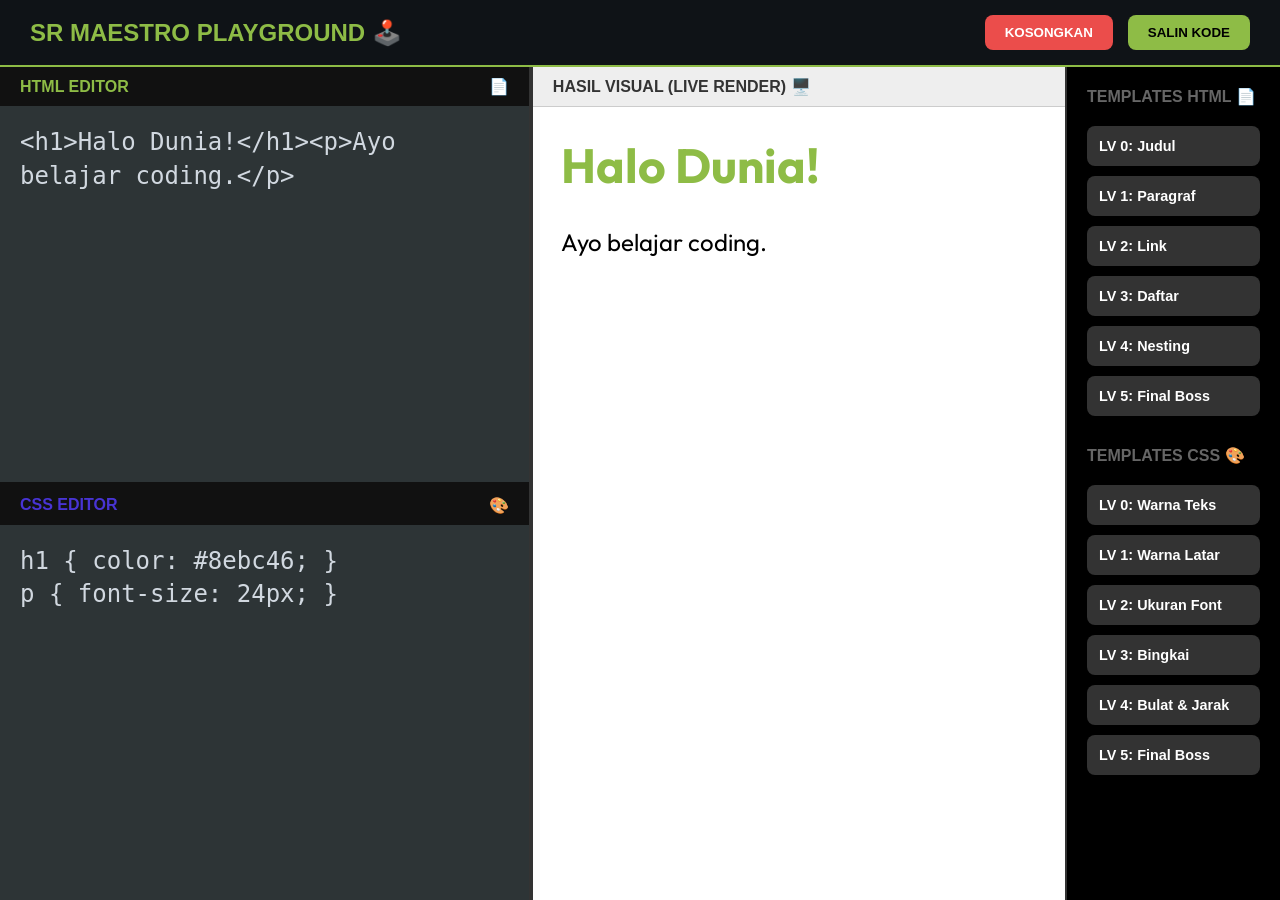
<file: LATIHAN CODING/SR MASTER PLAYGROUND - Live Code 🕹️.html>
<!DOCTYPE html>
<!-- saved from url=(0047)https://ebadrus.my.id/materi/SR_PLAYGROUND.html -->
<html lang="id"><head><meta http-equiv="Content-Type" content="text/html; charset=UTF-8">
    
    <meta name="viewport" content="width=device-width, initial-scale=1.0">
    <title>SR MASTER PLAYGROUND - Live Code 🕹️</title>
    <link href="./SR MASTER PLAYGROUND - Live Code 🕹️_files/css2" rel="stylesheet">
    <style>
        :root {
            --bg-dark: #1e272e;
            --sr-green: #8ebc46;
            --sr-purple: #4834d4;
            --accent: #eb4d4b;
        }

        * {
            box-sizing: border-box;
            margin: 0;
            padding: 0;
        }

        body {
            font-family: 'Outfit', sans-serif;
            background-color: var(--bg-dark);
            color: white;
            height: 100vh;
            display: flex;
            flex-direction: column;
            overflow: hidden;
        }

        /* Nav Header */
        nav {
            padding: 15px 30px;
            background: rgba(0, 0, 0, 0.5);
            display: flex;
            justify-content: space-between;
            align-items: center;
            border-bottom: 2px solid var(--sr-green);
        }

        .logo {
            font-weight: 800;
            font-size: 1.5rem;
            color: var(--sr-green);
        }

        .controls {
            display: flex;
            gap: 15px;
        }

        /* Main Workspace */
        main {
            flex: 1;
            display: flex;
            min-height: 0;
        }

        /* Left Side: Editor */
        .editor-container {
            width: 50%;
            height: 100%;
            display: flex;
            flex-direction: column;
            border-right: 4px solid #333;
            background: #2d3436;
        }

        .editor-header {
            padding: 10px 20px;
            background: #111;
            font-size: 1rem;
            font-weight: 800;
            display: flex;
            justify-content: space-between;
            align-items: center;
        }

        .editor-header span {
            color: var(--sr-green);
        }

        .editor-header.css-label span {
            color: var(--sr-purple);
        }

        textarea {
            flex: 1;
            background: transparent;
            color: #d1d8e0;
            border: none;
            padding: 20px;
            font-family: 'JetBrains Mono', monospace;
            font-size: 1.5rem;
            resize: none;
            outline: none;
            line-height: 1.4;
        }

        /* Right Side: Preview */
        .preview-container {
            width: 50%;
            height: 100%;
            background: white;
            display: flex;
            flex-direction: column;
        }

        .preview-header {
            padding: 10px 20px;
            background: #eee;
            color: #333;
            font-weight: 800;
            border-bottom: 1px solid #ccc;
            display: flex;
            align-items: center;
        }

        iframe {
            flex: 1;
            width: 100%;
            border: none;
            background: white;
        }

        /* Level Selector Sidebar */
        .presets {
            width: 250px;
            background: #000;
            padding: 20px;
            display: flex;
            flex-direction: column;
            gap: 10px;
            border-left: 2px solid #333;
        }

        .presets h3 {
            font-size: 1rem;
            margin-bottom: 10px;
            color: #666;
        }

        button.preset-btn {
            background: #333;
            color: white;
            border: none;
            padding: 12px;
            border-radius: 8px;
            cursor: pointer;
            text-align: left;
            font-size: 0.9rem;
            font-weight: 700;
            transition: 0.3s;
        }

        button.preset-btn:hover {
            background: var(--sr-green);
            color: black;
        }

        button.action-btn {
            background: var(--sr-green);
            color: black;
            border: none;
            padding: 10px 20px;
            border-radius: 8px;
            font-weight: 800;
            cursor: pointer;
        }

        button.clear-btn {
            background: var(--accent);
            color: white;
        }

        /* Animation */
        .flash {
            animation: flashEffect 0.5s ease-out;
        }

        @keyframes flashEffect {
            from {
                opacity: 0.5;
            }

            to {
                opacity: 1;
            }
        }
    </style>
</head>

<body>

    <nav>
        <div class="logo">SR MAESTRO PLAYGROUND 🕹️</div>
        <div class="controls">
            <button class="action-btn clear-btn" onclick="clearCode()">KOSONGKAN</button>
            <button class="action-btn" onclick="copyCode()">SALIN KODE</button>
        </div>
    </nav>

    <main>
        <!-- EDITORS -->
        <div class="editor-container">
            <div class="editor-header"><span>HTML EDITOR</span> 📄</div>
            <textarea id="htmlInput" placeholder="Ketik HTML di sini..." oninput="updatePreview()">&lt;h1&gt;Halo Dunia!&lt;/h1&gt;&lt;p&gt;Ayo belajar coding.&lt;/p&gt;</textarea>

            <div class="editor-header css-label" style="border-top: 4px solid #111;"><span>CSS EDITOR</span> 🎨</div>
            <textarea id="cssInput" placeholder="Ketik CSS di sini..." oninput="updatePreview()">h1 { color: #8ebc46; }
p { font-size: 24px; }</textarea>
        </div>

        <!-- PREVIEW -->
        <div class="preview-container">
            <div class="preview-header">HASIL VISUAL (LIVE RENDER) 🖥️</div>
            <iframe id="preview" src="./SR MASTER PLAYGROUND - Live Code 🕹️_files/saved_resource.html"></iframe>
        </div>

        <!-- PRESETS -->
        <div class="presets">
            <h3>TEMPLATES HTML 📄</h3>
            <button class="preset-btn" onclick="loadTemplate(&#39;h1&#39;, &#39;&lt;h1&gt;Halo Sekolah Rakyat&lt;/h1&gt;&#39;)">LV 0:
                Judul</button>
            <button class="preset-btn" onclick="loadTemplate(&#39;p&#39;, &#39;&lt;p&gt;Ini adalah cerita pendek saya...&lt;/p&gt;&#39;)">LV 1:
                Paragraf</button>
            <button class="preset-btn" onclick="loadTemplate(&#39;a&#39;, &#39;&lt;a href=&quot;#&quot;&gt;Link Klik Disini&lt;/a&gt;&#39;)">LV 2:
                Link</button>
            <button class="preset-btn" onclick="loadTemplate(&#39;ul&#39;, &#39;&lt;ul&gt;\n  &lt;li&gt;Mobil&lt;/li&gt;\n  &lt;li&gt;Robot&lt;/li&gt;\n&lt;/ul&gt;&#39;)">LV
                3: Daftar</button>
            <button class="preset-btn" onclick="loadTemplate(&#39;nest&#39;, &#39;&lt;p&gt;Saya &lt;b&gt;&lt;i&gt;Juara&lt;/i&gt;&lt;/b&gt; Coding&lt;/p&gt;&#39;)">LV
                4: Nesting</button>
            <button class="preset-btn" onclick="loadTemplate(&#39;empty&#39;, &#39;&#39;)">LV 5: Final Boss</button>

            <h3 style="margin-top:20px;">TEMPLATES CSS 🎨</h3>
            <button class="preset-btn" onclick="loadCSS(&#39;p {\n  color: red;\n}&#39;)">LV 0: Warna Teks</button>
            <button class="preset-btn" onclick="loadCSS(&#39;div {\n  background-color: yellow;\n}&#39;)">LV 1: Warna
                Latar</button>
            <button class="preset-btn" onclick="loadCSS(&#39;h1 {\n  font-size: 80px;\n}&#39;)">LV 2: Ukuran Font</button>
            <button class="preset-btn" onclick="loadCSS(&#39;div {\n  border: 10px solid black;\n  padding: 20px;\n}&#39;)">LV
                3: Bingkai</button>
            <button class="preset-btn" onclick="loadCSS(&#39;div {\n  border: 1px solid red;\n  border-radius: 50px;\n  margin: 20px;\n}&#39;)">LV 4:
                Bulat &amp; Jarak</button>
            <button class="preset-btn" onclick="loadCSS(&#39;&#39;)">LV 5: Final Boss</button>
        </div>
    </main>

    <script>
        const htmlEditor = document.getElementById('htmlInput');
        const cssEditor = document.getElementById('cssInput');
        const preview = document.getElementById('preview');

        function updatePreview() {
            const html = htmlEditor.value;
            const css = `<style>${cssEditor.value}</style>`;
            const source = `
                <!DOCTYPE html>
                <html>
                <head>
                    <link href="https://fonts.googleapis.com/css2?family=Outfit:wght@400;700&display=swap" rel="stylesheet">
                    <style>
                        body { font-family: 'Outfit', sans-serif; padding: 20px; font-size: 1.5rem; word-wrap: break-word; }
                        h1 { font-size: 3rem; margin-top: 0; }
                    </style>
                    ${css}
                </head>
                <body>${html}</body>
                </html>
            `;

            const doc = preview.contentDocument || preview.contentWindow.document;
            doc.open();
            doc.write(source);
            doc.close();
        }

        function loadTemplate(type, code) {
            htmlEditor.value = code;
            htmlEditor.classList.add('flash');
            setTimeout(() => htmlEditor.classList.remove('flash'), 500);
            updatePreview();
        }

        function loadCSS(code) {
            cssEditor.value = code;
            cssEditor.classList.add('flash');
            setTimeout(() => cssEditor.classList.remove('flash'), 500);
            updatePreview();
        }

        function clearCode() {
            if (confirm('Hapus semua kode?')) {
                htmlEditor.value = '';
                cssEditor.value = '';
                updatePreview();
            }
        }

        function copyCode() {
            const fullCode = `<!-- HTML -->\n${htmlEditor.value}\n\n/* CSS */\n${cssEditor.value}`;
            navigator.clipboard.writeText(fullCode).then(() => {
                alert('Kode berhasil disalin ke Clipboard!');
            });
        }

        // Initial update
        window.onload = updatePreview;
    </script>


</body></html>
</file>
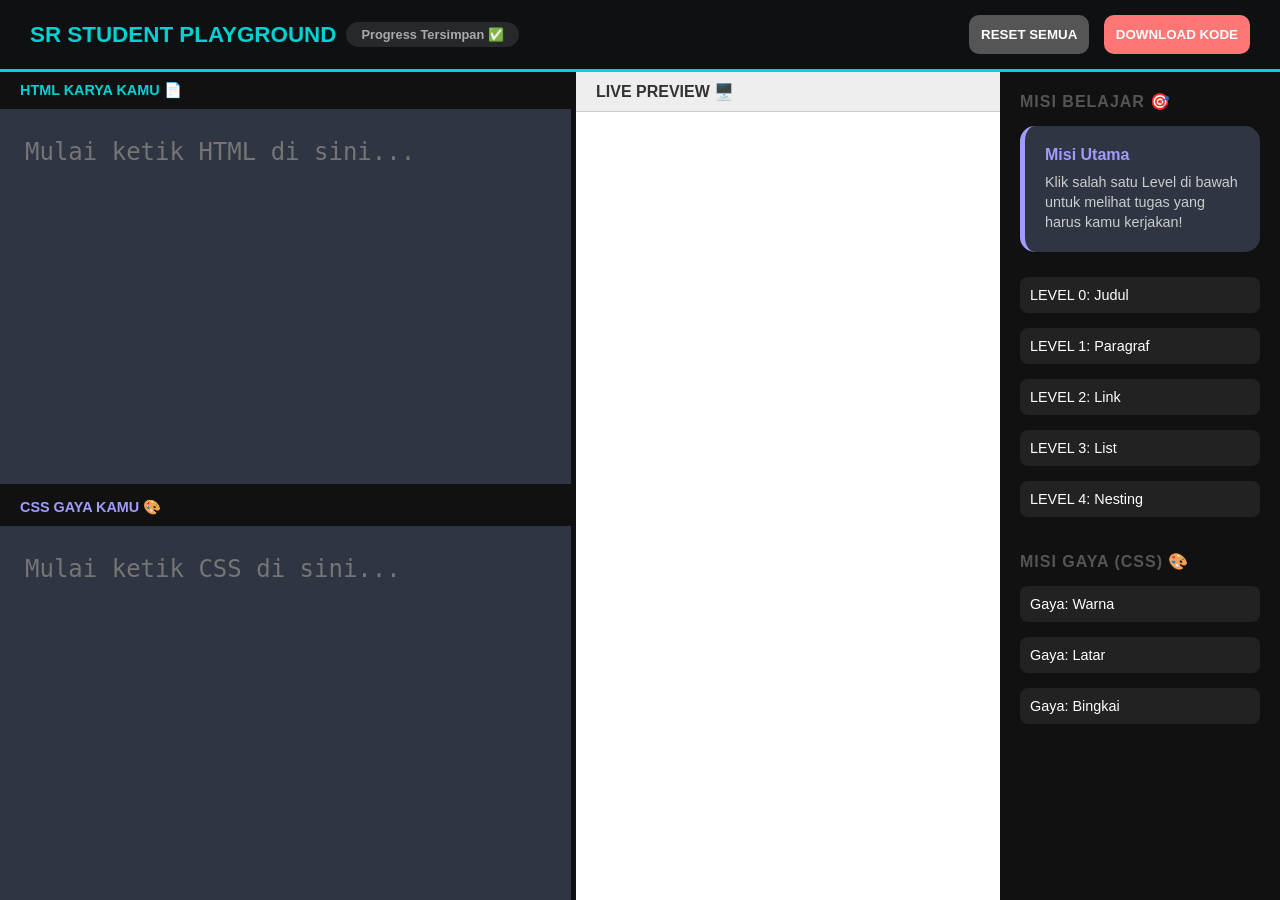
<file: LATIHAN CODING/SR STUDENT PLAYGROUND - Simpan Progress 🕹️.html>
<!DOCTYPE html>
<!-- saved from url=(0055)https://ebadrus.my.id/materi/SR_STUDENT_PLAYGROUND.html -->
<html lang="id"><head><meta http-equiv="Content-Type" content="text/html; charset=UTF-8">
    
    <meta name="viewport" content="width=device-width, initial-scale=1.0">
    <title>SR STUDENT PLAYGROUND - Simpan Progress 🕹️</title>
    <link href="./SR STUDENT PLAYGROUND - Simpan Progress 🕹️_files/css2" rel="stylesheet">
    <style>
        :root {
            --bg-dark: #1e2124;
            --sr-green: #00d2d3;
            --sr-purple: #a29bfe;
            --accent: #ff7675;
            --box: #2f3542;
        }

        * {
            box-sizing: border-box;
            margin: 0;
            padding: 0;
        }

        body {
            font-family: 'Outfit', sans-serif;
            background-color: var(--bg-dark);
            color: white;
            height: 100vh;
            display: flex;
            flex-direction: column;
            overflow: hidden;
        }

        nav {
            padding: 15px 30px;
            background: rgba(0, 0, 0, 0.5);
            display: flex;
            justify-content: space-between;
            align-items: center;
            border-bottom: 3px solid var(--sr-green);
        }

        .logo {
            font-weight: 800;
            font-size: 1.4rem;
            color: var(--sr-green);
            display: flex;
            align-items: center;
            gap: 10px;
        }

        .save-indicator {
            font-size: 0.8rem;
            background: rgba(255, 255, 255, 0.1);
            padding: 5px 15px;
            border-radius: 20px;
            color: #aaa;
        }

        main {
            flex: 1;
            display: flex;
            min-height: 0;
        }

        .editor-side {
            width: 45%;
            height: 100%;
            display: flex;
            flex-direction: column;
            border-right: 5px solid #111;
            background: var(--box);
        }

        .editor-label {
            padding: 10px 20px;
            background: #111;
            font-size: 0.9rem;
            font-weight: 800;
            color: var(--sr-green);
            display: flex;
            justify-content: space-between;
        }

        textarea {
            flex: 1;
            background: transparent;
            color: #fff;
            border: none;
            padding: 25px;
            font-family: 'JetBrains Mono', monospace;
            font-size: 1.5rem;
            resize: none;
            outline: none;
            line-height: 1.5;
        }

        .preview-side {
            flex: 1;
            background: white;
            display: flex;
            flex-direction: column;
        }

        .preview-label {
            padding: 10px 20px;
            background: #eee;
            color: #333;
            font-weight: 800;
            border-bottom: 1px solid #ccc;
        }

        iframe {
            flex: 1;
            border: none;
            background: white;
        }

        /* Sidebar Missions */
        .mission-sidebar {
            width: 280px;
            background: #111;
            padding: 20px;
            display: flex;
            flex-direction: column;
            gap: 15px;
            overflow-y: auto;
        }

        .mission-sidebar h3 {
            font-size: 1rem;
            color: #555;
            text-transform: uppercase;
            letter-spacing: 1px;
        }

        .mission-goal-box {
            background: var(--box);
            padding: 20px;
            border-radius: 15px;
            border-left: 5px solid var(--sr-purple);
            margin-bottom: 10px;
        }

        .mission-goal-box h4 {
            font-size: 1rem;
            margin-bottom: 8px;
            color: var(--sr-purple);
        }

        .mission-goal-box p {
            font-size: 0.9rem;
            color: #ccc;
            line-height: 1.4;
        }

        button.control-btn {
            background: var(--accent);
            color: white;
            border: none;
            padding: 12px;
            border-radius: 10px;
            font-weight: 800;
            cursor: pointer;
            transition: 0.3s;
        }

        button.control-btn:hover {
            filter: brightness(1.2);
        }

        .level-btn {
            background: #222;
            color: white;
            border: none;
            padding: 10px;
            text-align: left;
            border-radius: 8px;
            font-size: 0.9rem;
            cursor: pointer;
        }

        .level-btn:hover {
            background: var(--sr-green);
            color: black;
        }

        .level-btn.active {
            border: 2px solid var(--sr-green);
            background: #333;
        }
    </style>
</head>

<body>

    <nav>
        <div class="logo">SR STUDENT PLAYGROUND <span class="save-indicator" id="saveStatus">Progress Tersimpan ✅</span>
        </div>
        <div>
            <button class="control-btn" onclick="resetPlayground()" style="background:#555; margin-right: 10px;">RESET
                SEMUA</button>
            <button class="control-btn" onclick="downloadCode()">DOWNLOAD KODE</button>
        </div>
    </nav>

    <main>
        <!-- EDITORS -->
        <div class="editor-side">
            <div class="editor-label">HTML KARYA KAMU 📄</div>
            <textarea id="htmlCode" placeholder="Mulai ketik HTML di sini..." oninput="handleInput()"></textarea>

            <div class="editor-label" style="border-top: 5px solid #111; color: var(--sr-purple);">CSS GAYA KAMU 🎨
            </div>
            <textarea id="cssCode" placeholder="Mulai ketik CSS di sini..." oninput="handleInput()"></textarea>
        </div>

        <!-- PREVIEW -->
        <div class="preview-side">
            <div class="preview-label">LIVE PREVIEW 🖥️</div>
            <iframe id="preview" src="./SR STUDENT PLAYGROUND - Simpan Progress 🕹️_files/saved_resource.html"></iframe>
        </div>

        <!-- MISSIONS PROMPT -->
        <div class="mission-sidebar">
            <h3>MISI BELAJAR 🎯</h3>
            <div id="missionDisplay" class="mission-goal-box">
                <h4 id="missionTitle">Misi Utama</h4>
                <p id="missionDesc">Klik salah satu Level di bawah untuk melihat tugas yang harus kamu kerjakan!</p>
            </div>

            <button class="level-btn" onclick="setMission(0, &#39;Buat Judul&#39;, &#39;Gunakan h1 untuk membuat judul bertuliskan nama kamu.&#39;)">LEVEL 0:
                Judul</button>
            <button class="level-btn" onclick="setMission(1, &#39;Buat Cerita&#39;, &#39;Gunakan p untuk menulis satu kalimat tentang hobi kamu.&#39;)">LEVEL
                1: Paragraf</button>
            <button class="level-btn" onclick="setMission(2, &#39;Link Keren&#39;, &#39;Buatlah tag a yang menuju ke website favoritmu.&#39;)">LEVEL 2:
                Link</button>
            <button class="level-btn" onclick="setMission(3, &#39;Daftar Mainan&#39;, &#39;Gunakan ul dan li untuk membuat daftar 3 mainan favorit.&#39;)">LEVEL
                3: List</button>
            <button class="level-btn" onclick="setMission(4, &#39;Tebal &amp; Miring&#39;, &#39;Gunakan b dan i di dalam sebuah paragraf agar teksnya keren.&#39;)">LEVEL
                4: Nesting</button>

            <h3 style="margin-top:20px;">MISI GAYA (CSS) 🎨</h3>
            <button class="level-btn" onclick="setMission(&#39;c0&#39;, &#39;Warna-Warni&#39;, &#39;Ubah warna text h1 menjadi warna kesukaanmu (misal: red, blue, green).&#39;)">Gaya:
                Warna</button>
            <button class="level-btn" onclick="setMission(&#39;c1&#39;, &#39;Cat Latar&#39;, &#39;Gunakan background-color untuk mewarnai seluruh halaman atau satu kotak.&#39;)">Gaya:
                Latar</button>
            <button class="level-btn" onclick="setMission(&#39;c2&#39;, &#39;Bingkai Foto&#39;, &#39;Gunakan border dan border-radius untuk membuat sebuah kotak yang ujungnya bulat.&#39;)">Gaya:
                Bingkai</button>
        </div>
    </main>

    <script>
        const htmlTarget = document.getElementById('htmlCode');
        const cssTarget = document.getElementById('cssCode');
        const preview = document.getElementById('preview');
        const status = document.getElementById('saveStatus');

        // Initial Load from LocalStorage
        window.onload = () => {
            const savedHTML = localStorage.getItem('sr_html');
            const savedCSS = localStorage.getItem('sr_css');

            if (savedHTML) htmlTarget.value = savedHTML;
            if (savedCSS) cssTarget.value = savedCSS;

            updatePreview();
        };

        function handleInput() {
            // Save to LocalStorage
            localStorage.setItem('sr_html', htmlTarget.value);
            localStorage.setItem('sr_css', cssTarget.value);

            // Visual feedback for saving
            status.innerText = "Sedang Menyimpan... 💾";
            status.style.color = "#ff9f43";

            updatePreview();

            // Set back to saved
            setTimeout(() => {
                status.innerText = "Progress Tersimpan ✅";
                status.style.color = "#aaa";
            }, 1000);
        }

        function updatePreview() {
            const html = htmlTarget.value;
            const css = `<style>
                body { font-family: 'Outfit', sans-serif; padding: 30px; }
                ${cssTarget.value}
            </style>`;

            const source = `<!DOCTYPE html><html><head>${css}</head><body>${html}</body></html>`;
            const doc = preview.contentDocument || preview.contentWindow.document;
            doc.open();
            doc.write(source);
            doc.close();
        }

        function setMission(id, title, desc) {
            document.getElementById('missionTitle').innerText = title;
            document.getElementById('missionDesc').innerText = desc;

            // Highlight active button
            document.querySelectorAll('.level-btn').forEach(b => b.classList.remove('active'));
            event.target.classList.add('active');
        }

        function resetPlayground() {
            if (confirm('Ini akan menghapus semua kodemu. Kamu yakin?')) {
                localStorage.removeItem('sr_html');
                localStorage.removeItem('sr_css');
                htmlTarget.value = '';
                cssTarget.value = '';
                updatePreview();
            }
        }

        function downloadCode() {
            const content = `<!-- HTML -->\n${htmlTarget.value}\n\n/* CSS */\n${cssTarget.value}`;
            const blob = new Blob([content], { type: 'text/html' });
            const a = document.createElement('a');
            a.href = URL.createObjectURL(blob);
            a.download = 'karya_saya.html';
            a.click();
        }
    </script>


</body></html>
</file>
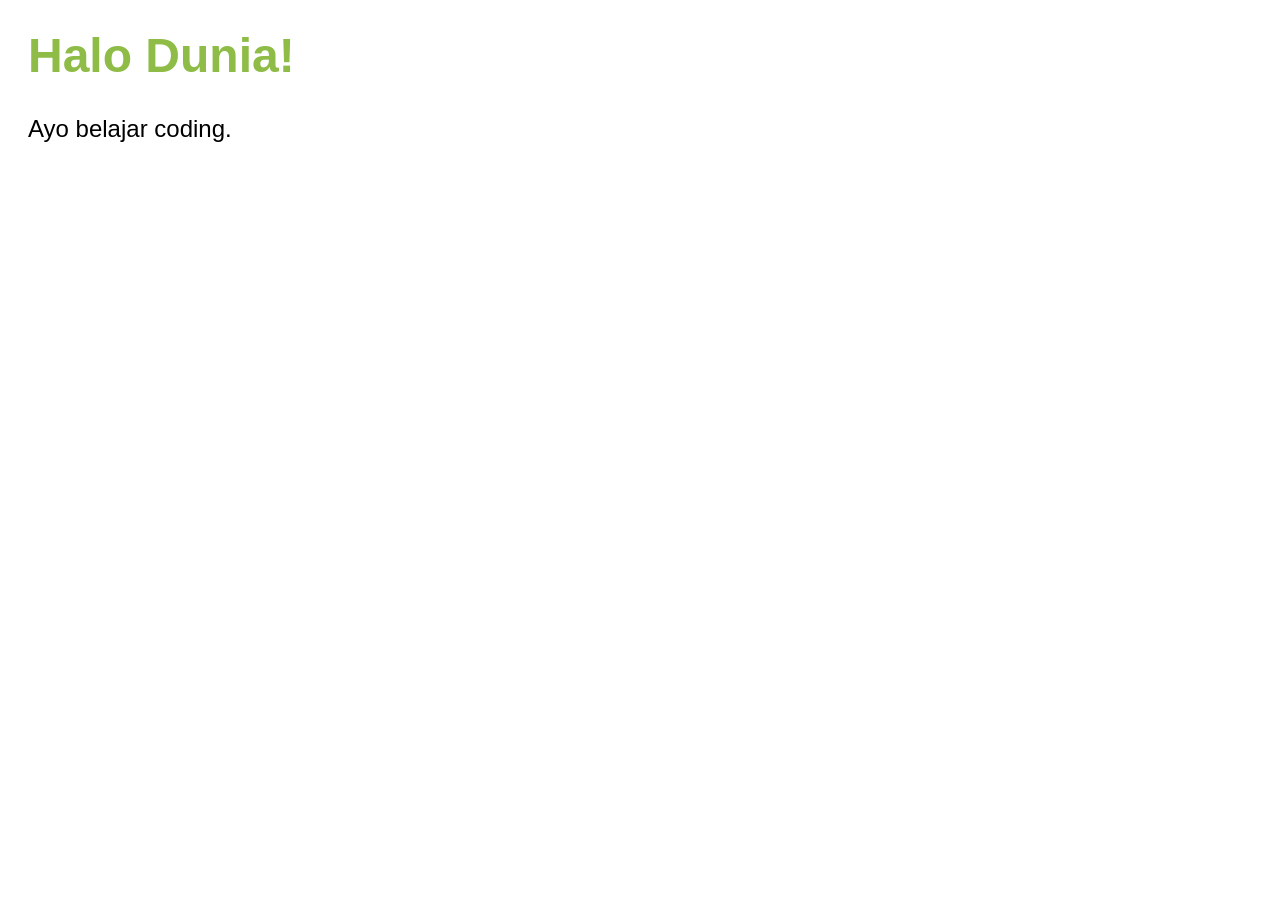
<file: LATIHAN CODING/SR MASTER PLAYGROUND - Live Code 🕹️_files/saved_resource.html>
<!DOCTYPE html>
<!-- saved from url=(0047)https://ebadrus.my.id/materi/SR_PLAYGROUND.html -->
<html><head><meta http-equiv="Content-Type" content="text/html; charset=UTF-8">
                    <link href="./css2(1)" rel="stylesheet">
                    <style>
                        body { font-family: 'Outfit', sans-serif; padding: 20px; font-size: 1.5rem; word-wrap: break-word; }
                        h1 { font-size: 3rem; margin-top: 0; }
                    </style>
                    <style>h1 { color: #8ebc46; }
p { font-size: 24px; }</style>
                </head>
                <body><h1>Halo Dunia!</h1><p>Ayo belajar coding.</p>
                
            </body></html>
</file>
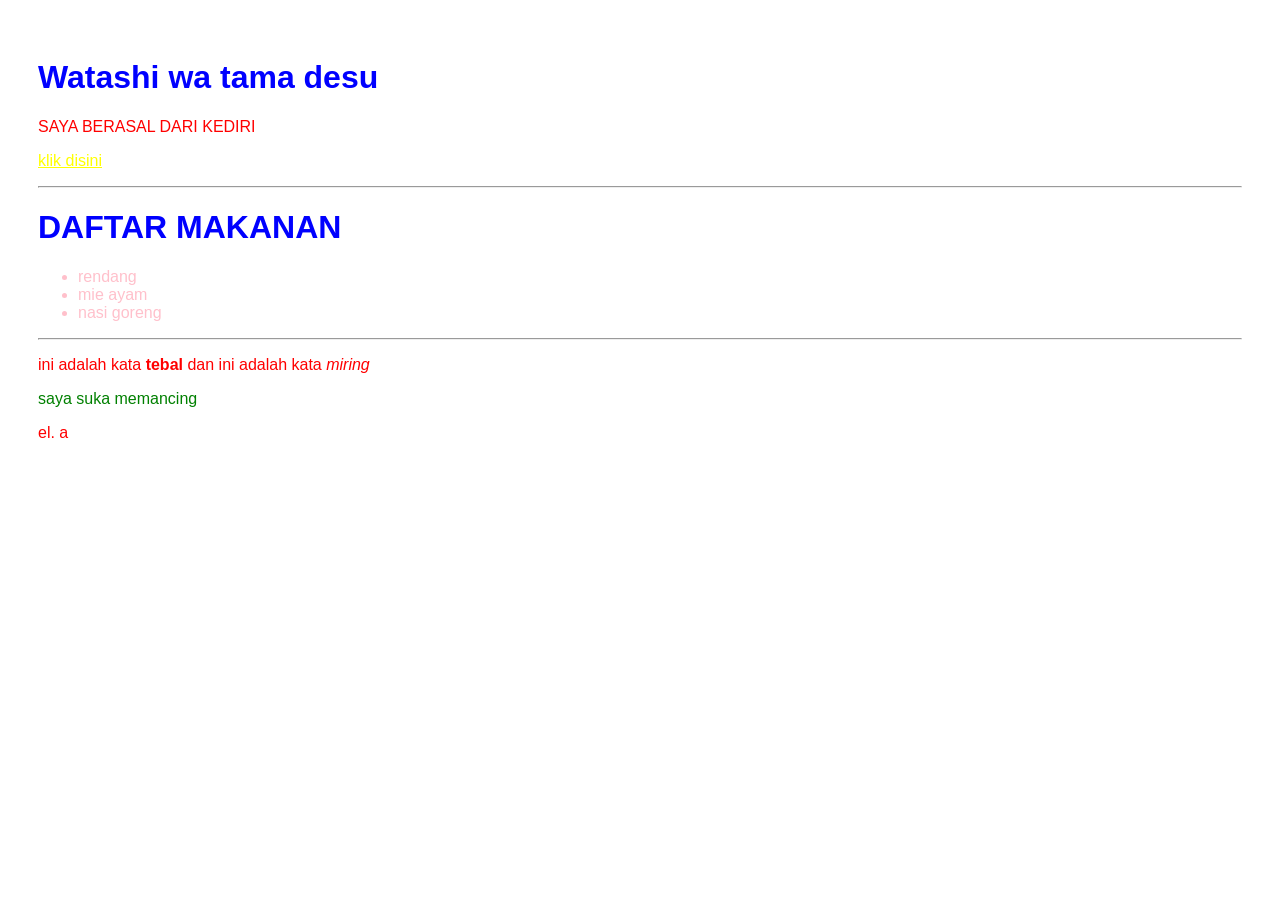
<file: LATIHAN CODING/SR STUDENT PLAYGROUND - Simpan Progress 🕹️_files/saved_resource.html>
<!DOCTYPE html>
<!-- saved from url=(0055)https://ebadrus.my.id/materi/SR_STUDENT_PLAYGROUND.html -->
<html><head><meta http-equiv="Content-Type" content="text/html; charset=UTF-8"><style>
                body { font-family: 'Outfit', sans-serif; padding: 30px; }
                p {
color : red;
}

h1 {
color : blue;
}

a {
color : yellow;
}

li {
color : pink;
}

p1 {
color : green;
}

            </style></head><body><h1> Watashi wa tama desu </h1>
<p> SAYA BERASAL DARI KEDIRI </p><p>
<a href="https://latest.favdojo.com/explore/?gad_source=5&amp;gad_campaignid=22771280122&amp;gclid=EAIaIQobChMIgMWjqpmjkgMVnXSdCR3AtSNNEAEYASAAEgLx-PD_BwE">klik disini</a>

</p><hr>

<h1> DAFTAR MAKANAN </h1>
<ul>
<li> rendang </li>
<li> mie ayam </li>
<li> nasi goreng </li>
</ul>

<hr> 

<p> ini adalah kata <b>tebal</b> dan ini adalah kata <i>miring</i> </p>

<div>
<p1> saya suka memancing <p></p>
</p1></div>

<div id="el_1">
<p> el. a</p>
<div></div></div></body></html>
</file>
<file: LATIHAN SR/.vscode/ucapan/style.css>
:root {
  --mint: #f1ffe2;
  --green: #8fe4b6;
  --deep: #eef8ff;
  --accent: #f2b84b;
}

* {
  box-sizing: border-box;
  margin: 0;
  padding: 0;
}

body {
  min-height: 100vh;
  font-family: "Nunito", sans-serif;
  color: #f5fffb;
  background:
    radial-gradient(circle at 15% 20%, rgba(242, 184, 75, 0.2), transparent 38%),
    radial-gradient(circle at 82% 14%, rgba(143, 228, 182, 0.2), transparent 32%),
    linear-gradient(140deg, #071128, #0a1f33 55%, #102b1e);
}

.eid-card {
  min-height: 100vh;
  display: grid;
  place-items: center;
  position: relative;
  padding: 1.5rem;
  overflow: hidden;
}

.text-box {
  width: min(900px, 100%);
  background: rgba(7, 22, 32, 0.78);
  border: 2px solid rgba(143, 228, 182, 0.35);
  border-radius: 28px;
  padding: clamp(1rem, 3vw, 2rem);
  text-align: center;
  box-shadow: 0 20px 40px rgba(1, 6, 16, 0.45);
  animation: pop-in 0.9s ease both;
}

h1 {
  font-family: "Scheherazade New", serif;
  color: var(--deep);
  font-size: clamp(1.9rem, 4.5vw, 3rem);
  line-height: 1.12;
  text-shadow: 0 0 20px rgba(242, 184, 75, 0.2);
}

p {
  margin-top: 0.35rem;
  color: var(--green);
  font-size: clamp(1rem, 2.5vw, 1.3rem);
  font-weight: 700;
}

figure {
  margin-top: 1rem;
  position: relative;
}

figure img {
  width: 100%;
  max-height: 370px;
  object-fit: cover;
  border-radius: 18px;
  border: 4px solid rgba(242, 184, 75, 0.7);
}

figure img.ketupat {
  width: clamp(100px, 23vw, 230px);
  max-height: none;
  position: absolute;
  right: clamp(-10px, -2vw, -4px);
  bottom: clamp(-35px, -5.2vw, -25px);
  border: 0;
  border-radius: 0;
  z-index: 3;
  animation: float 3s ease-in-out infinite;
  filter: drop-shadow(0 8px 14px rgba(0, 0, 0, 0.45));
}

.ornament,
.lantern {
  position: absolute;
  pointer-events: none;
}

.ornament {
  width: clamp(320px, 46vw, 410px);
  left: 50%;
  bottom: -2.9rem;
  opacity: 0.22;
  transform: translateX(-50%);
  animation: ornament-spin 16s ease-in-out infinite;
}

.lantern {
  width: clamp(90px, 12vw, 150px);
  opacity: 0.86;
  animation: sway 4.2s ease-in-out infinite;
}

.lantern-left {
  left: 5%;
  top: -7%;
}

.lantern-right {
  right: 5%;
  top: -7%;
  animation-delay: 1.2s;
}

@keyframes pop-in {
  from { opacity: 0; transform: scale(0.95); }
  to { opacity: 1; transform: scale(1); }
}

@keyframes float {
  0%,
  100% { transform: translateY(0); }
  50% { transform: translateY(-10px); }
}

@keyframes pulse {
  0%,
  100% { transform: scale(1); }
  50% { transform: scale(1.05); }
}

@keyframes sway {
  0%,
  100% { transform: translateY(0) rotate(0deg); }
  50% { transform: translateY(10px) rotate(3deg); }
}

@keyframes ornament-spin {
  0% { transform: translateX(-50%) rotate(0deg) scale(1); }
  50% { transform: translateX(-50%) rotate(180deg) scale(1.03); }
  100% { transform: translateX(-50%) rotate(360deg) scale(1); }
}

@media (max-width: 600px) {
  .ornament { opacity: 0.14; }
  .lantern { opacity: 0.6; }
  .text-box { border-radius: 20px; }
}
</file>
